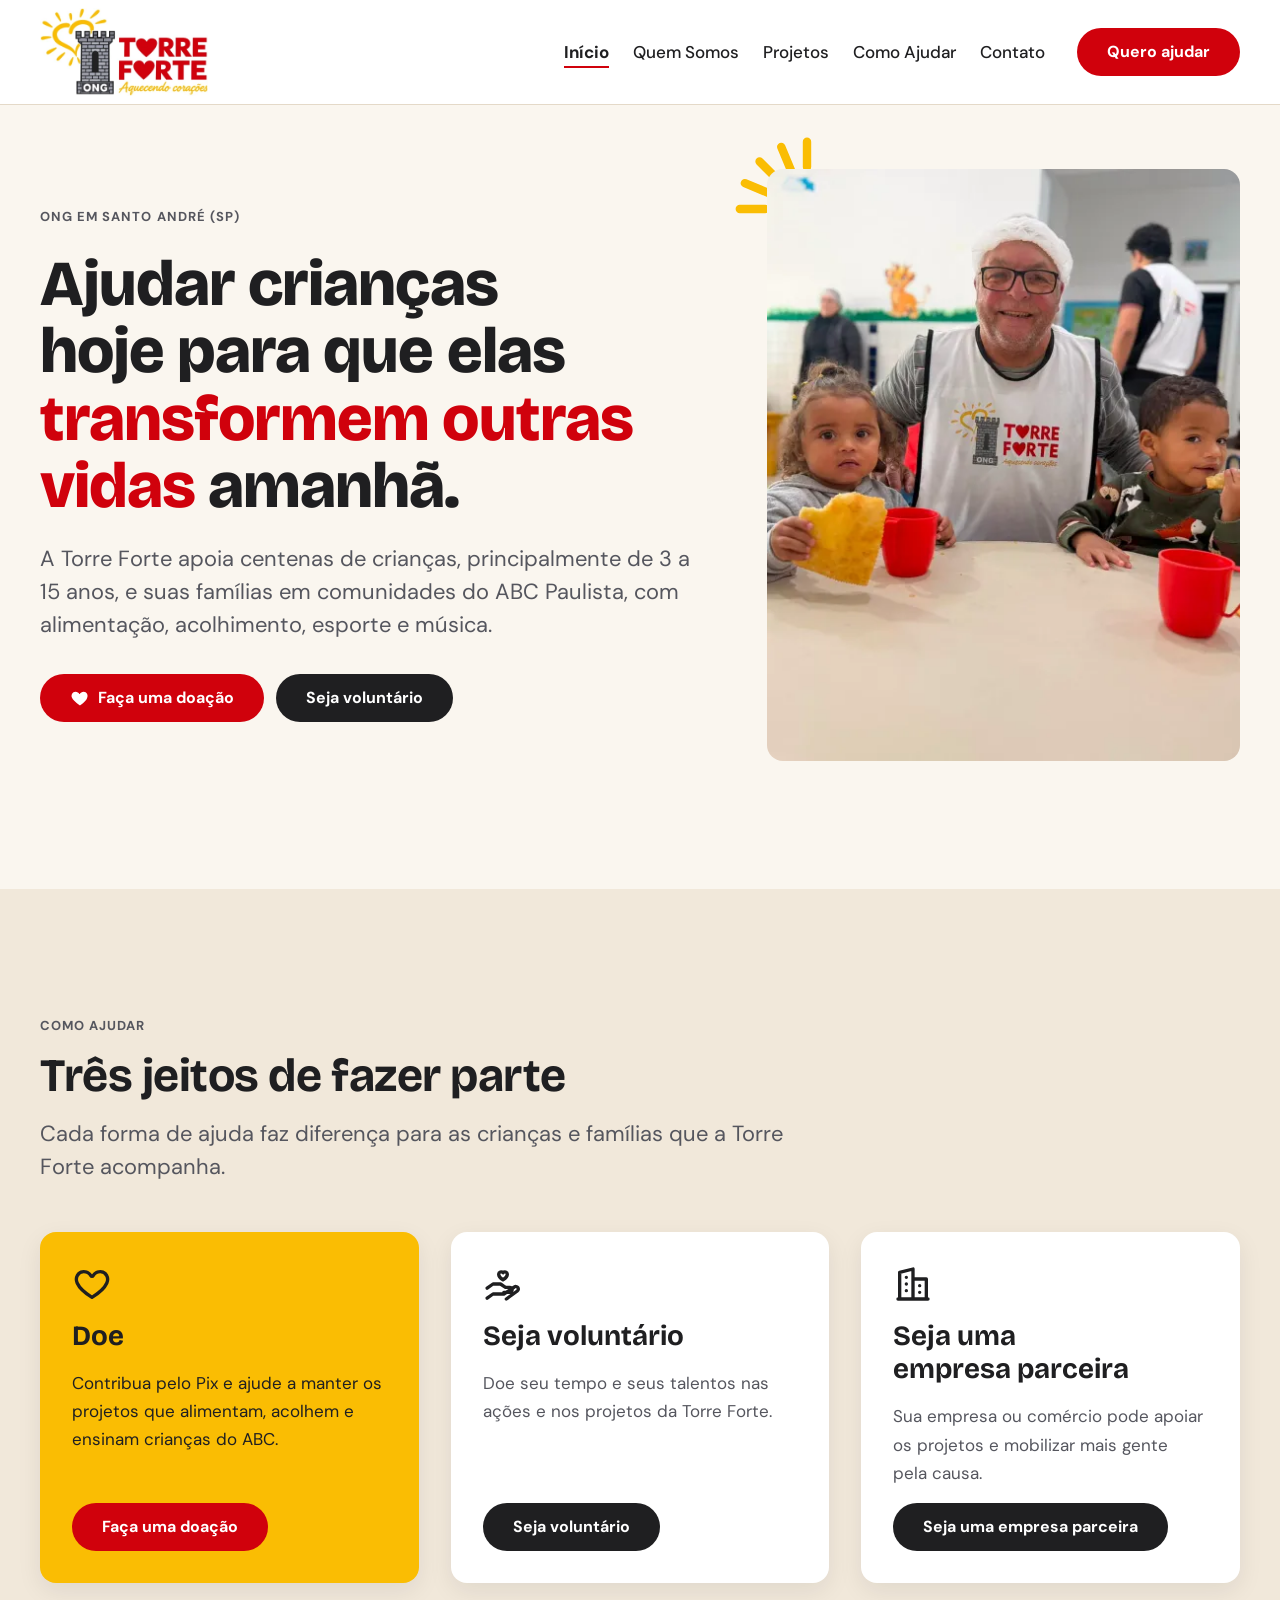
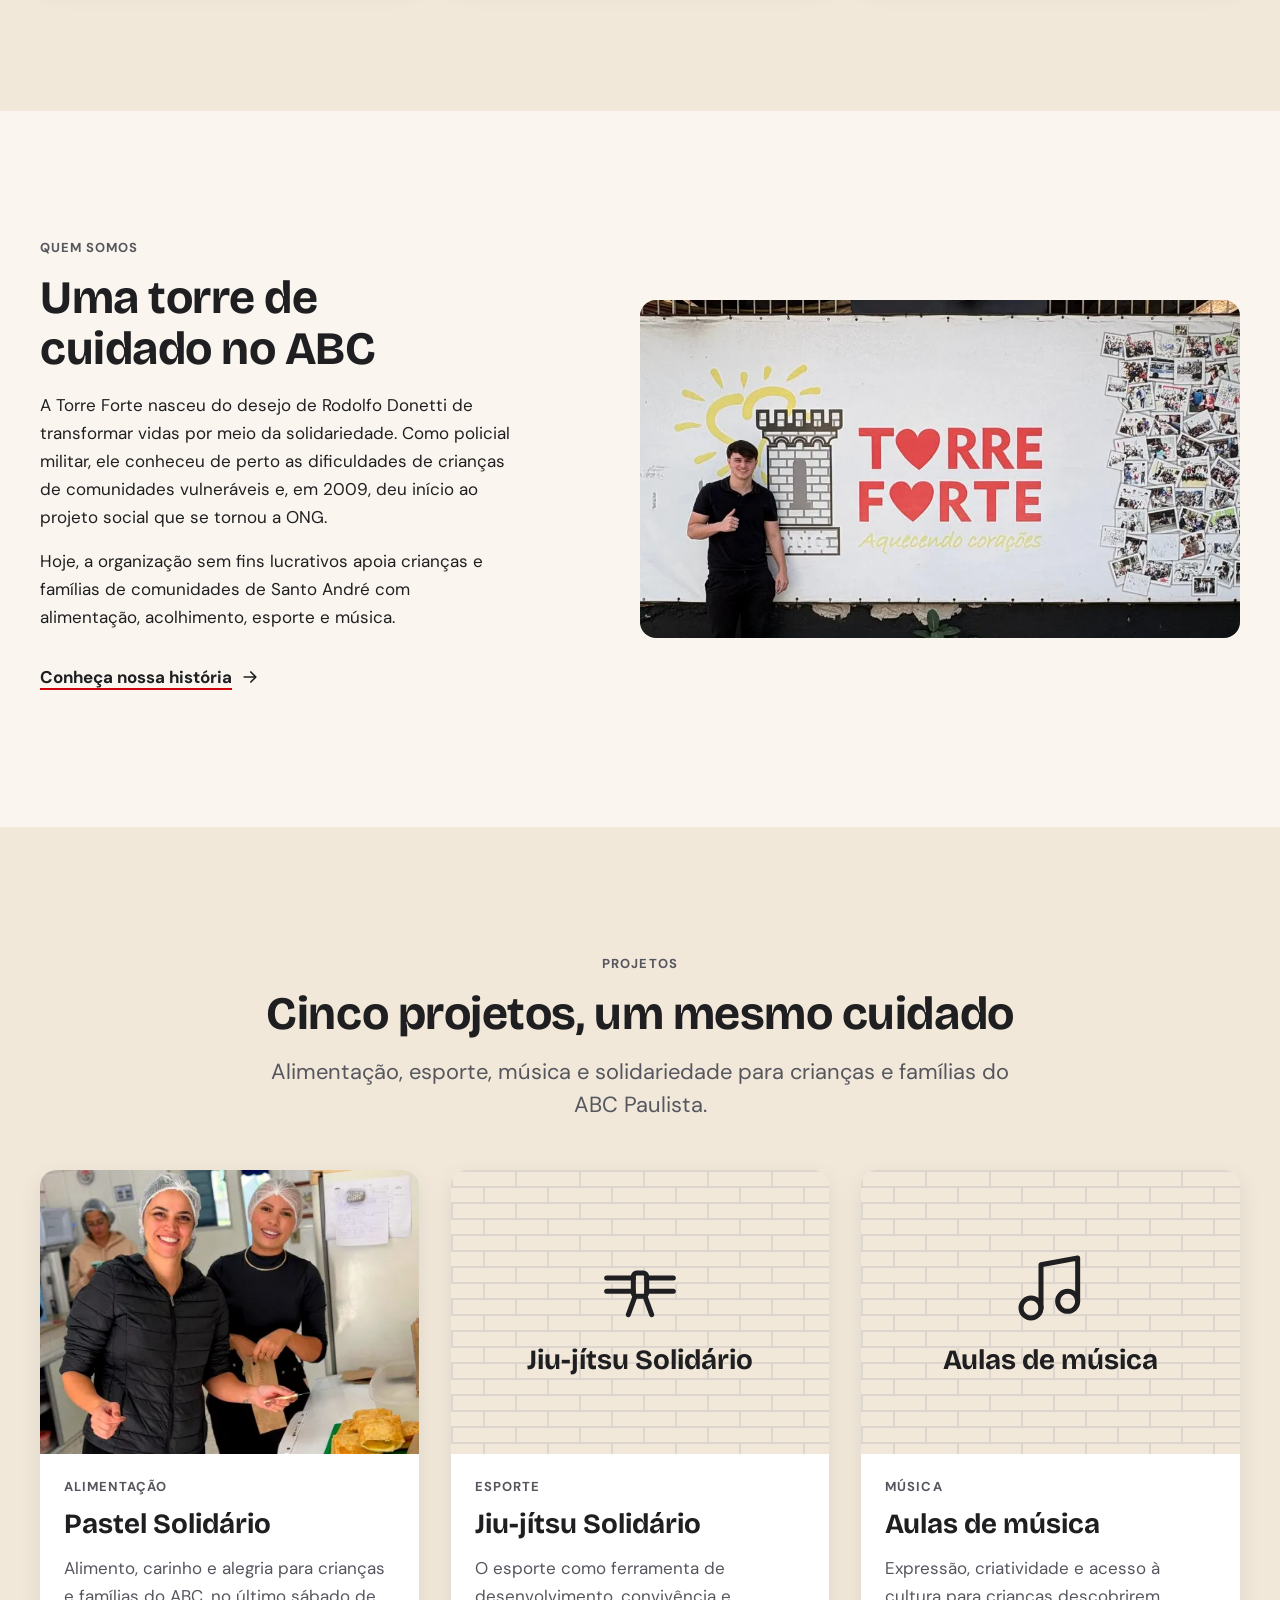
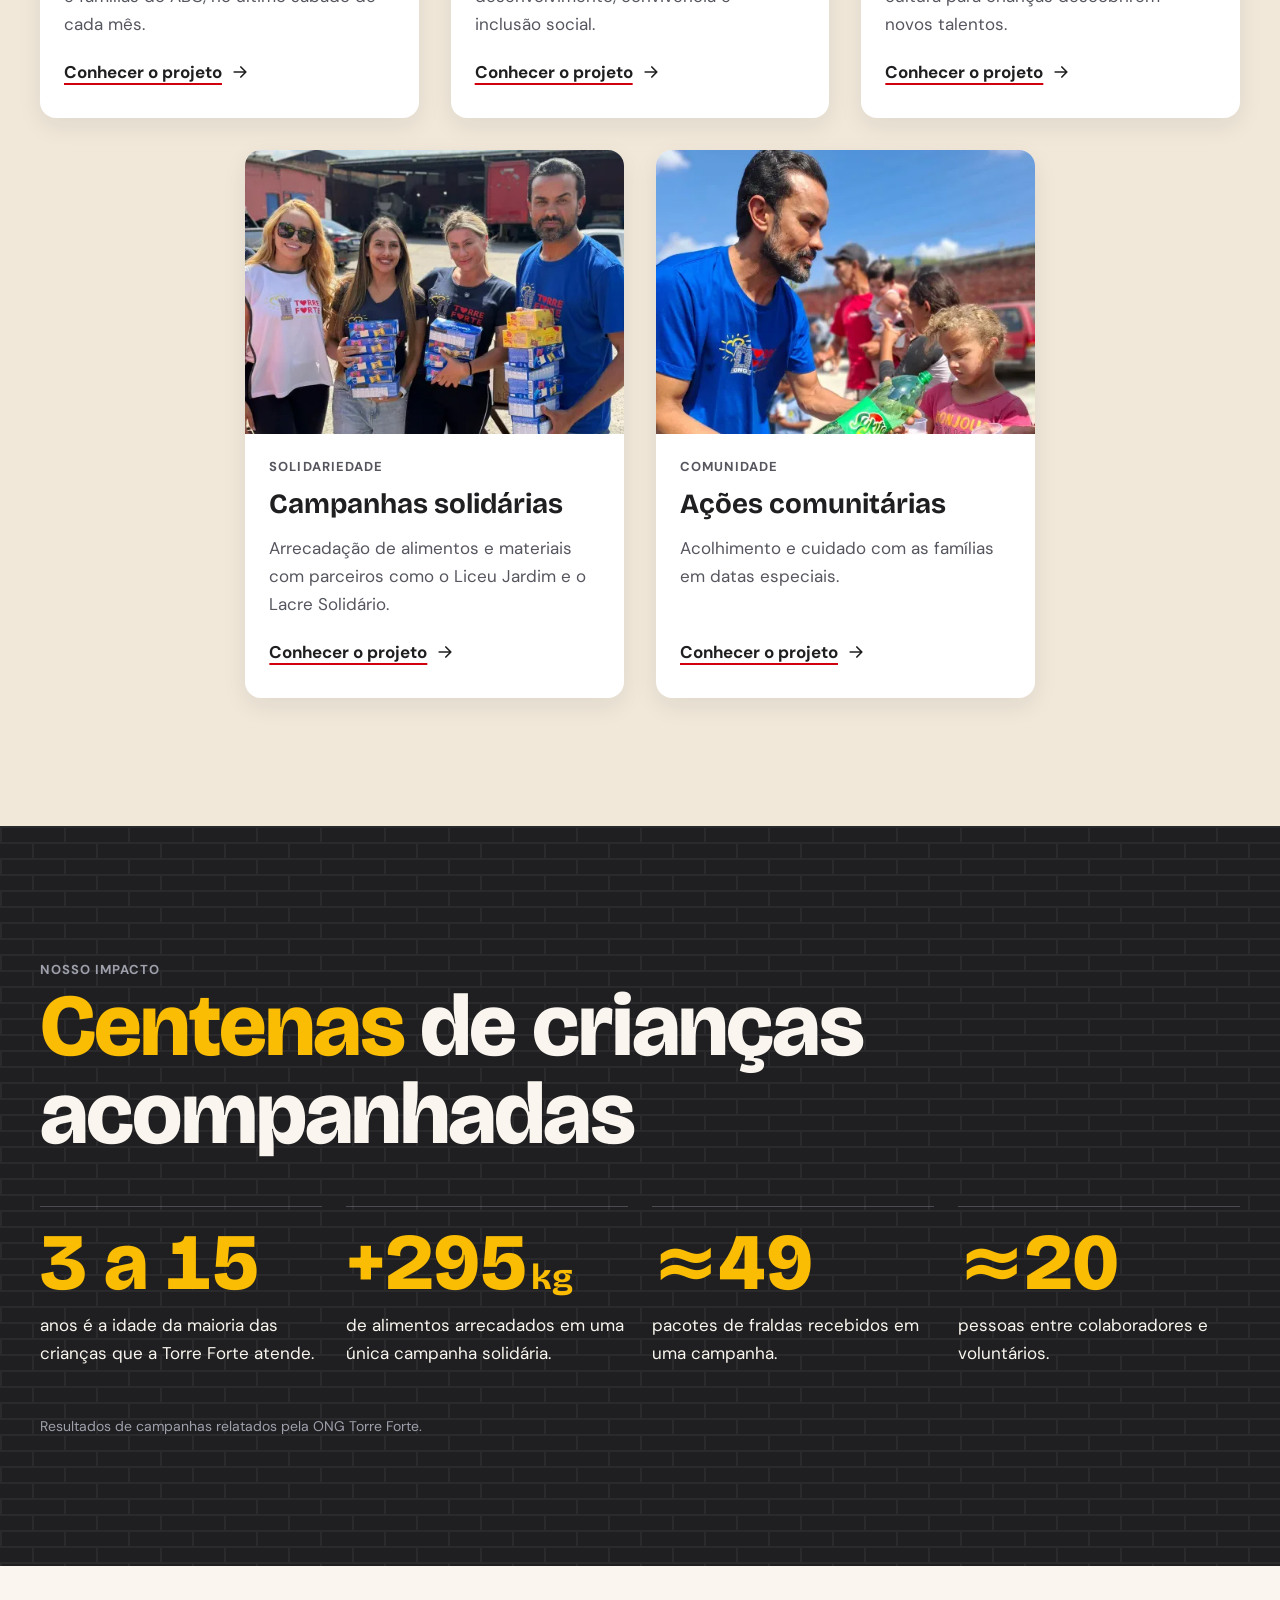
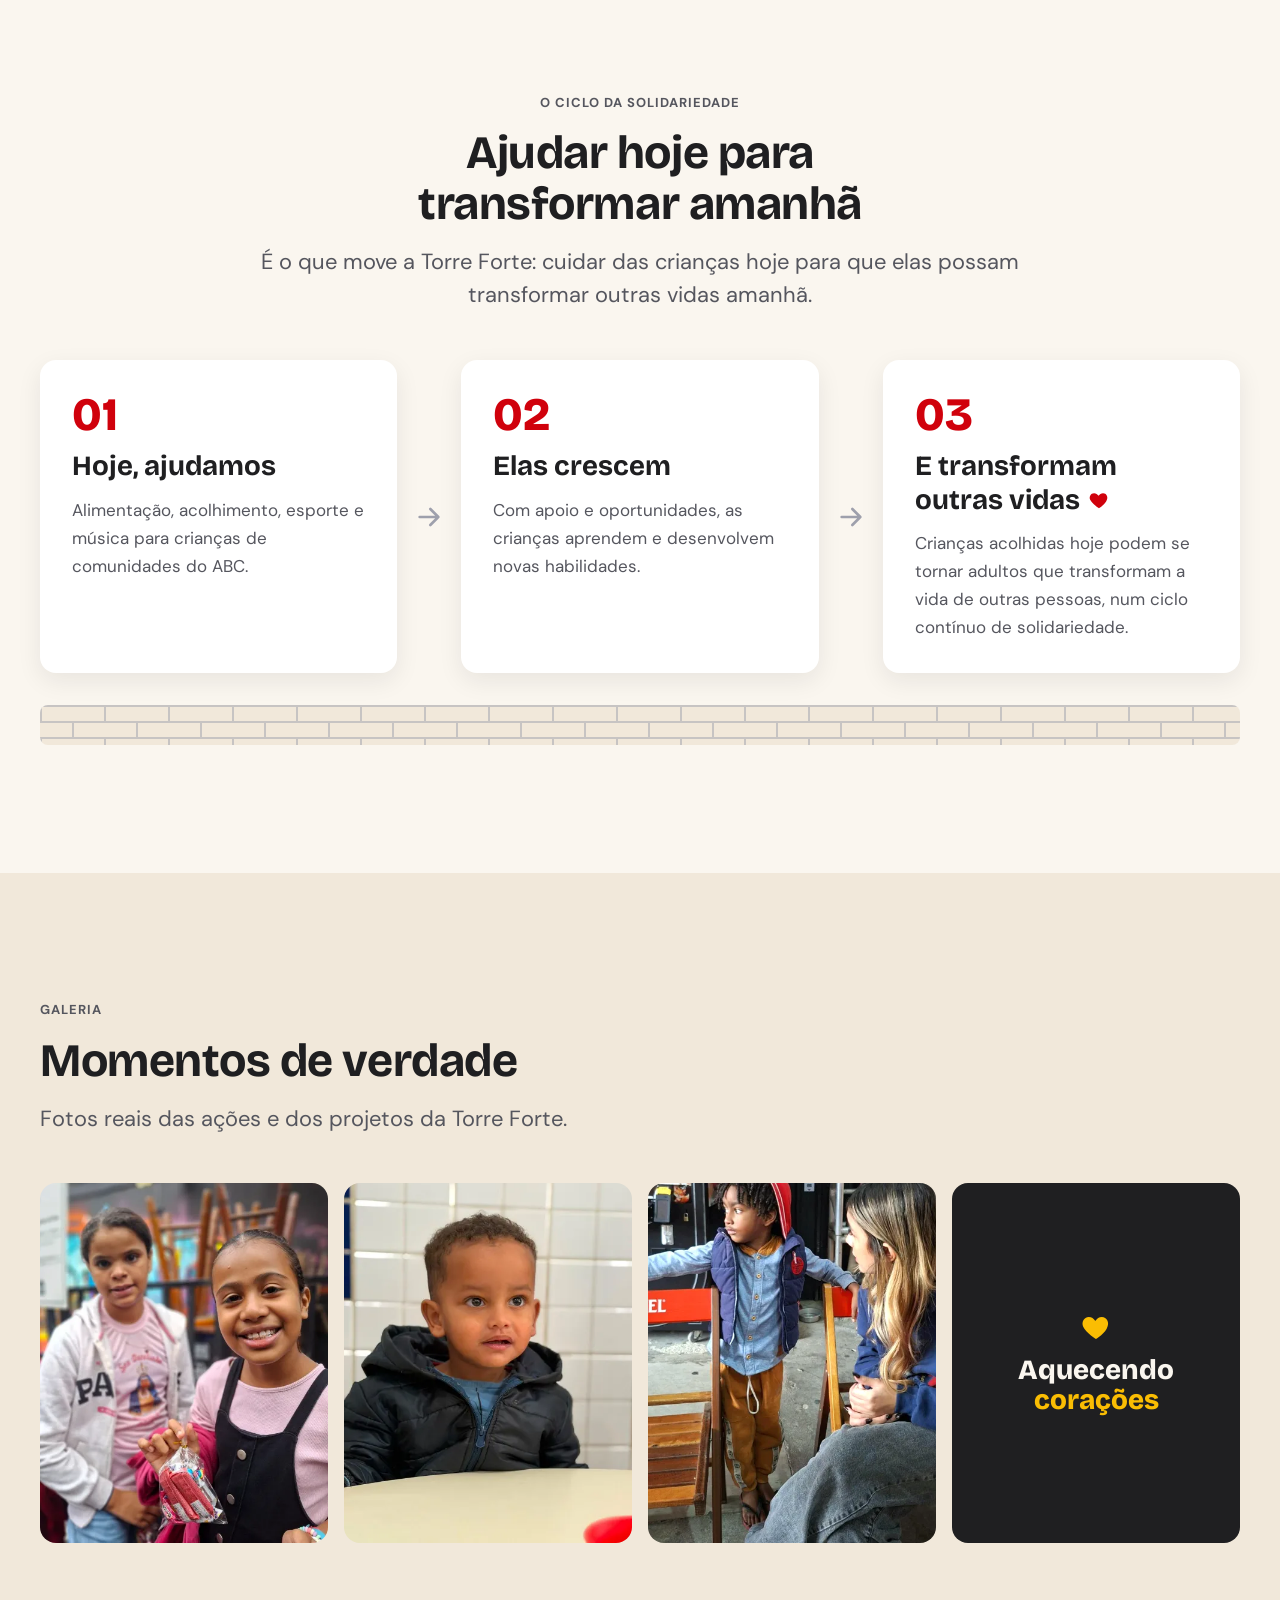
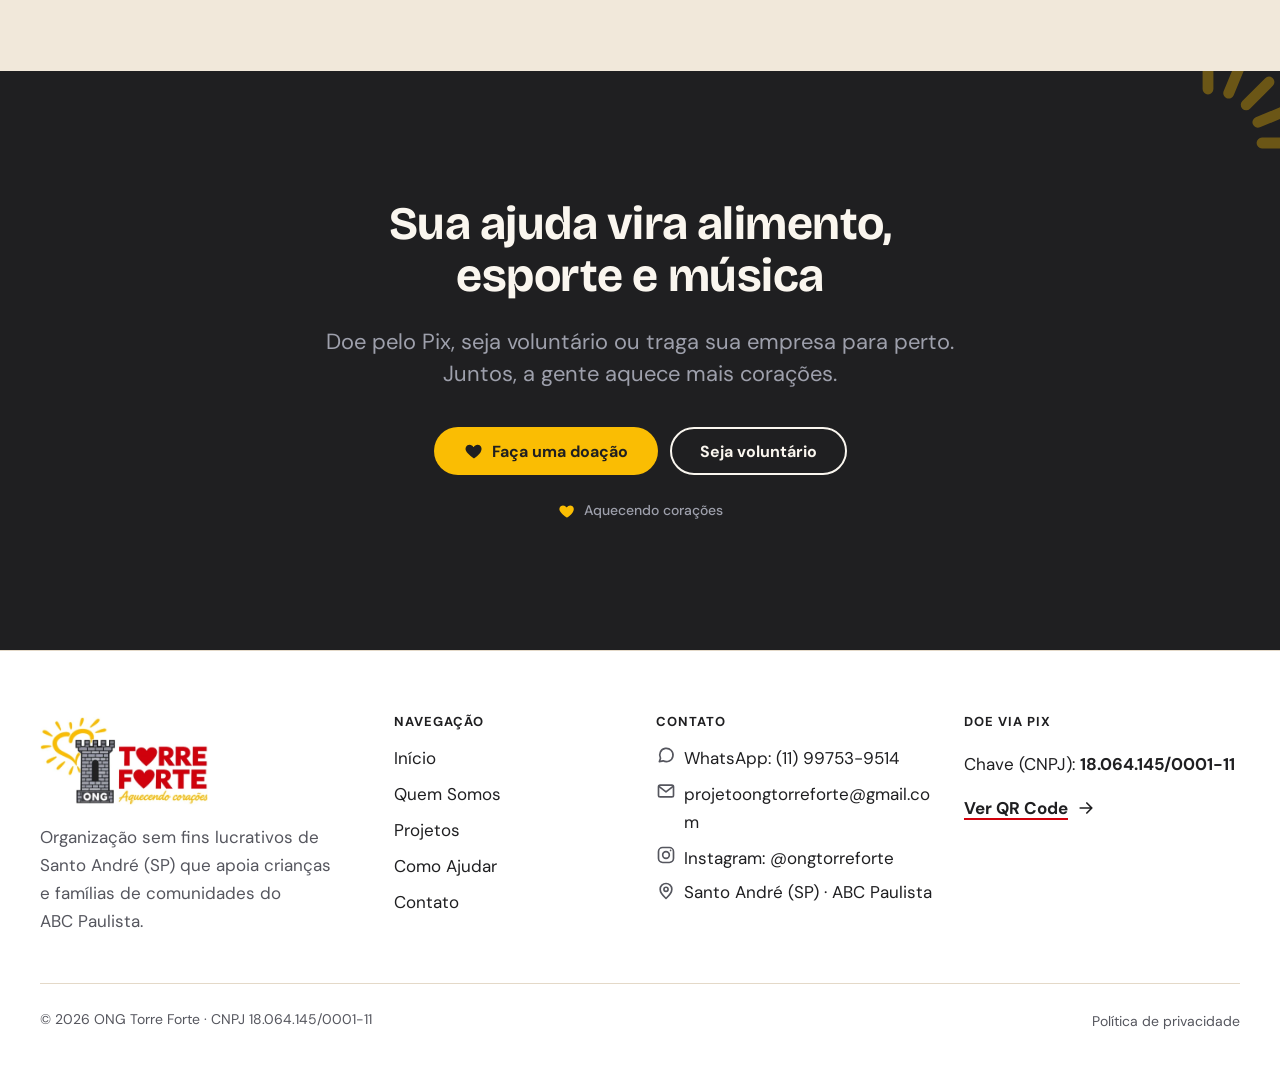
<file: index.html>
<!doctype html>
<html lang="pt-BR">
<head>
  <meta charset="utf-8">
  <meta name="viewport" content="width=device-width, initial-scale=1">
  <title>ONG Torre Forte · Aquecendo corações em Santo André</title>
  <meta name="description" content="A ONG Torre Forte apoia centenas de crianças e suas famílias em comunidades de Santo André e do ABC Paulista com alimentação, esporte, música e acolhimento. Doe, seja voluntário ou seja uma empresa parceira.">
  <meta name="theme-color" content="#FFFFFF">
  <link rel="icon" href="assets/img/favicon.svg" type="image/svg+xml">
  <link rel="icon" href="assets/img/favicon-32.png" sizes="32x32" type="image/png">
  <link rel="apple-touch-icon" href="assets/img/apple-touch-icon.png">
  <meta property="og:type" content="website">
  <meta property="og:locale" content="pt_BR">
  <meta property="og:site_name" content="ONG Torre Forte">
  <meta property="og:title" content="ONG Torre Forte · Aquecendo corações">
  <meta property="og:description" content="Ajudar crianças hoje para que elas transformem outras vidas amanhã. Conheça os projetos e faça parte.">
  <meta property="og:image" content="assets/img/og-torre-forte-1200x630.jpg">
  <meta property="og:image:width" content="1200">
  <meta property="og:image:height" content="630">
  <meta property="og:image:alt" content="Voluntário da Torre Forte sorri entre duas crianças que comem pastel, ao lado do logo da ONG.">
  <meta name="twitter:card" content="summary_large_image">
  <link rel="preload" href="assets/fonts/bricolage-grotesque-latin.woff2" as="font" type="font/woff2" crossorigin>
  <link rel="preload" as="image" type="image/webp" fetchpriority="high"
        imagesrcset="assets/img/fotos/pastel-solidario-voluntario-com-criancas-4x5-480.webp 480w, assets/img/fotos/pastel-solidario-voluntario-com-criancas-4x5-768.webp 768w, assets/img/fotos/pastel-solidario-voluntario-com-criancas-4x5-960.webp 960w"
        imagesizes="(min-width: 1024px) 460px, (min-width: 552px) 520px, calc(100vw - 32px)">
  <link rel="stylesheet" href="assets/css/tokens.css">
  <link rel="stylesheet" href="assets/css/base.css">
  <link rel="stylesheet" href="assets/css/componentes.css">
  <link rel="stylesheet" href="assets/css/paginas.css">
  <script>document.documentElement.classList.add('js');</script>
  <script src="assets/js/main.js" defer></script>
  <script type="application/ld+json">
  {
    "@context": "https://schema.org",
    "@type": "NGO",
    "name": "ONG Torre Forte",
    "slogan": "Aquecendo corações",
    "description": "Organização sem fins lucrativos de Santo André (SP) que apoia crianças e famílias de comunidades em situação de vulnerabilidade social com alimentação, acolhimento, educação e desenvolvimento infantil.",
    "founder": { "@type": "Person", "name": "Rodolfo Donetti" },
    "legalName": "ONG Torre Forte",
    "taxID": "18.064.145/0001-11",
    "telephone": "+55-11-99753-9514",
    "email": "projetoongtorreforte@gmail.com",
    "sameAs": ["https://www.instagram.com/ongtorreforte/"],
    "address": { "@type": "PostalAddress", "addressLocality": "Santo André", "addressRegion": "SP", "addressCountry": "BR" },
    "areaServed": "ABC Paulista"
  }
  </script>
</head>
<body>
  <a class="pular-conteudo" href="#conteudo">Pular para o conteúdo</a>

  <header class="cabecalho">
    <div class="container cabecalho__interno">
      <a class="cabecalho__logo" href="index.html" aria-label="ONG Torre Forte, página inicial">
        <img src="assets/img/marca/logo-torre-forte-400.webp" srcset="assets/img/marca/logo-torre-forte-400.webp 400w, assets/img/marca/logo-torre-forte-640.webp 640w" sizes="(min-width: 1024px) 168px, 128px" width="400" height="208" alt="">
      </a>
      <nav class="nav" id="menu-principal" aria-label="Principal">
        <ul class="nav__lista">
          <li><a href="index.html" aria-current="page">Início</a></li>
          <li><a href="quem-somos.html">Quem Somos</a></li>
          <li><a href="projetos.html">Projetos</a></li>
          <li><a href="como-ajudar.html">Como Ajudar</a></li>
          <li><a href="contato.html">Contato</a></li>
        </ul>
        <div class="nav__ctas">
          <a class="btn btn--primario" href="como-ajudar.html#pix"><svg class="icone icone--cheio" viewBox="0 0 24 24" aria-hidden="true"><path d="M12 21s-7.5-4.6-9.6-9.2C.9 8.4 2.9 4.5 6.6 4.5c2.2 0 3.7 1.2 4.6 2.6.1.2.4.2.6 0 .9-1.4 2.4-2.6 4.6-2.6 3.7 0 5.7 3.9 4.2 7.3C19.5 16.4 12 21 12 21z"/></svg>Faça uma doação</a>
          <a class="btn btn--secundario" href="como-ajudar.html#voluntario">Seja voluntário</a>
        </div>
      </nav>
      <a class="btn btn--primario cabecalho__cta" href="como-ajudar.html">Quero ajudar</a>
      <button class="menu-botao" type="button" aria-expanded="false" aria-controls="menu-principal">
        <svg class="icone icone-menu" viewBox="0 0 24 24" aria-hidden="true"><path d="M4 7h16M4 12h16M4 17h16"/></svg>
        <svg class="icone icone-fechar" viewBox="0 0 24 24" aria-hidden="true"><path d="M6 6l12 12M18 6 6 18"/></svg>
        <span class="menu-botao__texto">Menu</span>
      </button>
    </div>
  </header>

  <main id="conteudo">
    <section class="secao hero" aria-labelledby="titulo-hero" data-gatilho-barra>
      <div class="container hero__grade">
        <div class="hero__texto">
          <p class="rotulo">ONG em Santo André (SP)</p>
          <h1 id="titulo-hero">Ajudar crianças hoje para que elas <span class="destaque">transformem outras vidas</span> amanhã.</h1>
          <p class="lead">A Torre Forte apoia centenas de crianças, principalmente de 3 a 15 anos, e suas famílias em comunidades do ABC Paulista, com alimentação, acolhimento, esporte e música.</p>
          <div class="grupo-botoes">
            <a class="btn btn--primario" href="como-ajudar.html#pix"><svg class="icone icone--cheio" viewBox="0 0 24 24" aria-hidden="true"><path d="M12 21s-7.5-4.6-9.6-9.2C.9 8.4 2.9 4.5 6.6 4.5c2.2 0 3.7 1.2 4.6 2.6.1.2.4.2.6 0 .9-1.4 2.4-2.6 4.6-2.6 3.7 0 5.7 3.9 4.2 7.3C19.5 16.4 12 21 12 21z"/></svg>Faça uma doação</a>
            <a class="btn btn--secundario" href="como-ajudar.html#voluntario">Seja voluntário</a>
          </div>
        </div>
        <div class="hero__midia">
          <span class="raios-sol" aria-hidden="true"><svg class="icone" viewBox="0 0 100 100"><path d="M30 60H12M32.3 48.5l-16.7-6.9M38.8 38.8 26.1 26.1M48.5 32.3l-6.9-16.7M60 30V12"/></svg></span>
          <figure class="foto foto--4x5">
            <img src="assets/img/fotos/pastel-solidario-voluntario-com-criancas-4x5-960.webp"
                 srcset="assets/img/fotos/pastel-solidario-voluntario-com-criancas-4x5-480.webp 480w, assets/img/fotos/pastel-solidario-voluntario-com-criancas-4x5-768.webp 768w, assets/img/fotos/pastel-solidario-voluntario-com-criancas-4x5-960.webp 960w"
                 sizes="(min-width: 1024px) 460px, (min-width: 552px) 520px, calc(100vw - 32px)"
                 width="960" height="1200" fetchpriority="high" decoding="async"
                 alt="Voluntário da Torre Forte, de touca e avental da ONG, sorri sentado à mesa entre duas crianças pequenas que comem pastel.">
          </figure>
        </div>
      </div>
    </section>

    <section class="secao secao--areia" aria-labelledby="titulo-caminhos">
      <div class="container">
        <div class="cabecalho-secao">
          <p class="rotulo">Como ajudar</p>
          <h2 id="titulo-caminhos">Três jeitos de fazer parte</h2>
          <p class="lead">Cada forma de ajuda faz diferença para as crianças e famílias que a Torre Forte acompanha.</p>
        </div>
        <ul class="grade-cards grade-cards--3">
          <li class="card-acao card-acao--sol" data-revelar style="--ordem: 0">
            <svg class="icone card-acao__icone" viewBox="0 0 24 24" aria-hidden="true"><path d="M12 20s-7-4.3-8.9-8.6C1.7 8.2 3.6 4.6 7 4.6c2 0 3.5 1.1 4.3 2.4a.8.8 0 0 0 1.4 0c.8-1.3 2.3-2.4 4.3-2.4 3.4 0 5.3 3.6 3.9 6.8C19 15.7 12 20 12 20z"/></svg>
            <h3>Doe</h3>
            <p>Contribua pelo Pix e ajude a manter os projetos que alimentam, acolhem e ensinam crianças do ABC.</p>
            <a class="btn btn--primario" href="como-ajudar.html#pix">Faça uma doação</a>
          </li>
          <li class="card-acao" data-revelar style="--ordem: 1">
            <svg class="icone card-acao__icone" viewBox="0 0 24 24" aria-hidden="true"><path d="M12 9.5s-2.6-1.6-2.6-3.4A1.5 1.5 0 0 1 12 5.2a1.5 1.5 0 0 1 2.6.9c0 1.8-2.6 3.4-2.6 3.4zM2.5 14.5 6 12h4.5l3 2H16a1.5 1.5 0 0 1 0 3h-3.5M2.5 20.5 6 18h6.5l6.3-4.2a1.5 1.5 0 0 1 1.8 2.4L14 21"/></svg>
            <h3>Seja voluntário</h3>
            <p>Doe seu tempo e seus talentos nas ações e nos projetos da Torre Forte.</p>
            <a class="btn btn--secundario" href="como-ajudar.html#voluntario">Seja voluntário</a>
          </li>
          <li class="card-acao" data-revelar style="--ordem: 2">
            <svg class="icone card-acao__icone" viewBox="0 0 24 24" aria-hidden="true"><path d="M4 21V5l8-2v18M12 9h8v12M3 21h18M8 8h.01M8 12h.01M8 16h.01M16 13h.01M16 17h.01"/></svg>
            <h3>Seja uma empresa parceira</h3>
            <p>Sua empresa ou comércio pode apoiar os projetos e mobilizar mais gente pela causa.</p>
            <a class="btn btn--secundario" href="como-ajudar.html#empresas">Seja uma empresa parceira</a>
          </li>
        </ul>
      </div>
    </section>

    <section class="secao" aria-labelledby="titulo-quem-somos">
      <div class="container bloco">
        <div class="bloco__texto">
          <p class="rotulo">Quem somos</p>
          <h2 id="titulo-quem-somos">Uma torre de cuidado no ABC</h2>
          <p>A Torre Forte nasceu do desejo de Rodolfo Donetti de transformar vidas por meio da solidariedade. Como policial militar, ele conheceu de perto as dificuldades de crianças de comunidades vulneráveis e, em 2009, deu início ao projeto social que se tornou a ONG.</p>
          <p>Hoje, a organização sem fins lucrativos apoia crianças e famílias de comunidades de Santo André com alimentação, acolhimento, esporte e música.</p>
          <a class="link-seta" href="quem-somos.html">Conheça nossa história<svg class="icone" viewBox="0 0 24 24" aria-hidden="true"><path d="M5 12h14M13 6l6 6-6 6"/></svg></a>
        </div>
        <div class="bloco__midia" data-revelar>
          <figure class="foto foto--4x5-16x9">
            <picture>
              <source media="(min-width: 1024px)" type="image/webp"
                      srcset="assets/img/fotos/sede-fachada-painel-torre-forte-16x9-480.webp 480w, assets/img/fotos/sede-fachada-painel-torre-forte-16x9-960.webp 960w"
                      sizes="600px">
              <img src="assets/img/fotos/sede-fachada-painel-torre-forte-4x5-720.webp"
                   srcset="assets/img/fotos/sede-fachada-painel-torre-forte-4x5-480.webp 480w, assets/img/fotos/sede-fachada-painel-torre-forte-4x5-720.webp 720w"
                   sizes="(min-width: 512px) 480px, calc(100vw - 32px)"
                   width="720" height="900" loading="lazy" decoding="async"
                   alt="Jovem faz sinal de positivo ao lado de um painel com o logo da Torre Forte na fachada da sede da ONG, em Santo André.">
            </picture>
          </figure>
        </div>
      </div>
    </section>

    <section class="secao secao--areia" aria-labelledby="titulo-projetos">
      <div class="container">
        <div class="cabecalho-secao cabecalho-secao--centro">
          <p class="rotulo">Projetos</p>
          <h2 id="titulo-projetos">Cinco projetos, um mesmo cuidado</h2>
          <p class="lead">Alimentação, esporte, música e solidariedade para crianças e famílias do ABC Paulista.</p>
        </div>
        <ul class="grade-cards grade-cards--centro">
          <li class="card-projeto" data-revelar style="--ordem: 0">
            <div class="card-projeto__midia">
              <img src="assets/img/fotos/pastel-solidario-equipe-cozinha-4x3-768.webp"
                   srcset="assets/img/fotos/pastel-solidario-equipe-cozinha-4x3-480.webp 480w, assets/img/fotos/pastel-solidario-equipe-cozinha-4x3-768.webp 768w"
                   sizes="(min-width: 1024px) 370px, (min-width: 768px) 45vw, calc(100vw - 32px)"
                   width="768" height="576" loading="lazy" decoding="async"
                   alt="Duas integrantes da equipe da Torre Forte, de touca descartável, sorriem na cozinha ao lado de bandejas com pastéis fritos.">
            </div>
            <div class="card-projeto__corpo">
              <p class="rotulo">Alimentação</p>
              <h3>Pastel Solidário</h3>
              <p>Alimento, carinho e alegria para crianças e famílias do ABC, no último sábado de cada mês.</p>
              <a class="link-seta" href="projetos.html#pastel-solidario">Conhecer o projeto<span class="sr-only"> Pastel Solidário</span><svg class="icone" viewBox="0 0 24 24" aria-hidden="true"><path d="M5 12h14M13 6l6 6-6 6"/></svg></a>
            </div>
          </li>
          <li class="card-projeto" data-revelar style="--ordem: 1">
            <div class="card-projeto__midia">
              <div class="painel-projeto" aria-hidden="true">
                <svg class="icone" viewBox="0 0 24 24"><path d="M2 9h8M14 9h8M2 13h8M14 13h8"/><rect x="10" y="7.5" width="4" height="7" rx="1"/><path d="M10.5 14.5 8.5 20M13.5 14.5l2 5.5"/></svg>
                <span class="painel-projeto__nome">Jiu-jítsu Solidário</span>
              </div>
            </div>
            <div class="card-projeto__corpo">
              <p class="rotulo">Esporte</p>
              <h3>Jiu-jítsu Solidário</h3>
              <p>O esporte como ferramenta de desenvolvimento, convivência e inclusão social.</p>
              <a class="link-seta" href="projetos.html#jiu-jitsu-solidario">Conhecer o projeto<span class="sr-only"> Jiu-jítsu Solidário</span><svg class="icone" viewBox="0 0 24 24" aria-hidden="true"><path d="M5 12h14M13 6l6 6-6 6"/></svg></a>
            </div>
          </li>
          <li class="card-projeto" data-revelar style="--ordem: 2">
            <div class="card-projeto__midia">
              <div class="painel-projeto" aria-hidden="true">
                <svg class="icone" viewBox="0 0 24 24"><path d="M9 18V5l11-2v13"/><circle cx="6" cy="18" r="3"/><circle cx="17" cy="16" r="3"/></svg>
                <span class="painel-projeto__nome">Aulas de música</span>
              </div>
            </div>
            <div class="card-projeto__corpo">
              <p class="rotulo">Música</p>
              <h3>Aulas de música</h3>
              <p>Expressão, criatividade e acesso à cultura para crianças descobrirem novos talentos.</p>
              <a class="link-seta" href="projetos.html#aulas-de-musica">Conhecer o projeto<span class="sr-only"> Aulas de música</span><svg class="icone" viewBox="0 0 24 24" aria-hidden="true"><path d="M5 12h14M13 6l6 6-6 6"/></svg></a>
            </div>
          </li>
          <li class="card-projeto" data-revelar style="--ordem: 3">
            <div class="card-projeto__midia">
              <img src="assets/img/fotos/campanha-voluntarios-doacao-alimentos-4x3-768.webp"
                   srcset="assets/img/fotos/campanha-voluntarios-doacao-alimentos-4x3-480.webp 480w, assets/img/fotos/campanha-voluntarios-doacao-alimentos-4x3-768.webp 768w"
                   sizes="(min-width: 1024px) 370px, (min-width: 768px) 45vw, calc(100vw - 32px)"
                   width="768" height="576" loading="lazy" decoding="async"
                   alt="Quatro voluntários com camisetas da Torre Forte seguram pilhas de caixas de biscoitos em um pátio ao ar livre.">
            </div>
            <div class="card-projeto__corpo">
              <p class="rotulo">Solidariedade</p>
              <h3>Campanhas solidárias</h3>
              <p>Arrecadação de alimentos e materiais com parceiros como o Liceu Jardim e o Lacre Solidário.</p>
              <a class="link-seta" href="projetos.html#campanhas-solidarias">Conhecer o projeto<span class="sr-only"> Campanhas solidárias</span><svg class="icone" viewBox="0 0 24 24" aria-hidden="true"><path d="M5 12h14M13 6l6 6-6 6"/></svg></a>
            </div>
          </li>
          <li class="card-projeto" data-revelar style="--ordem: 4">
            <div class="card-projeto__midia">
              <img src="assets/img/fotos/acao-comunitaria-servindo-criancas-4x3-768.webp"
                   srcset="assets/img/fotos/acao-comunitaria-servindo-criancas-4x3-480.webp 480w, assets/img/fotos/acao-comunitaria-servindo-criancas-4x3-768.webp 768w"
                   sizes="(min-width: 1024px) 370px, (min-width: 768px) 45vw, calc(100vw - 32px)"
                   width="768" height="576" loading="lazy" decoding="async"
                   style="object-position: 50% 15%"
                   alt="Integrante da Torre Forte, de camiseta azul da ONG, serve bebida em copos plásticos para crianças em fila ao ar livre.">
            </div>
            <div class="card-projeto__corpo">
              <p class="rotulo">Comunidade</p>
              <h3>Ações comunitárias</h3>
              <p>Acolhimento e cuidado com as famílias em datas especiais.</p>
              <a class="link-seta" href="projetos.html#acoes-comunitarias">Conhecer o projeto<span class="sr-only"> Ações comunitárias</span><svg class="icone" viewBox="0 0 24 24" aria-hidden="true"><path d="M5 12h14M13 6l6 6-6 6"/></svg></a>
            </div>
          </li>
        </ul>
      </div>
    </section>

    <section class="secao secao--escura impacto" aria-labelledby="titulo-impacto">
      <div class="container">
        <p class="rotulo">Nosso impacto</p>
        <h2 class="display impacto__frase" id="titulo-impacto"><span class="destaque">Centenas</span> de crianças acompanhadas</h2>
        <ul class="impacto__grade">
          <li class="impacto__item" data-revelar style="--ordem: 0">
            <span class="impacto__valor">3 a 15</span>
            <span class="impacto__legenda">anos é a idade da maioria das crianças que a Torre Forte atende.</span>
          </li>
          <li class="impacto__item" data-revelar style="--ordem: 1">
            <span class="impacto__valor">+<span data-contar="300">300</span><small>kg</small></span>
            <span class="impacto__legenda">de alimentos arrecadados em uma única campanha solidária.</span>
          </li>
          <li class="impacto__item" data-revelar style="--ordem: 2">
            <span class="impacto__valor">≈<span data-contar="50">50</span></span>
            <span class="impacto__legenda">pacotes de fraldas recebidos em uma campanha.</span>
          </li>
          <li class="impacto__item" data-revelar style="--ordem: 3">
            <span class="impacto__valor">≈<span data-contar="20">20</span></span>
            <span class="impacto__legenda">pessoas entre colaboradores e voluntários.</span>
          </li>
        </ul>
        <p class="impacto__nota">Resultados de campanhas relatados pela ONG Torre Forte.</p>
      </div>
    </section>

    <section class="secao" aria-labelledby="titulo-ciclo">
      <div class="container">
        <div class="cabecalho-secao cabecalho-secao--centro">
          <p class="rotulo">O ciclo da solidariedade</p>
          <h2 id="titulo-ciclo">Ajudar hoje para transformar amanhã</h2>
          <p class="lead">É o que move a Torre Forte: cuidar das crianças hoje para que elas possam transformar outras vidas amanhã.</p>
        </div>
        <ol class="ciclo__passos">
          <li class="ciclo__passo" data-revelar style="--ordem: 0">
            <span class="ciclo__numero" aria-hidden="true">01</span>
            <h3>Hoje, ajudamos</h3>
            <p>Alimentação, acolhimento, esporte e música para crianças de comunidades do ABC.</p>
          </li>
          <li class="ciclo__passo" data-revelar style="--ordem: 1">
            <span class="ciclo__numero" aria-hidden="true">02</span>
            <h3>Elas crescem</h3>
            <p>Com apoio e oportunidades, as crianças aprendem e desenvolvem novas habilidades.</p>
          </li>
          <li class="ciclo__passo" data-revelar style="--ordem: 2">
            <span class="ciclo__numero" aria-hidden="true">03</span>
            <h3>E transformam outras vidas<svg class="icone icone--cheio" viewBox="0 0 24 24" aria-hidden="true"><path d="M12 21s-7.5-4.6-9.6-9.2C.9 8.4 2.9 4.5 6.6 4.5c2.2 0 3.7 1.2 4.6 2.6.1.2.4.2.6 0 .9-1.4 2.4-2.6 4.6-2.6 3.7 0 5.7 3.9 4.2 7.3C19.5 16.4 12 21 12 21z"/></svg></h3>
            <p>Crianças acolhidas hoje podem se tornar adultos que transformam a vida de outras pessoas, num ciclo contínuo de solidariedade.</p>
          </li>
        </ol>
        <div class="faixa-tijolos" aria-hidden="true"></div>
      </div>
    </section>

    <section class="secao secao--areia" aria-labelledby="titulo-galeria">
      <div class="container">
        <div class="cabecalho-secao">
          <p class="rotulo">Galeria</p>
          <h2 id="titulo-galeria">Momentos de verdade</h2>
          <p class="lead">Fotos reais das ações e dos projetos da Torre Forte.</p>
        </div>
        <ul class="galeria__grade">
          <li data-revelar style="--ordem: 0">
            <figure class="foto foto--1x1-4x5">
              <picture>
                <source media="(min-width: 768px)" type="image/webp"
                        srcset="assets/img/fotos/criancas-sorrindo-com-doces-4x5-480.webp 480w, assets/img/fotos/criancas-sorrindo-com-doces-4x5-880.webp 880w"
                        sizes="(min-width: 1024px) 280px, 45vw">
                <img src="assets/img/fotos/criancas-sorrindo-com-doces-1x1-480.webp"
                     srcset="assets/img/fotos/criancas-sorrindo-com-doces-1x1-480.webp 480w, assets/img/fotos/criancas-sorrindo-com-doces-1x1-880.webp 880w"
                     sizes="50vw" width="480" height="480" loading="lazy" decoding="async"
                     alt="Duas crianças sorriem para a câmera; a da frente segura um saquinho com doces.">
              </picture>
            </figure>
          </li>
          <li data-revelar style="--ordem: 1">
            <figure class="foto foto--1x1-4x5">
              <picture>
                <source media="(min-width: 768px)" type="image/webp"
                        srcset="assets/img/fotos/crianca-retrato-a-mesa-4x5-480.webp 480w, assets/img/fotos/crianca-retrato-a-mesa-4x5-960.webp 960w"
                        sizes="(min-width: 1024px) 280px, 45vw">
                <img src="assets/img/fotos/crianca-retrato-a-mesa-1x1-480.webp"
                     srcset="assets/img/fotos/crianca-retrato-a-mesa-1x1-480.webp 480w, assets/img/fotos/crianca-retrato-a-mesa-1x1-960.webp 960w"
                     sizes="50vw" width="480" height="480" loading="lazy" decoding="async"
                     alt="Criança pequena de casaco escuro, sentada à mesa, olha atenta para o lado.">
              </picture>
            </figure>
          </li>
          <li data-revelar style="--ordem: 2">
            <figure class="foto foto--1x1-4x5">
              <picture>
                <source media="(min-width: 768px)" type="image/webp"
                        srcset="assets/img/fotos/crianca-acompanhada-por-adulta-4x5-480.webp 480w, assets/img/fotos/crianca-acompanhada-por-adulta-4x5-768.webp 768w"
                        sizes="(min-width: 1024px) 280px, 45vw">
                <img src="assets/img/fotos/crianca-acompanhada-por-adulta-1x1-480.webp"
                     srcset="assets/img/fotos/crianca-acompanhada-por-adulta-1x1-480.webp 480w, assets/img/fotos/crianca-acompanhada-por-adulta-1x1-768.webp 768w"
                     sizes="50vw" width="480" height="480" loading="lazy" decoding="async"
                     alt="Uma mulher sentada observa com atenção uma criança pequena de capuz vermelho, em pé ao seu lado.">
              </picture>
            </figure>
          </li>
          <li data-revelar style="--ordem: 3">
            <div class="galeria__slogan">
              <svg class="icone icone--cheio" viewBox="0 0 24 24" aria-hidden="true"><path d="M12 21s-7.5-4.6-9.6-9.2C.9 8.4 2.9 4.5 6.6 4.5c2.2 0 3.7 1.2 4.6 2.6.1.2.4.2.6 0 .9-1.4 2.4-2.6 4.6-2.6 3.7 0 5.7 3.9 4.2 7.3C19.5 16.4 12 21 12 21z"/></svg>
              <p>Aquecendo <span>corações</span></p>
            </div>
          </li>
        </ul>
      </div>
    </section>

    <section class="secao secao--escura cta-final" aria-labelledby="titulo-cta" data-oculta-barra>
      <span class="raios-sol raios-sol--direita" aria-hidden="true"><svg class="icone" viewBox="0 0 100 100"><path d="M30 60H12M32.3 48.5l-16.7-6.9M38.8 38.8 26.1 26.1M48.5 32.3l-6.9-16.7M60 30V12"/></svg></span>
      <div class="container cta-final__conteudo">
        <h2 id="titulo-cta">Sua ajuda vira alimento, esporte e música</h2>
        <p class="lead">Doe pelo Pix, seja voluntário ou traga sua empresa para perto. Juntos, a gente aquece mais corações.</p>
        <div class="grupo-botoes">
          <a class="btn btn--primario" href="como-ajudar.html#pix"><svg class="icone icone--cheio" viewBox="0 0 24 24" aria-hidden="true"><path d="M12 21s-7.5-4.6-9.6-9.2C.9 8.4 2.9 4.5 6.6 4.5c2.2 0 3.7 1.2 4.6 2.6.1.2.4.2.6 0 .9-1.4 2.4-2.6 4.6-2.6 3.7 0 5.7 3.9 4.2 7.3C19.5 16.4 12 21 12 21z"/></svg>Faça uma doação</a>
          <a class="btn btn--contorno" href="como-ajudar.html#voluntario">Seja voluntário</a>
        </div>
        <p class="cta-final__assinatura"><svg class="icone icone--cheio" viewBox="0 0 24 24" aria-hidden="true"><path d="M12 21s-7.5-4.6-9.6-9.2C.9 8.4 2.9 4.5 6.6 4.5c2.2 0 3.7 1.2 4.6 2.6.1.2.4.2.6 0 .9-1.4 2.4-2.6 4.6-2.6 3.7 0 5.7 3.9 4.2 7.3C19.5 16.4 12 21 12 21z"/></svg>Aquecendo corações</p>
      </div>
    </section>
  </main>

  <footer class="rodape" data-oculta-barra>
    <div class="container">
      <div class="rodape__grade">
        <div class="rodape__marca">
          <a href="index.html" aria-label="ONG Torre Forte, página inicial">
            <img src="assets/img/marca/logo-torre-forte-400.webp" width="400" height="208" loading="lazy" decoding="async" alt="">
          </a>
          <p>Organização sem fins lucrativos de Santo André (SP) que apoia crianças e famílias de comunidades do ABC Paulista.</p>
        </div>
        <div>
          <h2 class="rodape__titulo">Navegação</h2>
          <ul class="rodape__lista">
            <li><a href="index.html">Início</a></li>
            <li><a href="quem-somos.html">Quem Somos</a></li>
            <li><a href="projetos.html">Projetos</a></li>
            <li><a href="como-ajudar.html">Como Ajudar</a></li>
            <li><a href="contato.html">Contato</a></li>
          </ul>
        </div>
        <div>
          <h2 class="rodape__titulo">Contato</h2>
          <ul class="rodape__lista">
            <li><svg class="icone" viewBox="0 0 24 24" aria-hidden="true"><path d="M4 20l1.4-4.2A8 8 0 1 1 8.6 19z"/></svg><a href="https://wa.me/5511997539514?text=Ol%C3%A1!%20Vim%20pelo%20site%20da%20Torre%20Forte%20e%20quero%20ajudar." target="_blank" rel="noopener">WhatsApp: (11) 99753-9514<span class="sr-only"> (abre em nova aba)</span></a></li>
            <li><svg class="icone" viewBox="0 0 24 24" aria-hidden="true"><rect x="3" y="5" width="18" height="14" rx="2"/><path d="M3.5 6.5 12 13l8.5-6.5"/></svg><a href="mailto:projetoongtorreforte@gmail.com">projetoongtorreforte@gmail.com</a></li>
            <li><svg class="icone" viewBox="0 0 24 24" aria-hidden="true"><rect x="3" y="3" width="18" height="18" rx="5"/><circle cx="12" cy="12" r="4"/><path d="M17.5 6.5h.01"/></svg><a href="https://www.instagram.com/ongtorreforte/" target="_blank" rel="noopener">Instagram: @ongtorreforte<span class="sr-only"> (abre em nova aba)</span></a></li>
            <li><svg class="icone" viewBox="0 0 24 24" aria-hidden="true"><path d="M12 21s-7-6.2-7-11a7 7 0 0 1 14 0c0 4.8-7 11-7 11z"/><circle cx="12" cy="10" r="2.5"/></svg><span>Santo André (SP) · ABC Paulista</span></li>
          </ul>
        </div>
        <div class="rodape__pix">
          <h2 class="rodape__titulo">Doe via Pix</h2>
          <p>Chave (CNPJ): <strong>18.064.145/0001-11</strong></p>
          <a class="link-seta" href="como-ajudar.html#pix">Ver QR Code<svg class="icone" viewBox="0 0 24 24" aria-hidden="true"><path d="M5 12h14M13 6l6 6-6 6"/></svg></a>
        </div>
      </div>
      <div class="rodape__base">
        <p>© 2026 ONG Torre Forte · CNPJ 18.064.145/0001-11</p>
        <a href="politica-de-privacidade.html">Política de privacidade</a>
      </div>
    </div>
  </footer>

  <div class="barra-doacao" role="region" aria-label="Doação rápida">
    <p class="barra-doacao__texto">Ajude a aquecer corações</p>
    <a class="btn" href="como-ajudar.html#pix"><svg class="icone icone--cheio" viewBox="0 0 24 24" aria-hidden="true"><path d="M12 21s-7.5-4.6-9.6-9.2C.9 8.4 2.9 4.5 6.6 4.5c2.2 0 3.7 1.2 4.6 2.6.1.2.4.2.6 0 .9-1.4 2.4-2.6 4.6-2.6 3.7 0 5.7 3.9 4.2 7.3C19.5 16.4 12 21 12 21z"/></svg>Faça uma doação</a>
  </div>
</body>
</html>
</file>
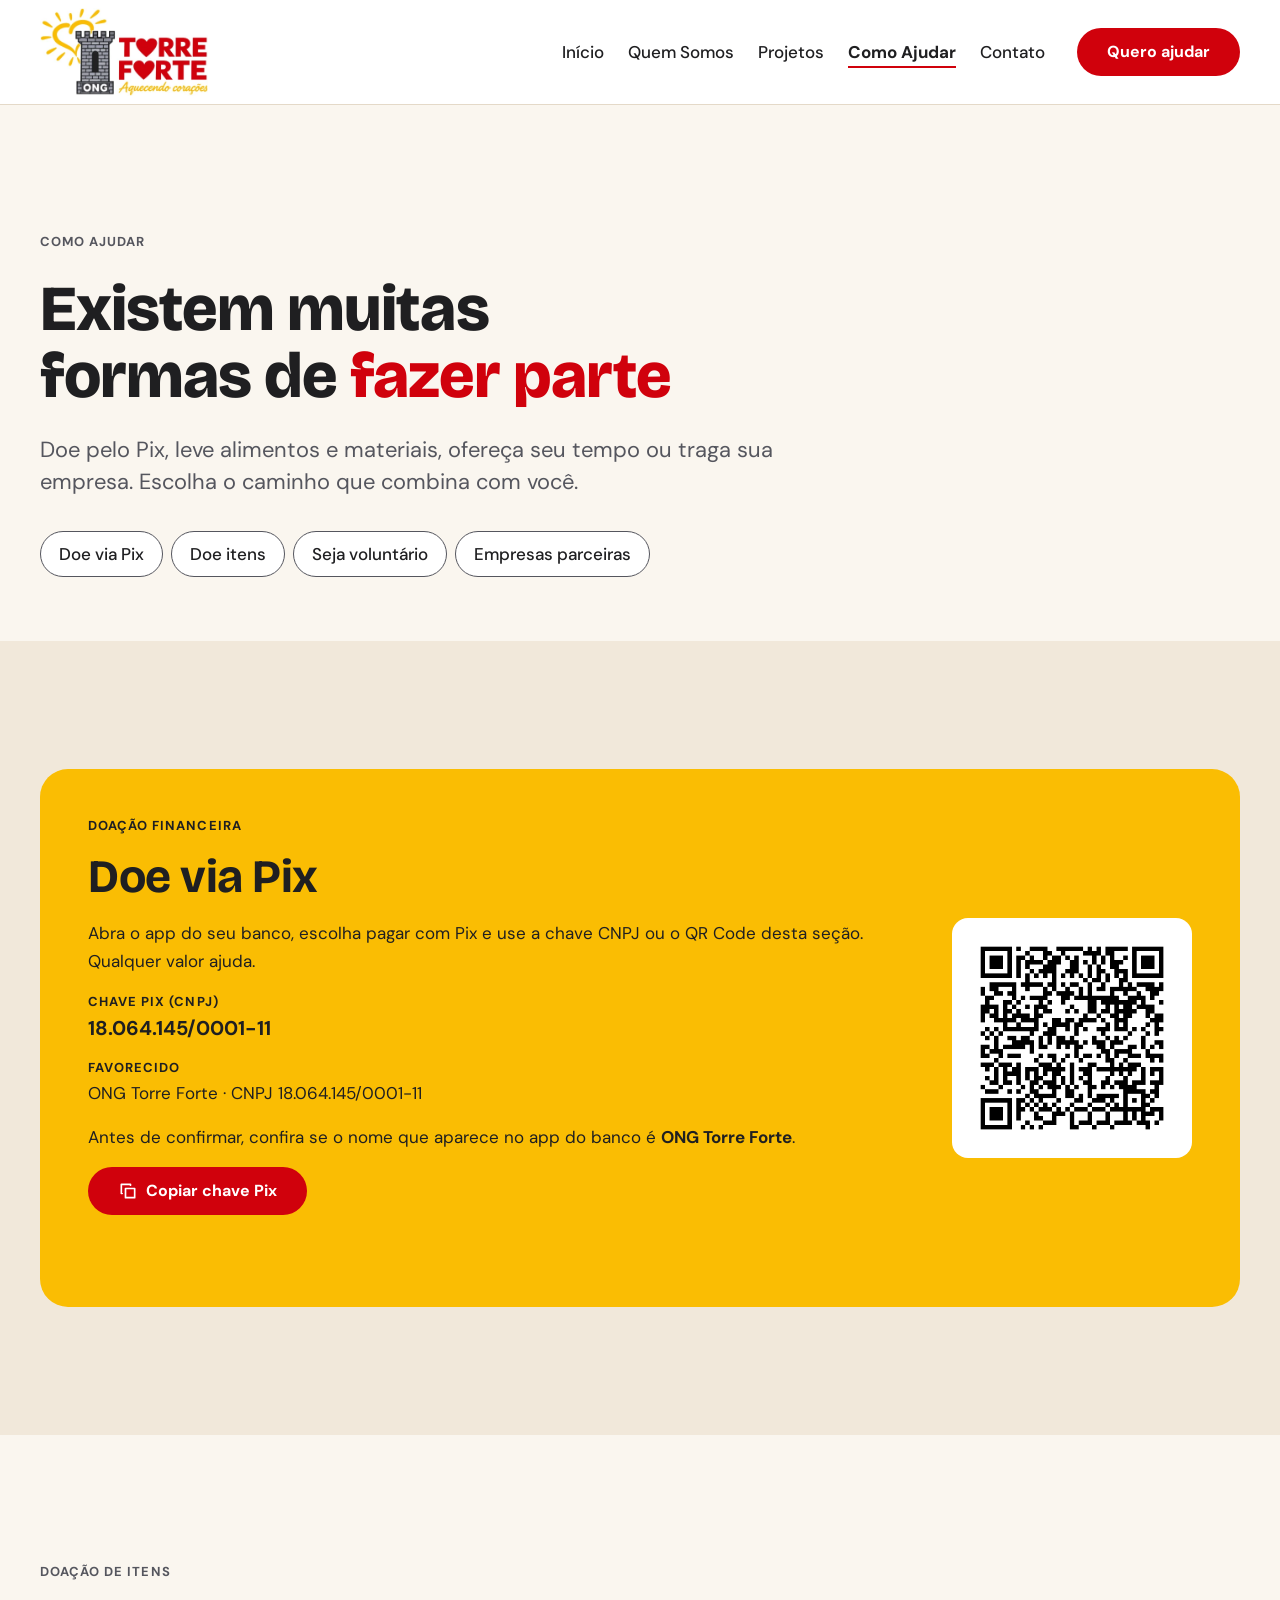
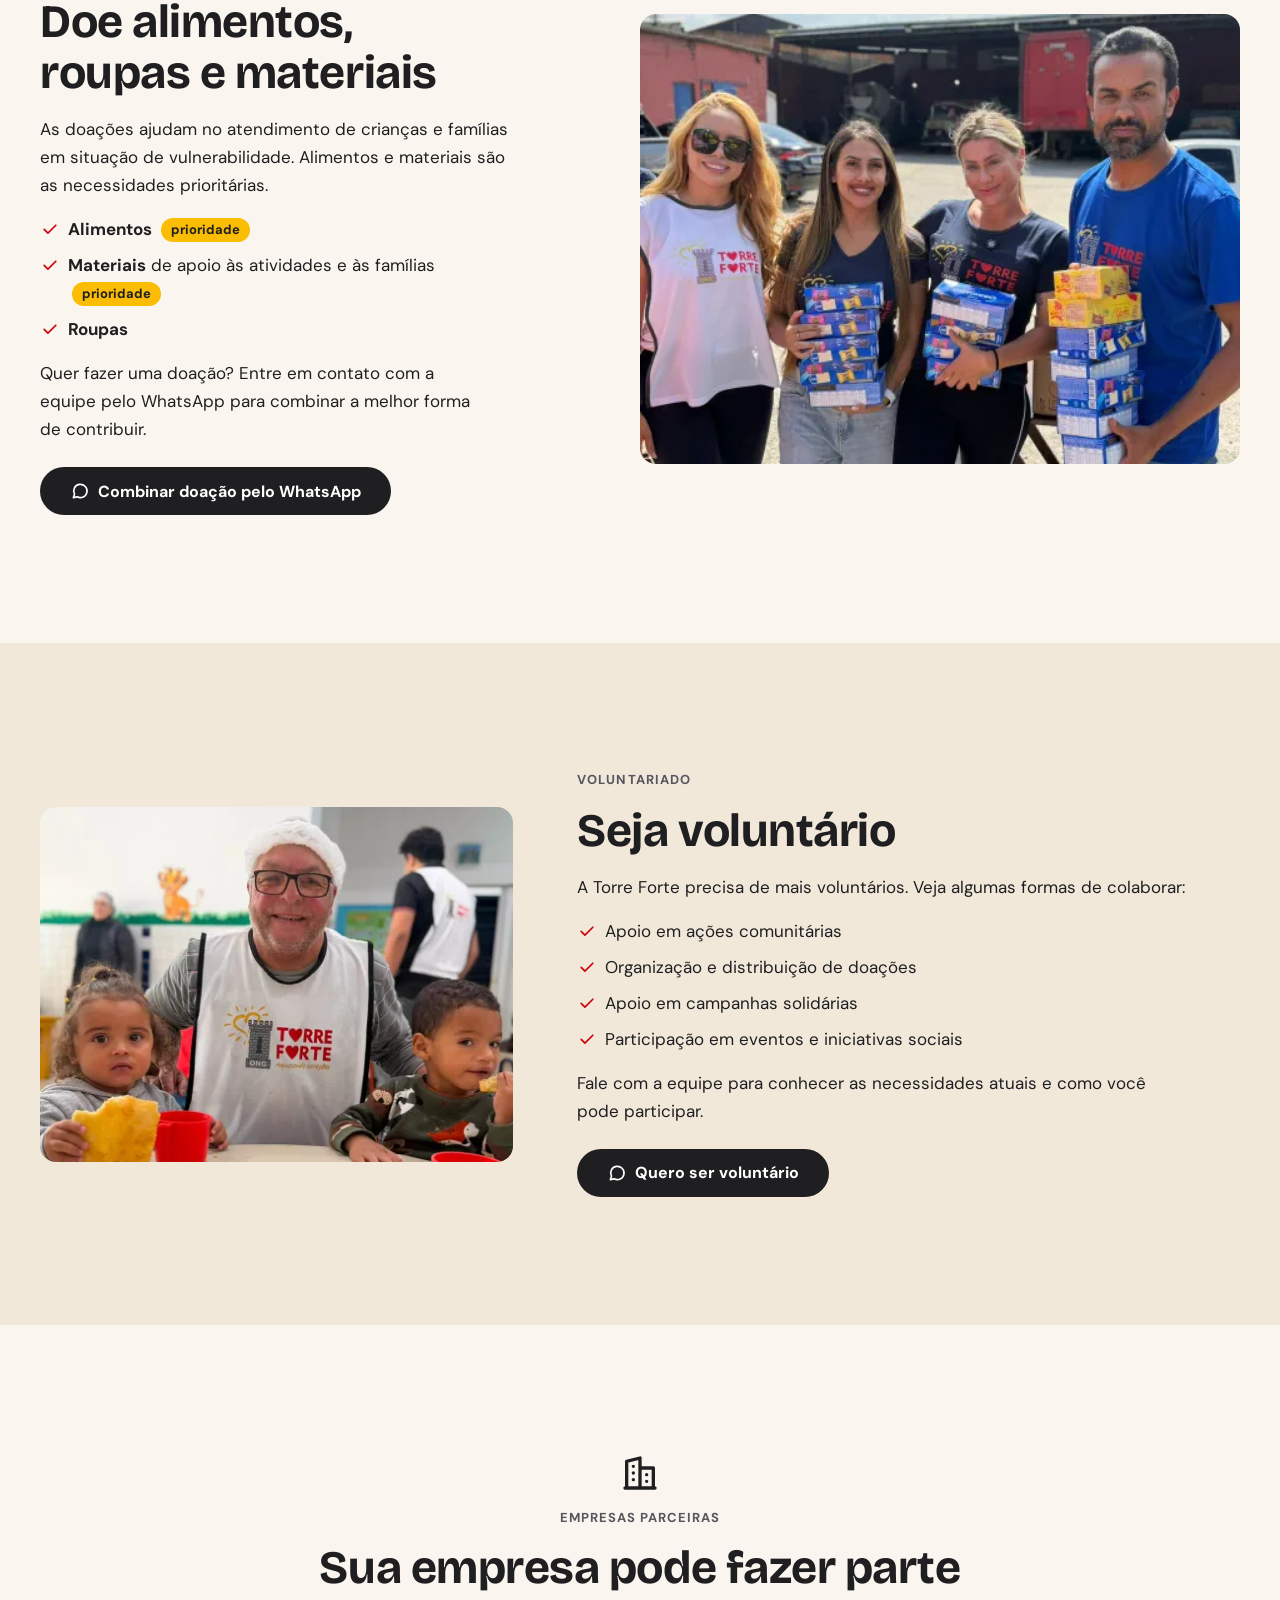
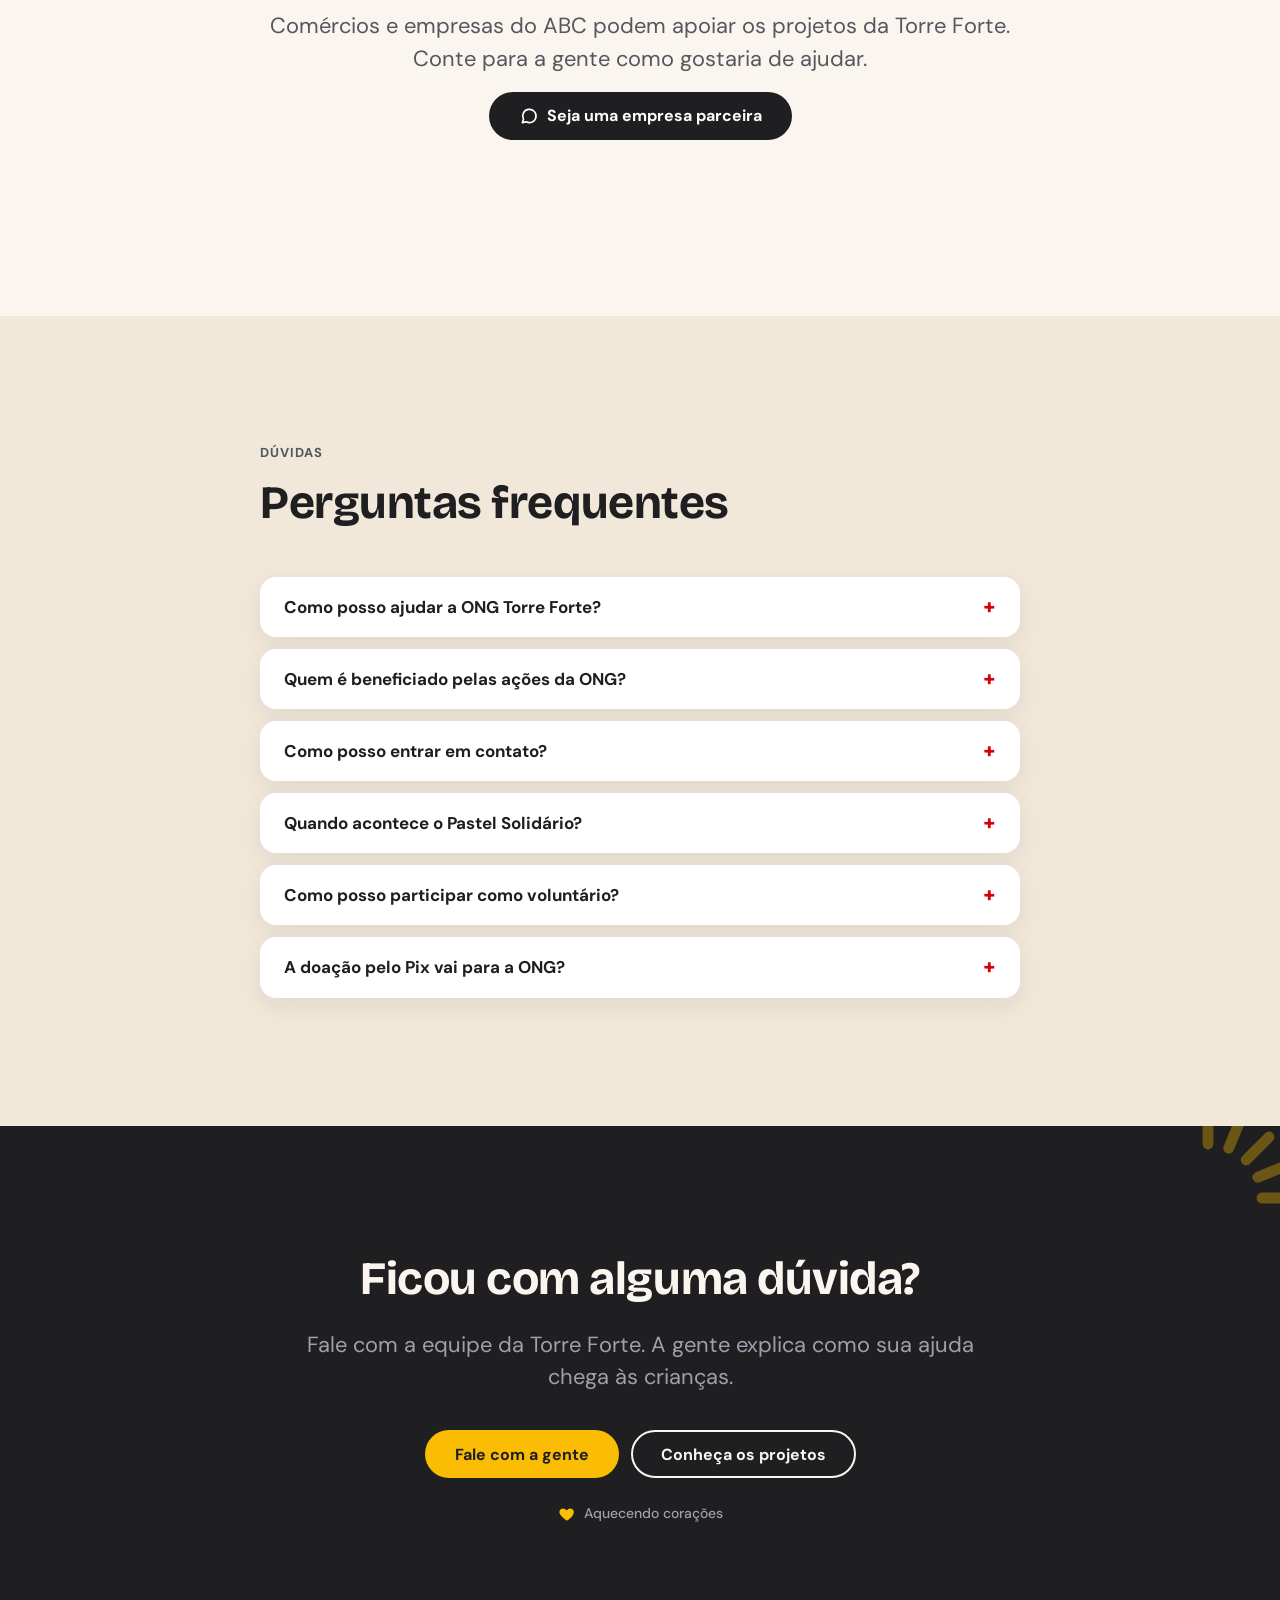
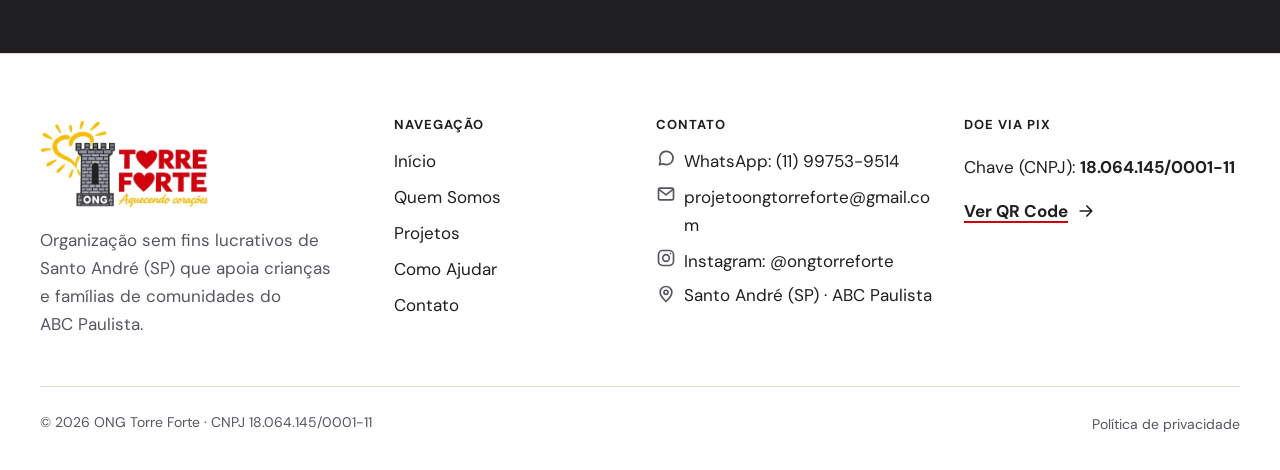
<file: como-ajudar.html>
<!doctype html>
<html lang="pt-BR">
<head>
  <meta charset="utf-8">
  <meta name="viewport" content="width=device-width, initial-scale=1">
  <title>Como Ajudar · ONG Torre Forte</title>
  <meta name="description" content="Doe pelo Pix, doe alimentos, roupas e materiais, seja voluntário ou seja uma empresa parceira da ONG Torre Forte, em Santo André (SP).">
  <meta name="theme-color" content="#FFFFFF">
  <link rel="icon" href="assets/img/favicon.svg" type="image/svg+xml">
  <link rel="icon" href="assets/img/favicon-32.png" sizes="32x32" type="image/png">
  <link rel="apple-touch-icon" href="assets/img/apple-touch-icon.png">
  <meta property="og:type" content="website">
  <meta property="og:locale" content="pt_BR">
  <meta property="og:site_name" content="ONG Torre Forte">
  <meta property="og:title" content="Como Ajudar · ONG Torre Forte">
  <meta property="og:description" content="Existem muitas formas de fazer parte: Pix, doação de itens, voluntariado e parcerias com empresas.">
  <meta property="og:image" content="assets/img/og-torre-forte-1200x630.jpg">
  <meta property="og:image:width" content="1200">
  <meta property="og:image:height" content="630">
  <meta property="og:image:alt" content="Voluntário da Torre Forte sorri entre duas crianças que comem pastel, ao lado do logo da ONG.">
  <meta name="twitter:card" content="summary_large_image">
  <link rel="preload" href="assets/fonts/bricolage-grotesque-latin.woff2" as="font" type="font/woff2" crossorigin>
  <link rel="stylesheet" href="assets/css/tokens.css">
  <link rel="stylesheet" href="assets/css/base.css">
  <link rel="stylesheet" href="assets/css/componentes.css">
  <link rel="stylesheet" href="assets/css/paginas.css">
  <script>document.documentElement.classList.add('js');</script>
  <script src="assets/js/main.js" defer></script>
</head>
<body>
  <a class="pular-conteudo" href="#conteudo">Pular para o conteúdo</a>

  <header class="cabecalho">
    <div class="container cabecalho__interno">
      <a class="cabecalho__logo" href="index.html" aria-label="ONG Torre Forte, página inicial">
        <img src="assets/img/marca/logo-torre-forte-400.webp" srcset="assets/img/marca/logo-torre-forte-400.webp 400w, assets/img/marca/logo-torre-forte-640.webp 640w" sizes="(min-width: 1024px) 168px, 128px" width="400" height="208" alt="">
      </a>
      <nav class="nav" id="menu-principal" aria-label="Principal">
        <ul class="nav__lista">
          <li><a href="index.html">Início</a></li>
          <li><a href="quem-somos.html">Quem Somos</a></li>
          <li><a href="projetos.html">Projetos</a></li>
          <li><a href="como-ajudar.html" aria-current="page">Como Ajudar</a></li>
          <li><a href="contato.html">Contato</a></li>
        </ul>
        <div class="nav__ctas">
          <a class="btn btn--primario" href="como-ajudar.html#pix"><svg class="icone icone--cheio" viewBox="0 0 24 24" aria-hidden="true"><path d="M12 21s-7.5-4.6-9.6-9.2C.9 8.4 2.9 4.5 6.6 4.5c2.2 0 3.7 1.2 4.6 2.6.1.2.4.2.6 0 .9-1.4 2.4-2.6 4.6-2.6 3.7 0 5.7 3.9 4.2 7.3C19.5 16.4 12 21 12 21z"/></svg>Faça uma doação</a>
          <a class="btn btn--secundario" href="como-ajudar.html#voluntario">Seja voluntário</a>
        </div>
      </nav>
      <a class="btn btn--primario cabecalho__cta" href="como-ajudar.html">Quero ajudar</a>
      <button class="menu-botao" type="button" aria-expanded="false" aria-controls="menu-principal">
        <svg class="icone icone-menu" viewBox="0 0 24 24" aria-hidden="true"><path d="M4 7h16M4 12h16M4 17h16"/></svg>
        <svg class="icone icone-fechar" viewBox="0 0 24 24" aria-hidden="true"><path d="M6 6l12 12M18 6 6 18"/></svg>
        <span class="menu-botao__texto">Menu</span>
      </button>
    </div>
  </header>

  <main id="conteudo">
    <section class="secao intro" aria-labelledby="titulo-pagina" data-gatilho-barra>
      <div class="container">
        <div class="intro__conteudo">
          <p class="rotulo">Como ajudar</p>
          <h1 id="titulo-pagina">Existem muitas formas de <span class="destaque">fazer parte</span></h1>
          <p class="lead">Doe pelo Pix, leve alimentos e materiais, ofereça seu tempo ou traga sua empresa. Escolha o caminho que combina com você.</p>
          <ul class="atalhos" aria-label="Ir para a forma de ajudar">
            <li><a href="#pix">Doe via Pix</a></li>
            <li><a href="#itens">Doe itens</a></li>
            <li><a href="#voluntario">Seja voluntário</a></li>
            <li><a href="#empresas">Empresas parceiras</a></li>
          </ul>
        </div>
      </div>
    </section>

    <section class="secao secao--areia" id="pix" aria-labelledby="titulo-pix" data-oculta-barra>
      <div class="container">
        <div class="card-pix">
          <div class="card-pix__info">
            <p class="rotulo">Doação financeira</p>
            <h2 id="titulo-pix">Doe via Pix</h2>
            <p>Abra o app do seu banco, escolha pagar com Pix e use a chave CNPJ ou o QR Code desta seção. Qualquer valor ajuda.</p>
            <dl class="card-pix__dados">
              <div>
                <dt>Chave Pix (CNPJ)</dt>
                <dd class="card-pix__chave">18.064.145/0001-11</dd>
              </div>
              <div>
                <dt>Favorecido</dt>
                <dd>ONG Torre Forte · CNPJ 18.064.145/0001-11</dd>
              </div>
            </dl>
            <p>Antes de confirmar, confira se o nome que aparece no app do banco é <strong>ONG Torre Forte</strong>.</p>
            <div class="grupo-botoes">
              <button class="btn btn--primario" type="button" data-copiar-pix data-chave="18064145000111" data-status="status-pix">
                <svg class="icone" viewBox="0 0 24 24" aria-hidden="true"><path d="M9 9h11v11H9zM5 15H4V4h11v1"/></svg>Copiar chave Pix
              </button>
            </div>
            <p class="card-pix__status" id="status-pix" role="status" aria-live="polite"></p>
          </div>
          <div class="card-pix__qr">
            <img src="assets/img/pix-qrcode.png" width="280" height="280" loading="lazy" decoding="async" alt="QR Code do Pix da ONG Torre Forte, chave CNPJ 18.064.145/0001-11.">
          </div>
        </div>
      </div>
    </section>

    <section class="secao" id="itens" aria-labelledby="titulo-itens">
      <div class="container bloco">
        <div class="bloco__texto">
          <p class="rotulo">Doação de itens</p>
          <h2 id="titulo-itens">Doe alimentos, roupas e materiais</h2>
          <p>As doações ajudam no atendimento de crianças e famílias em situação de vulnerabilidade. Alimentos e materiais são as necessidades prioritárias.</p>
          <ul class="lista-check">
            <li><svg class="icone" viewBox="0 0 24 24" aria-hidden="true"><path d="M5 12.5l4.5 4.5L19 7.5"/></svg><span><strong>Alimentos</strong> <span class="selo-prioridade">prioridade</span></span></li>
            <li><svg class="icone" viewBox="0 0 24 24" aria-hidden="true"><path d="M5 12.5l4.5 4.5L19 7.5"/></svg><span><strong>Materiais</strong> de apoio às atividades e às famílias <span class="selo-prioridade">prioridade</span></span></li>
            <li><svg class="icone" viewBox="0 0 24 24" aria-hidden="true"><path d="M5 12.5l4.5 4.5L19 7.5"/></svg><span><strong>Roupas</strong></span></li>
          </ul>
          <p>Quer fazer uma doação? Entre em contato com a equipe pelo WhatsApp para combinar a melhor forma de contribuir.</p>
          <div class="grupo-botoes">
            <a class="btn btn--secundario" href="https://wa.me/5511997539514?text=Ol%C3%A1!%20Vim%20pelo%20site%20da%20Torre%20Forte%20e%20quero%20doar%20alimentos%2C%20roupas%20ou%20materiais." target="_blank" rel="noopener"><svg class="icone" viewBox="0 0 24 24" aria-hidden="true"><path d="M4 20l1.4-4.2A8 8 0 1 1 8.6 19z"/></svg>Combinar doação pelo WhatsApp<span class="sr-only"> (abre em nova aba)</span></a>
          </div>
        </div>
        <div class="bloco__midia" data-revelar>
          <figure class="foto foto--4x3">
            <img src="assets/img/fotos/campanha-voluntarios-doacao-alimentos-4x3-768.webp"
                 srcset="assets/img/fotos/campanha-voluntarios-doacao-alimentos-4x3-480.webp 480w, assets/img/fotos/campanha-voluntarios-doacao-alimentos-4x3-768.webp 768w, assets/img/fotos/campanha-voluntarios-doacao-alimentos-4x3-960.webp 960w"
                 sizes="(min-width: 1024px) 600px, (min-width: 512px) 480px, calc(100vw - 32px)"
                 width="768" height="576" loading="lazy" decoding="async"
                 alt="Quatro voluntários com camisetas da Torre Forte seguram pilhas de caixas de biscoitos em um pátio ao ar livre.">
          </figure>
        </div>
      </div>
    </section>

    <section class="secao secao--areia" id="voluntario" aria-labelledby="titulo-voluntario">
      <div class="container bloco bloco--invertido">
        <div class="bloco__texto">
          <p class="rotulo">Voluntariado</p>
          <h2 id="titulo-voluntario">Seja voluntário</h2>
          <p>A Torre Forte precisa de mais voluntários. Veja algumas formas de colaborar:</p>
          <ul class="lista-check">
            <li><svg class="icone" viewBox="0 0 24 24" aria-hidden="true"><path d="M5 12.5l4.5 4.5L19 7.5"/></svg><span>Apoio em ações comunitárias</span></li>
            <li><svg class="icone" viewBox="0 0 24 24" aria-hidden="true"><path d="M5 12.5l4.5 4.5L19 7.5"/></svg><span>Organização e distribuição de doações</span></li>
            <li><svg class="icone" viewBox="0 0 24 24" aria-hidden="true"><path d="M5 12.5l4.5 4.5L19 7.5"/></svg><span>Apoio em campanhas solidárias</span></li>
            <li><svg class="icone" viewBox="0 0 24 24" aria-hidden="true"><path d="M5 12.5l4.5 4.5L19 7.5"/></svg><span>Participação em eventos e iniciativas sociais</span></li>
          </ul>
          <p>Fale com a equipe para conhecer as necessidades atuais e como você pode participar.</p>
          <div class="grupo-botoes">
            <a class="btn btn--secundario" href="https://wa.me/5511997539514?text=Ol%C3%A1!%20Vim%20pelo%20site%20da%20Torre%20Forte%20e%20quero%20ser%20volunt%C3%A1rio." target="_blank" rel="noopener"><svg class="icone" viewBox="0 0 24 24" aria-hidden="true"><path d="M4 20l1.4-4.2A8 8 0 1 1 8.6 19z"/></svg>Quero ser voluntário<span class="sr-only"> (abre o WhatsApp em nova aba)</span></a>
          </div>
        </div>
        <div class="bloco__midia" data-revelar>
          <figure class="foto foto--4x3">
            <img src="assets/img/fotos/pastel-solidario-voluntario-com-criancas-4x3-768.webp"
                 srcset="assets/img/fotos/pastel-solidario-voluntario-com-criancas-4x3-480.webp 480w, assets/img/fotos/pastel-solidario-voluntario-com-criancas-4x3-768.webp 768w, assets/img/fotos/pastel-solidario-voluntario-com-criancas-4x3-960.webp 960w"
                 sizes="(min-width: 1024px) 600px, (min-width: 512px) 480px, calc(100vw - 32px)"
                 width="768" height="576" loading="lazy" decoding="async"
                 alt="Voluntário da Torre Forte, de touca e avental da ONG, sorri sentado à mesa entre duas crianças pequenas que comem pastel.">
          </figure>
        </div>
      </div>
    </section>

    <section class="secao" id="empresas" aria-labelledby="titulo-empresas">
      <div class="container container--texto">
        <div class="cabecalho-secao cabecalho-secao--centro">
          <svg class="icone card-acao__icone" viewBox="0 0 24 24" aria-hidden="true"><path d="M4 21V5l8-2v18M12 9h8v12M3 21h18M8 8h.01M8 12h.01M8 16h.01M16 13h.01M16 17h.01"/></svg>
          <p class="rotulo">Empresas parceiras</p>
          <h2 id="titulo-empresas">Sua empresa pode fazer parte</h2>
          <p class="lead">Comércios e empresas do ABC podem apoiar os projetos da Torre Forte. Conte para a gente como gostaria de ajudar.</p>
          <div class="grupo-botoes">
            <a class="btn btn--secundario" href="https://wa.me/5511997539514?text=Ol%C3%A1!%20Vim%20pelo%20site%20da%20Torre%20Forte%20e%20minha%20empresa%20quer%20apoiar%20a%20ONG." target="_blank" rel="noopener"><svg class="icone" viewBox="0 0 24 24" aria-hidden="true"><path d="M4 20l1.4-4.2A8 8 0 1 1 8.6 19z"/></svg>Seja uma empresa parceira<span class="sr-only"> (abre o WhatsApp em nova aba)</span></a>
          </div>
        </div>
      </div>
    </section>

    <section class="secao secao--areia" aria-labelledby="titulo-faq">
      <div class="container container--texto">
        <div class="cabecalho-secao">
          <p class="rotulo">Dúvidas</p>
          <h2 id="titulo-faq">Perguntas frequentes</h2>
        </div>
        <div class="faq">
          <details>
            <summary>Como posso ajudar a ONG Torre Forte?</summary>
            <p>Você pode doar pelo Pix, contribuir com alimentos, roupas e materiais ou entrar em contato para conhecer as possibilidades de participação voluntária.</p>
          </details>
          <details>
            <summary>Quem é beneficiado pelas ações da ONG?</summary>
            <p>A ONG atende crianças e famílias de comunidades de Santo André, na região do ABC Paulista.</p>
          </details>
          <details>
            <summary>Como posso entrar em contato?</summary>
            <p>Pelo WhatsApp <a href="https://wa.me/5511997539514?text=Ol%C3%A1!%20Vim%20pelo%20site%20da%20Torre%20Forte%20e%20quero%20ajudar." target="_blank" rel="noopener">(11) 99753-9514<span class="sr-only"> (abre em nova aba)</span></a> ou pelo e-mail <a href="mailto:projetoongtorreforte@gmail.com">projetoongtorreforte@gmail.com</a>.</p>
          </details>
          <details>
            <summary>Quando acontece o Pastel Solidário?</summary>
            <p>No último sábado de cada mês, em comunidades da região do ABC Paulista.</p>
          </details>
          <details>
            <summary>Como posso participar como voluntário?</summary>
            <p>Entre em contato com a equipe da ONG para conhecer as necessidades atuais e as possibilidades de participação.</p>
          </details>
          <details>
            <summary>A doação pelo Pix vai para a ONG?</summary>
            <p>Sim. A chave Pix é o CNPJ 18.064.145/0001-11, em nome da ONG Torre Forte. Confira o nome no app do banco antes de confirmar.</p>
          </details>
        </div>
      </div>
    </section>

    <section class="secao secao--escura cta-final" aria-labelledby="titulo-cta" data-oculta-barra>
      <span class="raios-sol raios-sol--direita" aria-hidden="true"><svg class="icone" viewBox="0 0 100 100"><path d="M30 60H12M32.3 48.5l-16.7-6.9M38.8 38.8 26.1 26.1M48.5 32.3l-6.9-16.7M60 30V12"/></svg></span>
      <div class="container cta-final__conteudo">
        <h2 id="titulo-cta">Ficou com alguma dúvida?</h2>
        <p class="lead">Fale com a equipe da Torre Forte. A gente explica como sua ajuda chega às crianças.</p>
        <div class="grupo-botoes">
          <a class="btn btn--primario" href="contato.html">Fale com a gente</a>
          <a class="btn btn--contorno" href="projetos.html">Conheça os projetos</a>
        </div>
        <p class="cta-final__assinatura"><svg class="icone icone--cheio" viewBox="0 0 24 24" aria-hidden="true"><path d="M12 21s-7.5-4.6-9.6-9.2C.9 8.4 2.9 4.5 6.6 4.5c2.2 0 3.7 1.2 4.6 2.6.1.2.4.2.6 0 .9-1.4 2.4-2.6 4.6-2.6 3.7 0 5.7 3.9 4.2 7.3C19.5 16.4 12 21 12 21z"/></svg>Aquecendo corações</p>
      </div>
    </section>
  </main>

  <footer class="rodape" data-oculta-barra>
    <div class="container">
      <div class="rodape__grade">
        <div class="rodape__marca">
          <a href="index.html" aria-label="ONG Torre Forte, página inicial">
            <img src="assets/img/marca/logo-torre-forte-400.webp" width="400" height="208" loading="lazy" decoding="async" alt="">
          </a>
          <p>Organização sem fins lucrativos de Santo André (SP) que apoia crianças e famílias de comunidades do ABC Paulista.</p>
        </div>
        <div>
          <h2 class="rodape__titulo">Navegação</h2>
          <ul class="rodape__lista">
            <li><a href="index.html">Início</a></li>
            <li><a href="quem-somos.html">Quem Somos</a></li>
            <li><a href="projetos.html">Projetos</a></li>
            <li><a href="como-ajudar.html">Como Ajudar</a></li>
            <li><a href="contato.html">Contato</a></li>
          </ul>
        </div>
        <div>
          <h2 class="rodape__titulo">Contato</h2>
          <ul class="rodape__lista">
            <li><svg class="icone" viewBox="0 0 24 24" aria-hidden="true"><path d="M4 20l1.4-4.2A8 8 0 1 1 8.6 19z"/></svg><a href="https://wa.me/5511997539514?text=Ol%C3%A1!%20Vim%20pelo%20site%20da%20Torre%20Forte%20e%20quero%20ajudar." target="_blank" rel="noopener">WhatsApp: (11) 99753-9514<span class="sr-only"> (abre em nova aba)</span></a></li>
            <li><svg class="icone" viewBox="0 0 24 24" aria-hidden="true"><rect x="3" y="5" width="18" height="14" rx="2"/><path d="M3.5 6.5 12 13l8.5-6.5"/></svg><a href="mailto:projetoongtorreforte@gmail.com">projetoongtorreforte@gmail.com</a></li>
            <li><svg class="icone" viewBox="0 0 24 24" aria-hidden="true"><rect x="3" y="3" width="18" height="18" rx="5"/><circle cx="12" cy="12" r="4"/><path d="M17.5 6.5h.01"/></svg><a href="https://www.instagram.com/ongtorreforte/" target="_blank" rel="noopener">Instagram: @ongtorreforte<span class="sr-only"> (abre em nova aba)</span></a></li>
            <li><svg class="icone" viewBox="0 0 24 24" aria-hidden="true"><path d="M12 21s-7-6.2-7-11a7 7 0 0 1 14 0c0 4.8-7 11-7 11z"/><circle cx="12" cy="10" r="2.5"/></svg><span>Santo André (SP) · ABC Paulista</span></li>
          </ul>
        </div>
        <div class="rodape__pix">
          <h2 class="rodape__titulo">Doe via Pix</h2>
          <p>Chave (CNPJ): <strong>18.064.145/0001-11</strong></p>
          <a class="link-seta" href="como-ajudar.html#pix">Ver QR Code<svg class="icone" viewBox="0 0 24 24" aria-hidden="true"><path d="M5 12h14M13 6l6 6-6 6"/></svg></a>
        </div>
      </div>
      <div class="rodape__base">
        <p>© 2026 ONG Torre Forte · CNPJ 18.064.145/0001-11</p>
        <a href="politica-de-privacidade.html">Política de privacidade</a>
      </div>
    </div>
  </footer>

  <div class="barra-doacao" role="region" aria-label="Doação rápida">
    <p class="barra-doacao__texto">Ajude a aquecer corações</p>
    <a class="btn" href="como-ajudar.html#pix"><svg class="icone icone--cheio" viewBox="0 0 24 24" aria-hidden="true"><path d="M12 21s-7.5-4.6-9.6-9.2C.9 8.4 2.9 4.5 6.6 4.5c2.2 0 3.7 1.2 4.6 2.6.1.2.4.2.6 0 .9-1.4 2.4-2.6 4.6-2.6 3.7 0 5.7 3.9 4.2 7.3C19.5 16.4 12 21 12 21z"/></svg>Faça uma doação</a>
  </div>
</body>
</html>
</file>
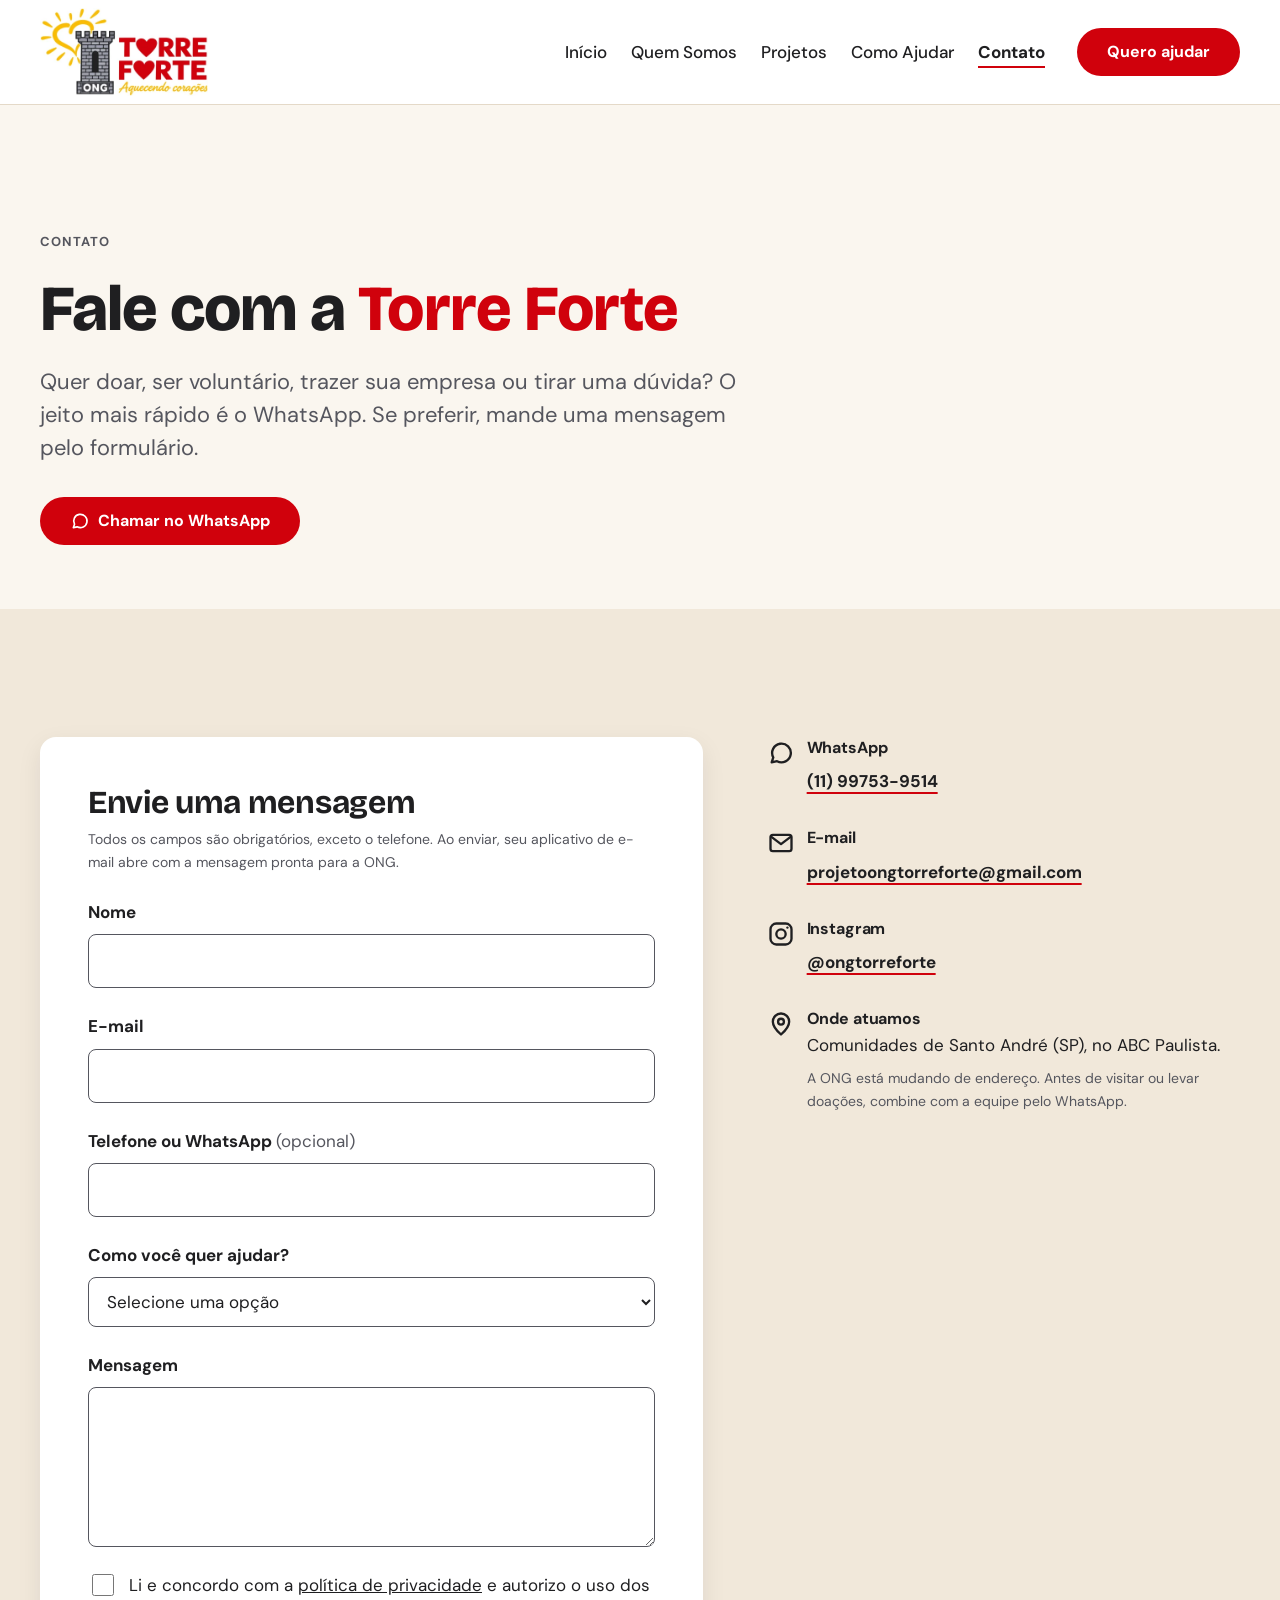
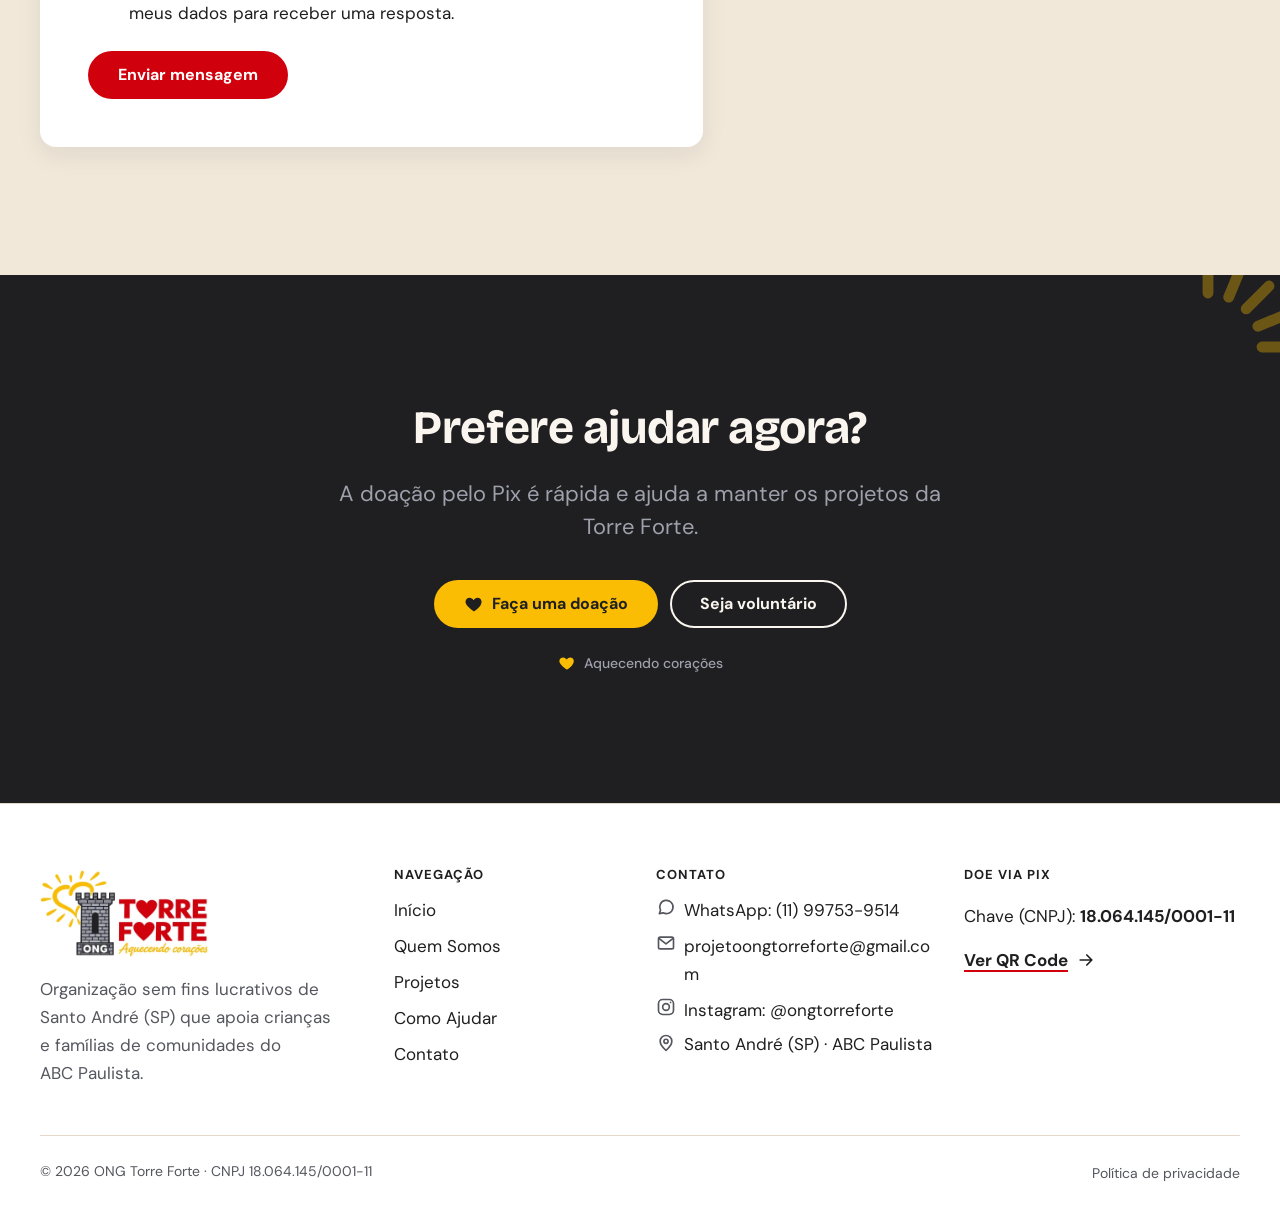
<file: contato.html>
<!doctype html>
<html lang="pt-BR">
<head>
  <meta charset="utf-8">
  <meta name="viewport" content="width=device-width, initial-scale=1">
  <title>Contato · ONG Torre Forte</title>
  <meta name="description" content="Fale com a ONG Torre Forte, de Santo André (SP): doações, voluntariado, parcerias com empresas e outras dúvidas.">
  <meta name="theme-color" content="#FFFFFF">
  <link rel="icon" href="assets/img/favicon.svg" type="image/svg+xml">
  <link rel="icon" href="assets/img/favicon-32.png" sizes="32x32" type="image/png">
  <link rel="apple-touch-icon" href="assets/img/apple-touch-icon.png">
  <meta property="og:type" content="website">
  <meta property="og:locale" content="pt_BR">
  <meta property="og:site_name" content="ONG Torre Forte">
  <meta property="og:title" content="Contato · ONG Torre Forte">
  <meta property="og:description" content="Fale com a Torre Forte sobre doações, voluntariado e parcerias.">
  <meta property="og:image" content="assets/img/og-torre-forte-1200x630.jpg">
  <meta property="og:image:width" content="1200">
  <meta property="og:image:height" content="630">
  <meta property="og:image:alt" content="Voluntário da Torre Forte sorri entre duas crianças que comem pastel, ao lado do logo da ONG.">
  <meta name="twitter:card" content="summary_large_image">
  <link rel="preload" href="assets/fonts/bricolage-grotesque-latin.woff2" as="font" type="font/woff2" crossorigin>
  <link rel="stylesheet" href="assets/css/tokens.css">
  <link rel="stylesheet" href="assets/css/base.css">
  <link rel="stylesheet" href="assets/css/componentes.css">
  <link rel="stylesheet" href="assets/css/paginas.css">
  <script>document.documentElement.classList.add('js');</script>
  <script src="assets/js/main.js" defer></script>
</head>
<body>
  <a class="pular-conteudo" href="#conteudo">Pular para o conteúdo</a>

  <header class="cabecalho">
    <div class="container cabecalho__interno">
      <a class="cabecalho__logo" href="index.html" aria-label="ONG Torre Forte, página inicial">
        <img src="assets/img/marca/logo-torre-forte-400.webp" srcset="assets/img/marca/logo-torre-forte-400.webp 400w, assets/img/marca/logo-torre-forte-640.webp 640w" sizes="(min-width: 1024px) 168px, 128px" width="400" height="208" alt="">
      </a>
      <nav class="nav" id="menu-principal" aria-label="Principal">
        <ul class="nav__lista">
          <li><a href="index.html">Início</a></li>
          <li><a href="quem-somos.html">Quem Somos</a></li>
          <li><a href="projetos.html">Projetos</a></li>
          <li><a href="como-ajudar.html">Como Ajudar</a></li>
          <li><a href="contato.html" aria-current="page">Contato</a></li>
        </ul>
        <div class="nav__ctas">
          <a class="btn btn--primario" href="como-ajudar.html#pix"><svg class="icone icone--cheio" viewBox="0 0 24 24" aria-hidden="true"><path d="M12 21s-7.5-4.6-9.6-9.2C.9 8.4 2.9 4.5 6.6 4.5c2.2 0 3.7 1.2 4.6 2.6.1.2.4.2.6 0 .9-1.4 2.4-2.6 4.6-2.6 3.7 0 5.7 3.9 4.2 7.3C19.5 16.4 12 21 12 21z"/></svg>Faça uma doação</a>
          <a class="btn btn--secundario" href="como-ajudar.html#voluntario">Seja voluntário</a>
        </div>
      </nav>
      <a class="btn btn--primario cabecalho__cta" href="como-ajudar.html">Quero ajudar</a>
      <button class="menu-botao" type="button" aria-expanded="false" aria-controls="menu-principal">
        <svg class="icone icone-menu" viewBox="0 0 24 24" aria-hidden="true"><path d="M4 7h16M4 12h16M4 17h16"/></svg>
        <svg class="icone icone-fechar" viewBox="0 0 24 24" aria-hidden="true"><path d="M6 6l12 12M18 6 6 18"/></svg>
        <span class="menu-botao__texto">Menu</span>
      </button>
    </div>
  </header>

  <main id="conteudo">
    <section class="secao intro" aria-labelledby="titulo-pagina" data-gatilho-barra>
      <div class="container">
        <div class="intro__conteudo">
          <p class="rotulo">Contato</p>
          <h1 id="titulo-pagina">Fale com a <span class="destaque">Torre Forte</span></h1>
          <p class="lead">Quer doar, ser voluntário, trazer sua empresa ou tirar uma dúvida? O jeito mais rápido é o WhatsApp. Se preferir, mande uma mensagem pelo formulário.</p>
          <div class="grupo-botoes">
            <a class="btn btn--primario" href="https://wa.me/5511997539514?text=Ol%C3%A1!%20Vim%20pelo%20site%20da%20Torre%20Forte%20e%20quero%20ajudar." target="_blank" rel="noopener"><svg class="icone" viewBox="0 0 24 24" aria-hidden="true"><path d="M4 20l1.4-4.2A8 8 0 1 1 8.6 19z"/></svg>Chamar no WhatsApp<span class="sr-only"> (abre em nova aba)</span></a>
          </div>
        </div>
      </div>
    </section>

    <section class="secao secao--areia" id="formulario" aria-labelledby="titulo-formulario">
      <div class="container contato__grade">
        <div class="contato__formulario">
          <h2 id="titulo-formulario">Envie uma mensagem</h2>
          <p class="campo__ajuda contato__aviso">Todos os campos são obrigatórios, exceto o telefone. Ao enviar, seu aplicativo de e-mail abre com a mensagem pronta para a ONG.</p>
          <form class="formulario" action="#formulario" method="post" data-formulario-contato data-endpoint="" data-email="projetoongtorreforte@gmail.com">
            <div class="campo">
              <label for="nome">Nome</label>
              <input id="nome" name="nome" type="text" autocomplete="name" required data-erro="erro-nome" aria-describedby="erro-nome">
              <p class="campo__erro" id="erro-nome"></p>
            </div>
            <div class="campo">
              <label for="email">E-mail</label>
              <input id="email" name="email" type="email" autocomplete="email" required data-erro="erro-email" aria-describedby="erro-email">
              <p class="campo__erro" id="erro-email"></p>
            </div>
            <div class="campo">
              <label for="telefone">Telefone ou WhatsApp <span class="campo__opcional">(opcional)</span></label>
              <input id="telefone" name="telefone" type="tel" autocomplete="tel" data-erro="erro-telefone" aria-describedby="erro-telefone">
              <p class="campo__erro" id="erro-telefone"></p>
            </div>
            <div class="campo">
              <label for="interesse">Como você quer ajudar?</label>
              <select id="interesse" name="interesse" required data-erro="erro-interesse" aria-describedby="erro-interesse">
                <option value="">Selecione uma opção</option>
                <option value="doar">Doar</option>
                <option value="voluntariado">Voluntariado</option>
                <option value="empresa">Empresa parceira</option>
                <option value="outro">Outro assunto</option>
              </select>
              <p class="campo__erro" id="erro-interesse"></p>
            </div>
            <div class="campo">
              <label for="mensagem">Mensagem</label>
              <textarea id="mensagem" name="mensagem" required minlength="10" data-erro="erro-mensagem" aria-describedby="erro-mensagem"></textarea>
              <p class="campo__erro" id="erro-mensagem"></p>
            </div>
            <div class="campo campo--checkbox">
              <input id="consentimento" name="consentimento" type="checkbox" required data-erro="erro-consentimento" aria-describedby="erro-consentimento">
              <label for="consentimento">Li e concordo com a <a href="politica-de-privacidade.html">política de privacidade</a> e autorizo o uso dos meus dados para receber uma resposta.</label>
              <p class="campo__erro" id="erro-consentimento"></p>
            </div>
            <div>
              <button class="btn btn--primario" type="submit">Enviar mensagem</button>
            </div>
            <p class="status-formulario" id="status-formulario" role="status" aria-live="polite"></p>
          </form>
        </div>

        <aside class="contato__canais" aria-label="Outros canais">
          <div class="canal">
            <svg class="icone" viewBox="0 0 24 24" aria-hidden="true"><path d="M4 20l1.4-4.2A8 8 0 1 1 8.6 19z"/></svg>
            <div>
              <h2>WhatsApp</h2>
              <p><a class="link-seta" href="https://wa.me/5511997539514?text=Ol%C3%A1!%20Vim%20pelo%20site%20da%20Torre%20Forte%20e%20quero%20ajudar." target="_blank" rel="noopener">(11) 99753-9514<span class="sr-only"> (abre em nova aba)</span></a></p>
            </div>
          </div>
          <div class="canal">
            <svg class="icone" viewBox="0 0 24 24" aria-hidden="true"><rect x="3" y="5" width="18" height="14" rx="2"/><path d="M3.5 6.5 12 13l8.5-6.5"/></svg>
            <div>
              <h2>E-mail</h2>
              <p><a class="link-seta" href="mailto:projetoongtorreforte@gmail.com">projetoongtorreforte@gmail.com</a></p>
            </div>
          </div>
          <div class="canal">
            <svg class="icone" viewBox="0 0 24 24" aria-hidden="true"><rect x="3" y="3" width="18" height="18" rx="5"/><circle cx="12" cy="12" r="4"/><path d="M17.5 6.5h.01"/></svg>
            <div>
              <h2>Instagram</h2>
              <p><a class="link-seta" href="https://www.instagram.com/ongtorreforte/" target="_blank" rel="noopener">@ongtorreforte<span class="sr-only"> (abre em nova aba)</span></a></p>
            </div>
          </div>
          <div class="canal">
            <svg class="icone" viewBox="0 0 24 24" aria-hidden="true"><path d="M12 21s-7-6.2-7-11a7 7 0 0 1 14 0c0 4.8-7 11-7 11z"/><circle cx="12" cy="10" r="2.5"/></svg>
            <div>
              <h2>Onde atuamos</h2>
              <p>Comunidades de Santo André (SP), no ABC Paulista.</p>
              <p class="campo__ajuda">A ONG está mudando de endereço. Antes de visitar ou levar doações, combine com a equipe pelo WhatsApp.</p>
            </div>
          </div>
        </aside>
      </div>
    </section>

    <section class="secao secao--escura cta-final" aria-labelledby="titulo-cta" data-oculta-barra>
      <span class="raios-sol raios-sol--direita" aria-hidden="true"><svg class="icone" viewBox="0 0 100 100"><path d="M30 60H12M32.3 48.5l-16.7-6.9M38.8 38.8 26.1 26.1M48.5 32.3l-6.9-16.7M60 30V12"/></svg></span>
      <div class="container cta-final__conteudo">
        <h2 id="titulo-cta">Prefere ajudar agora?</h2>
        <p class="lead">A doação pelo Pix é rápida e ajuda a manter os projetos da Torre Forte.</p>
        <div class="grupo-botoes">
          <a class="btn btn--primario" href="como-ajudar.html#pix"><svg class="icone icone--cheio" viewBox="0 0 24 24" aria-hidden="true"><path d="M12 21s-7.5-4.6-9.6-9.2C.9 8.4 2.9 4.5 6.6 4.5c2.2 0 3.7 1.2 4.6 2.6.1.2.4.2.6 0 .9-1.4 2.4-2.6 4.6-2.6 3.7 0 5.7 3.9 4.2 7.3C19.5 16.4 12 21 12 21z"/></svg>Faça uma doação</a>
          <a class="btn btn--contorno" href="como-ajudar.html#voluntario">Seja voluntário</a>
        </div>
        <p class="cta-final__assinatura"><svg class="icone icone--cheio" viewBox="0 0 24 24" aria-hidden="true"><path d="M12 21s-7.5-4.6-9.6-9.2C.9 8.4 2.9 4.5 6.6 4.5c2.2 0 3.7 1.2 4.6 2.6.1.2.4.2.6 0 .9-1.4 2.4-2.6 4.6-2.6 3.7 0 5.7 3.9 4.2 7.3C19.5 16.4 12 21 12 21z"/></svg>Aquecendo corações</p>
      </div>
    </section>
  </main>

  <footer class="rodape" data-oculta-barra>
    <div class="container">
      <div class="rodape__grade">
        <div class="rodape__marca">
          <a href="index.html" aria-label="ONG Torre Forte, página inicial">
            <img src="assets/img/marca/logo-torre-forte-400.webp" width="400" height="208" loading="lazy" decoding="async" alt="">
          </a>
          <p>Organização sem fins lucrativos de Santo André (SP) que apoia crianças e famílias de comunidades do ABC Paulista.</p>
        </div>
        <div>
          <h2 class="rodape__titulo">Navegação</h2>
          <ul class="rodape__lista">
            <li><a href="index.html">Início</a></li>
            <li><a href="quem-somos.html">Quem Somos</a></li>
            <li><a href="projetos.html">Projetos</a></li>
            <li><a href="como-ajudar.html">Como Ajudar</a></li>
            <li><a href="contato.html">Contato</a></li>
          </ul>
        </div>
        <div>
          <h2 class="rodape__titulo">Contato</h2>
          <ul class="rodape__lista">
            <li><svg class="icone" viewBox="0 0 24 24" aria-hidden="true"><path d="M4 20l1.4-4.2A8 8 0 1 1 8.6 19z"/></svg><a href="https://wa.me/5511997539514?text=Ol%C3%A1!%20Vim%20pelo%20site%20da%20Torre%20Forte%20e%20quero%20ajudar." target="_blank" rel="noopener">WhatsApp: (11) 99753-9514<span class="sr-only"> (abre em nova aba)</span></a></li>
            <li><svg class="icone" viewBox="0 0 24 24" aria-hidden="true"><rect x="3" y="5" width="18" height="14" rx="2"/><path d="M3.5 6.5 12 13l8.5-6.5"/></svg><a href="mailto:projetoongtorreforte@gmail.com">projetoongtorreforte@gmail.com</a></li>
            <li><svg class="icone" viewBox="0 0 24 24" aria-hidden="true"><rect x="3" y="3" width="18" height="18" rx="5"/><circle cx="12" cy="12" r="4"/><path d="M17.5 6.5h.01"/></svg><a href="https://www.instagram.com/ongtorreforte/" target="_blank" rel="noopener">Instagram: @ongtorreforte<span class="sr-only"> (abre em nova aba)</span></a></li>
            <li><svg class="icone" viewBox="0 0 24 24" aria-hidden="true"><path d="M12 21s-7-6.2-7-11a7 7 0 0 1 14 0c0 4.8-7 11-7 11z"/><circle cx="12" cy="10" r="2.5"/></svg><span>Santo André (SP) · ABC Paulista</span></li>
          </ul>
        </div>
        <div class="rodape__pix">
          <h2 class="rodape__titulo">Doe via Pix</h2>
          <p>Chave (CNPJ): <strong>18.064.145/0001-11</strong></p>
          <a class="link-seta" href="como-ajudar.html#pix">Ver QR Code<svg class="icone" viewBox="0 0 24 24" aria-hidden="true"><path d="M5 12h14M13 6l6 6-6 6"/></svg></a>
        </div>
      </div>
      <div class="rodape__base">
        <p>© 2026 ONG Torre Forte · CNPJ 18.064.145/0001-11</p>
        <a href="politica-de-privacidade.html">Política de privacidade</a>
      </div>
    </div>
  </footer>

  <div class="barra-doacao" role="region" aria-label="Doação rápida">
    <p class="barra-doacao__texto">Ajude a aquecer corações</p>
    <a class="btn" href="como-ajudar.html#pix"><svg class="icone icone--cheio" viewBox="0 0 24 24" aria-hidden="true"><path d="M12 21s-7.5-4.6-9.6-9.2C.9 8.4 2.9 4.5 6.6 4.5c2.2 0 3.7 1.2 4.6 2.6.1.2.4.2.6 0 .9-1.4 2.4-2.6 4.6-2.6 3.7 0 5.7 3.9 4.2 7.3C19.5 16.4 12 21 12 21z"/></svg>Faça uma doação</a>
  </div>
</body>
</html>
</file>
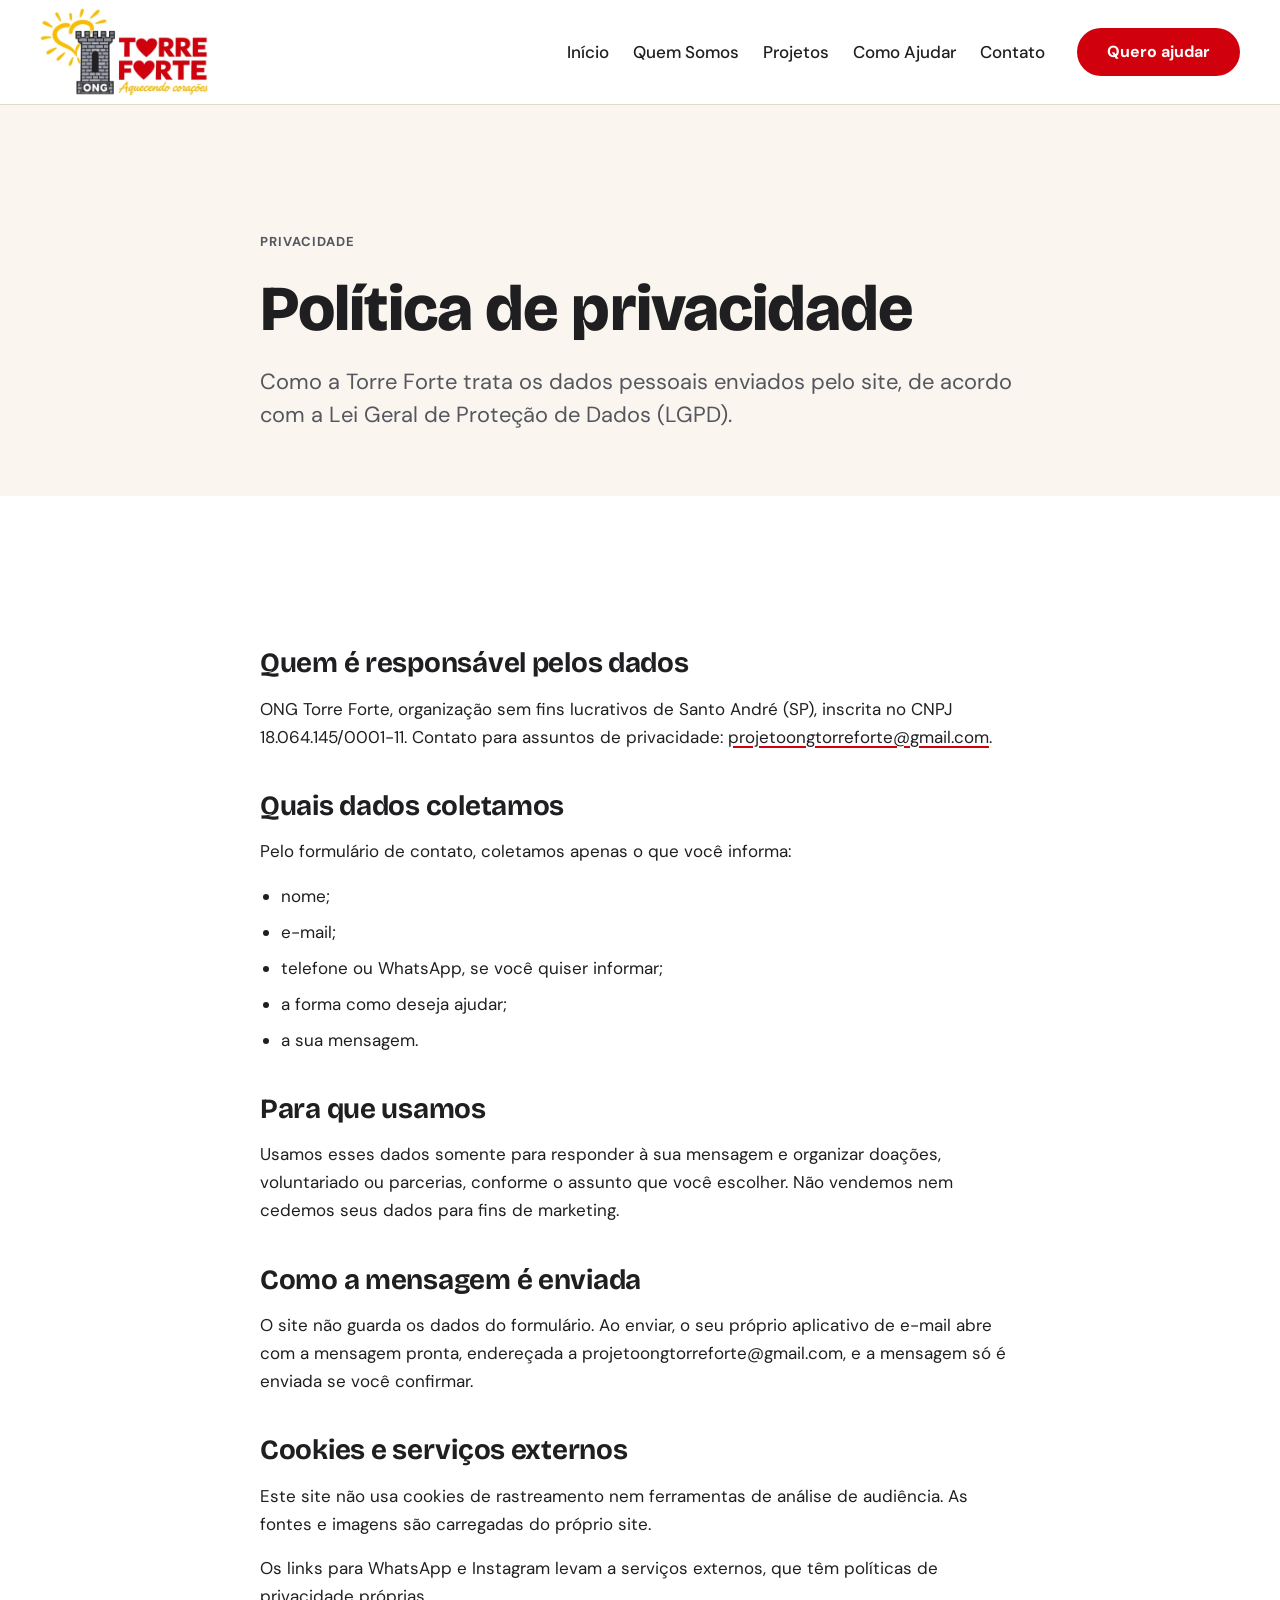
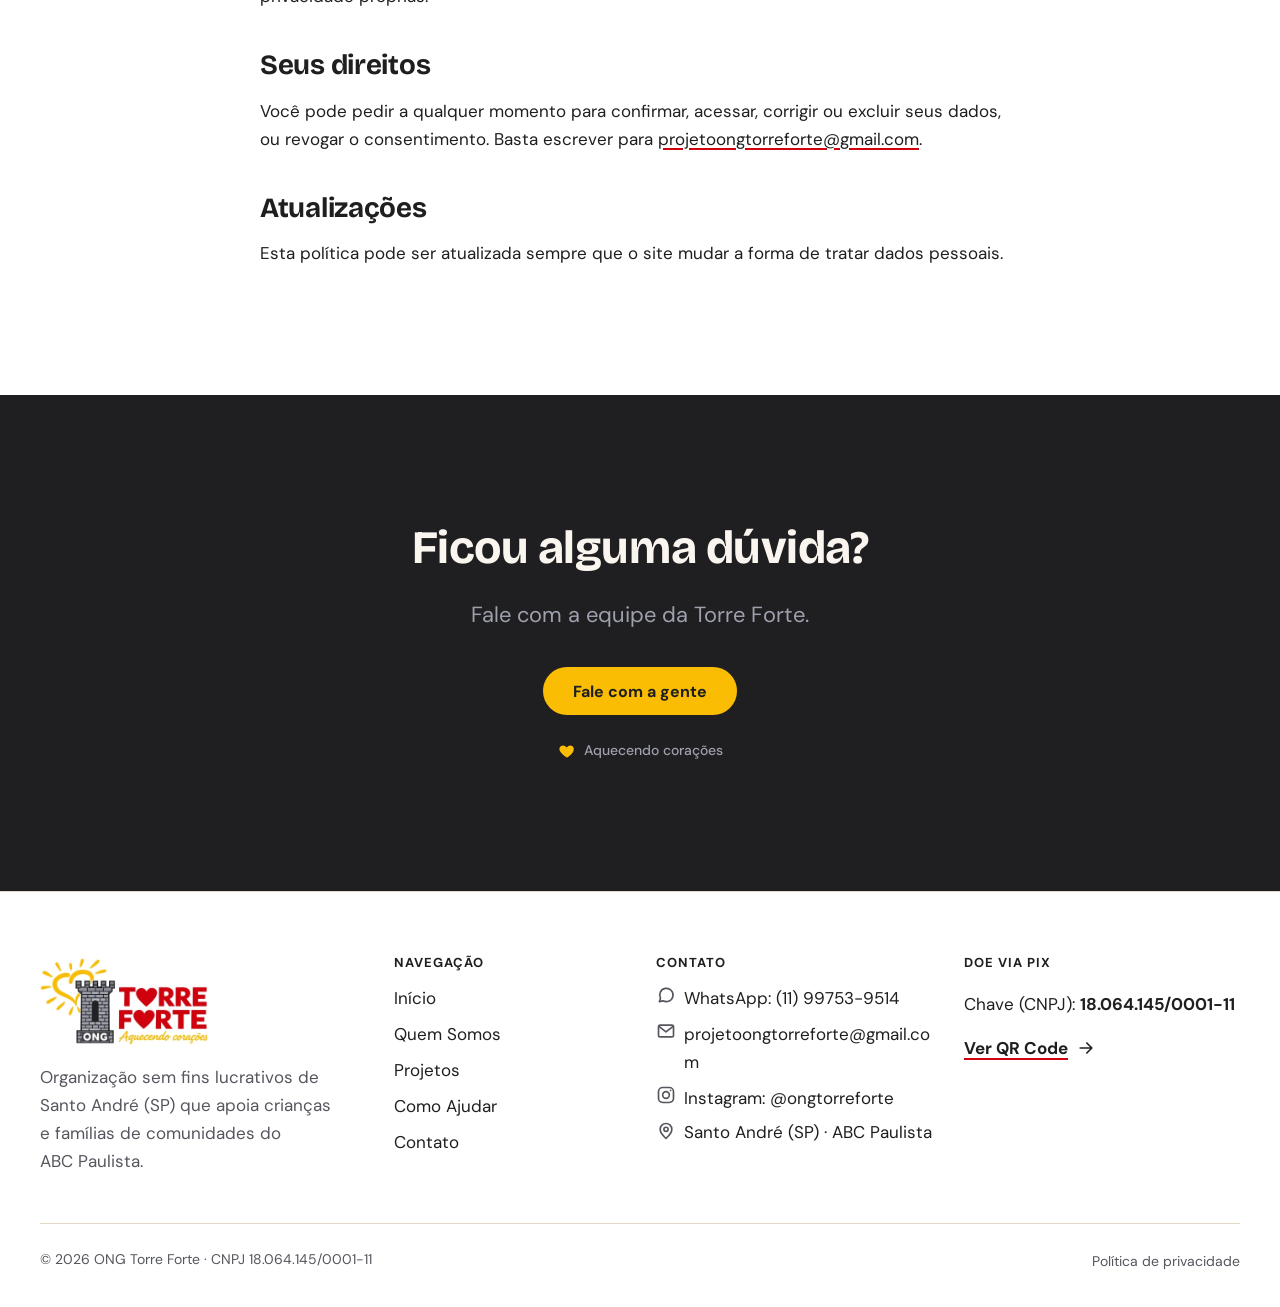
<file: politica-de-privacidade.html>
<!doctype html>
<html lang="pt-BR">
<head>
  <meta charset="utf-8">
  <meta name="viewport" content="width=device-width, initial-scale=1">
  <title>Política de Privacidade · ONG Torre Forte</title>
  <meta name="description" content="Como a ONG Torre Forte trata os dados pessoais enviados pelo formulário de contato do site.">
  <meta name="theme-color" content="#FFFFFF">
  <link rel="icon" href="assets/img/favicon.svg" type="image/svg+xml">
  <link rel="icon" href="assets/img/favicon-32.png" sizes="32x32" type="image/png">
  <link rel="apple-touch-icon" href="assets/img/apple-touch-icon.png">
  <link rel="preload" href="assets/fonts/bricolage-grotesque-latin.woff2" as="font" type="font/woff2" crossorigin>
  <link rel="stylesheet" href="assets/css/tokens.css">
  <link rel="stylesheet" href="assets/css/base.css">
  <link rel="stylesheet" href="assets/css/componentes.css">
  <link rel="stylesheet" href="assets/css/paginas.css">
  <script>document.documentElement.classList.add('js');</script>
  <script src="assets/js/main.js" defer></script>
</head>
<body>
  <a class="pular-conteudo" href="#conteudo">Pular para o conteúdo</a>

  <header class="cabecalho">
    <div class="container cabecalho__interno">
      <a class="cabecalho__logo" href="index.html" aria-label="ONG Torre Forte, página inicial">
        <img src="assets/img/marca/logo-torre-forte-400.webp" srcset="assets/img/marca/logo-torre-forte-400.webp 400w, assets/img/marca/logo-torre-forte-640.webp 640w" sizes="(min-width: 1024px) 168px, 128px" width="400" height="208" alt="">
      </a>
      <nav class="nav" id="menu-principal" aria-label="Principal">
        <ul class="nav__lista">
          <li><a href="index.html">Início</a></li>
          <li><a href="quem-somos.html">Quem Somos</a></li>
          <li><a href="projetos.html">Projetos</a></li>
          <li><a href="como-ajudar.html">Como Ajudar</a></li>
          <li><a href="contato.html">Contato</a></li>
        </ul>
        <div class="nav__ctas">
          <a class="btn btn--primario" href="como-ajudar.html#pix"><svg class="icone icone--cheio" viewBox="0 0 24 24" aria-hidden="true"><path d="M12 21s-7.5-4.6-9.6-9.2C.9 8.4 2.9 4.5 6.6 4.5c2.2 0 3.7 1.2 4.6 2.6.1.2.4.2.6 0 .9-1.4 2.4-2.6 4.6-2.6 3.7 0 5.7 3.9 4.2 7.3C19.5 16.4 12 21 12 21z"/></svg>Faça uma doação</a>
          <a class="btn btn--secundario" href="como-ajudar.html#voluntario">Seja voluntário</a>
        </div>
      </nav>
      <a class="btn btn--primario cabecalho__cta" href="como-ajudar.html">Quero ajudar</a>
      <button class="menu-botao" type="button" aria-expanded="false" aria-controls="menu-principal">
        <svg class="icone icone-menu" viewBox="0 0 24 24" aria-hidden="true"><path d="M4 7h16M4 12h16M4 17h16"/></svg>
        <svg class="icone icone-fechar" viewBox="0 0 24 24" aria-hidden="true"><path d="M6 6l12 12M18 6 6 18"/></svg>
        <span class="menu-botao__texto">Menu</span>
      </button>
    </div>
  </header>

  <main id="conteudo">
    <section class="secao intro" aria-labelledby="titulo-pagina" data-gatilho-barra>
      <div class="container container--texto">
        <div class="intro__conteudo">
          <p class="rotulo">Privacidade</p>
          <h1 id="titulo-pagina">Política de privacidade</h1>
          <p class="lead">Como a Torre Forte trata os dados pessoais enviados pelo site, de acordo com a Lei Geral de Proteção de Dados (LGPD).</p>
        </div>
      </div>
    </section>

    <section class="secao secao--branca" aria-label="Termos da política">
      <div class="container container--texto texto-legal">
        <h2>Quem é responsável pelos dados</h2>
        <p>ONG Torre Forte, organização sem fins lucrativos de Santo André (SP), inscrita no CNPJ 18.064.145/0001-11. Contato para assuntos de privacidade: <a href="mailto:projetoongtorreforte@gmail.com">projetoongtorreforte@gmail.com</a>.</p>

        <h2>Quais dados coletamos</h2>
        <p>Pelo formulário de contato, coletamos apenas o que você informa:</p>
        <ul>
          <li>nome;</li>
          <li>e-mail;</li>
          <li>telefone ou WhatsApp, se você quiser informar;</li>
          <li>a forma como deseja ajudar;</li>
          <li>a sua mensagem.</li>
        </ul>

        <h2>Para que usamos</h2>
        <p>Usamos esses dados somente para responder à sua mensagem e organizar doações, voluntariado ou parcerias, conforme o assunto que você escolher. Não vendemos nem cedemos seus dados para fins de marketing.</p>

        <h2>Como a mensagem é enviada</h2>
        <p>O site não guarda os dados do formulário. Ao enviar, o seu próprio aplicativo de e-mail abre com a mensagem pronta, endereçada a projetoongtorreforte@gmail.com, e a mensagem só é enviada se você confirmar.</p>

        <h2>Cookies e serviços externos</h2>
        <p>Este site não usa cookies de rastreamento nem ferramentas de análise de audiência. As fontes e imagens são carregadas do próprio site.</p>
        <p>Os links para WhatsApp e Instagram levam a serviços externos, que têm políticas de privacidade próprias.</p>

        <h2>Seus direitos</h2>
        <p>Você pode pedir a qualquer momento para confirmar, acessar, corrigir ou excluir seus dados, ou revogar o consentimento. Basta escrever para <a href="mailto:projetoongtorreforte@gmail.com">projetoongtorreforte@gmail.com</a>.</p>

        <h2>Atualizações</h2>
        <p>Esta política pode ser atualizada sempre que o site mudar a forma de tratar dados pessoais.</p>
      </div>
    </section>

    <section class="secao secao--escura cta-final" aria-labelledby="titulo-cta" data-oculta-barra>
      <div class="container cta-final__conteudo">
        <h2 id="titulo-cta">Ficou alguma dúvida?</h2>
        <p class="lead">Fale com a equipe da Torre Forte.</p>
        <div class="grupo-botoes">
          <a class="btn btn--primario" href="contato.html">Fale com a gente</a>
        </div>
        <p class="cta-final__assinatura"><svg class="icone icone--cheio" viewBox="0 0 24 24" aria-hidden="true"><path d="M12 21s-7.5-4.6-9.6-9.2C.9 8.4 2.9 4.5 6.6 4.5c2.2 0 3.7 1.2 4.6 2.6.1.2.4.2.6 0 .9-1.4 2.4-2.6 4.6-2.6 3.7 0 5.7 3.9 4.2 7.3C19.5 16.4 12 21 12 21z"/></svg>Aquecendo corações</p>
      </div>
    </section>
  </main>

  <footer class="rodape" data-oculta-barra>
    <div class="container">
      <div class="rodape__grade">
        <div class="rodape__marca">
          <a href="index.html" aria-label="ONG Torre Forte, página inicial">
            <img src="assets/img/marca/logo-torre-forte-400.webp" width="400" height="208" loading="lazy" decoding="async" alt="">
          </a>
          <p>Organização sem fins lucrativos de Santo André (SP) que apoia crianças e famílias de comunidades do ABC Paulista.</p>
        </div>
        <div>
          <h2 class="rodape__titulo">Navegação</h2>
          <ul class="rodape__lista">
            <li><a href="index.html">Início</a></li>
            <li><a href="quem-somos.html">Quem Somos</a></li>
            <li><a href="projetos.html">Projetos</a></li>
            <li><a href="como-ajudar.html">Como Ajudar</a></li>
            <li><a href="contato.html">Contato</a></li>
          </ul>
        </div>
        <div>
          <h2 class="rodape__titulo">Contato</h2>
          <ul class="rodape__lista">
            <li><svg class="icone" viewBox="0 0 24 24" aria-hidden="true"><path d="M4 20l1.4-4.2A8 8 0 1 1 8.6 19z"/></svg><a href="https://wa.me/5511997539514?text=Ol%C3%A1!%20Vim%20pelo%20site%20da%20Torre%20Forte%20e%20quero%20ajudar." target="_blank" rel="noopener">WhatsApp: (11) 99753-9514<span class="sr-only"> (abre em nova aba)</span></a></li>
            <li><svg class="icone" viewBox="0 0 24 24" aria-hidden="true"><rect x="3" y="5" width="18" height="14" rx="2"/><path d="M3.5 6.5 12 13l8.5-6.5"/></svg><a href="mailto:projetoongtorreforte@gmail.com">projetoongtorreforte@gmail.com</a></li>
            <li><svg class="icone" viewBox="0 0 24 24" aria-hidden="true"><rect x="3" y="3" width="18" height="18" rx="5"/><circle cx="12" cy="12" r="4"/><path d="M17.5 6.5h.01"/></svg><a href="https://www.instagram.com/ongtorreforte/" target="_blank" rel="noopener">Instagram: @ongtorreforte<span class="sr-only"> (abre em nova aba)</span></a></li>
            <li><svg class="icone" viewBox="0 0 24 24" aria-hidden="true"><path d="M12 21s-7-6.2-7-11a7 7 0 0 1 14 0c0 4.8-7 11-7 11z"/><circle cx="12" cy="10" r="2.5"/></svg><span>Santo André (SP) · ABC Paulista</span></li>
          </ul>
        </div>
        <div class="rodape__pix">
          <h2 class="rodape__titulo">Doe via Pix</h2>
          <p>Chave (CNPJ): <strong>18.064.145/0001-11</strong></p>
          <a class="link-seta" href="como-ajudar.html#pix">Ver QR Code<svg class="icone" viewBox="0 0 24 24" aria-hidden="true"><path d="M5 12h14M13 6l6 6-6 6"/></svg></a>
        </div>
      </div>
      <div class="rodape__base">
        <p>© 2026 ONG Torre Forte · CNPJ 18.064.145/0001-11</p>
        <a href="politica-de-privacidade.html" aria-current="page">Política de privacidade</a>
      </div>
    </div>
  </footer>

  <div class="barra-doacao" role="region" aria-label="Doação rápida">
    <p class="barra-doacao__texto">Ajude a aquecer corações</p>
    <a class="btn" href="como-ajudar.html#pix"><svg class="icone icone--cheio" viewBox="0 0 24 24" aria-hidden="true"><path d="M12 21s-7.5-4.6-9.6-9.2C.9 8.4 2.9 4.5 6.6 4.5c2.2 0 3.7 1.2 4.6 2.6.1.2.4.2.6 0 .9-1.4 2.4-2.6 4.6-2.6 3.7 0 5.7 3.9 4.2 7.3C19.5 16.4 12 21 12 21z"/></svg>Faça uma doação</a>
  </div>
</body>
</html>
</file>
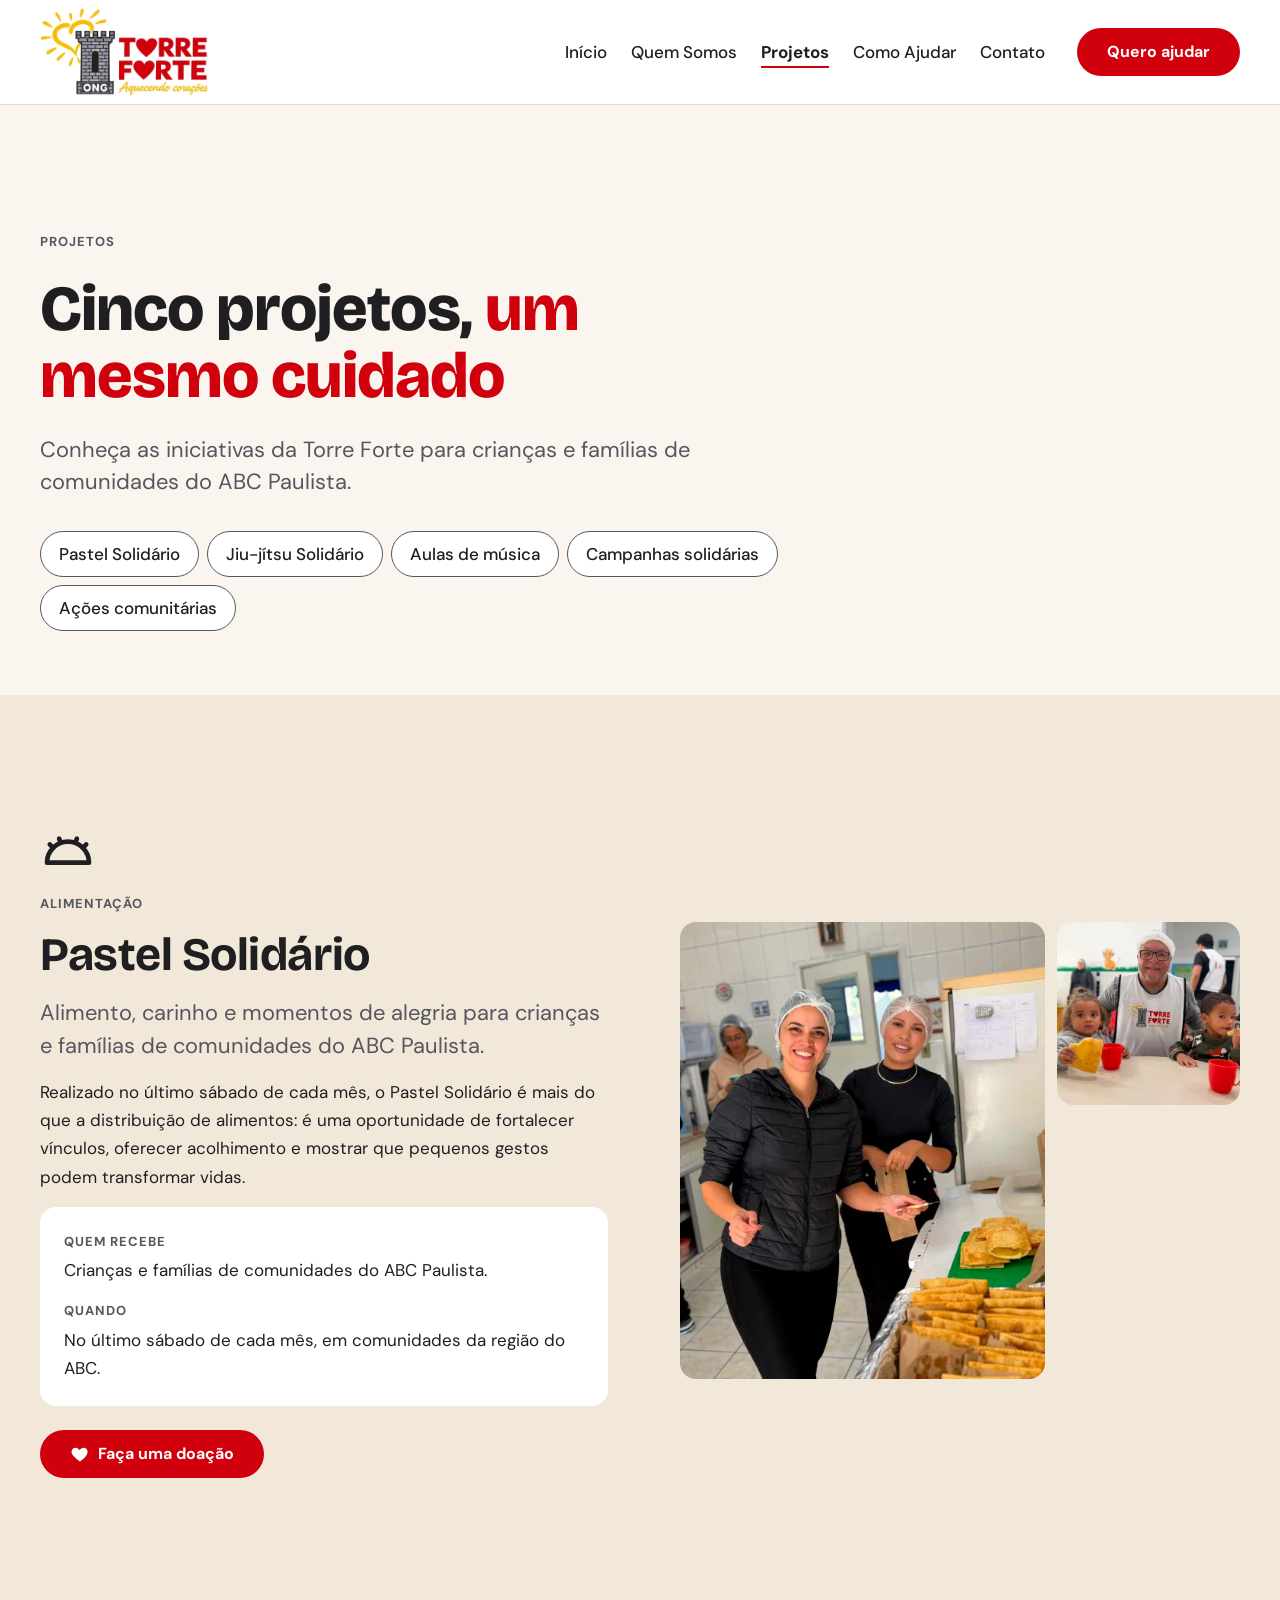
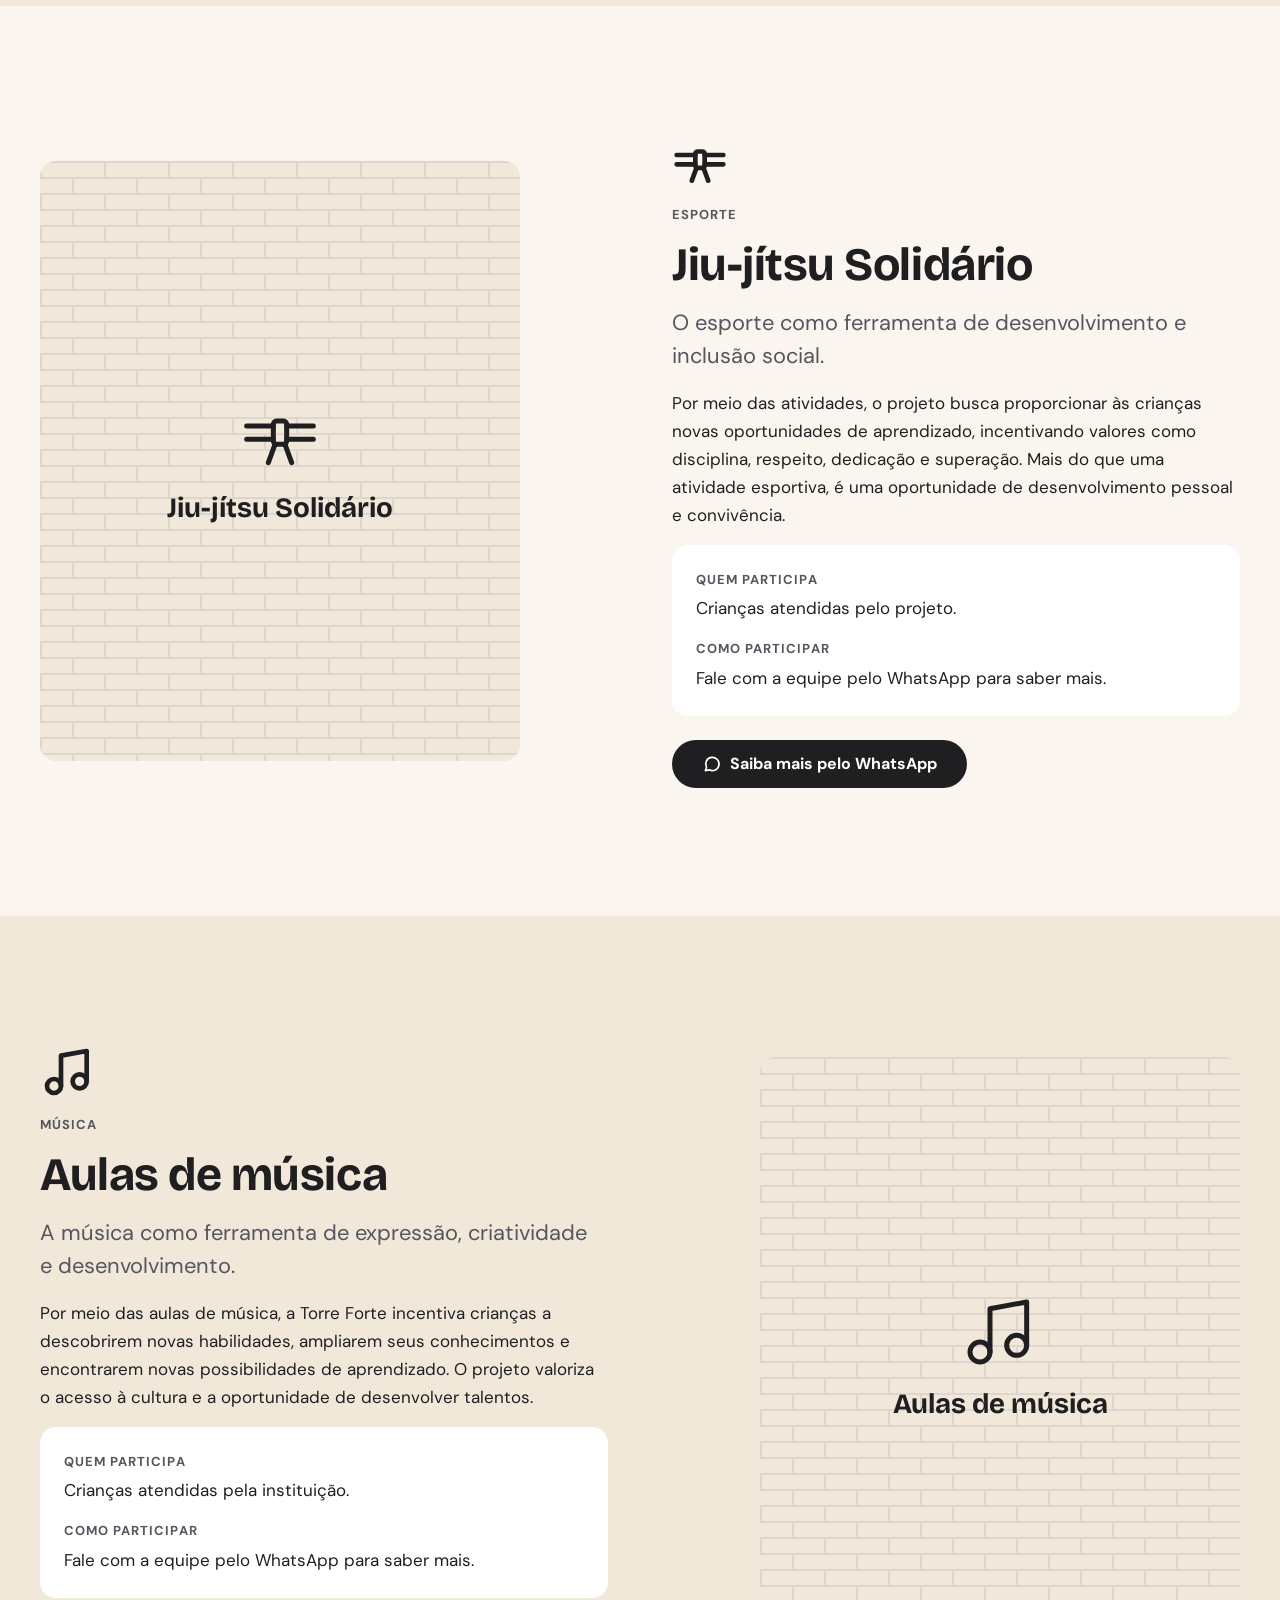
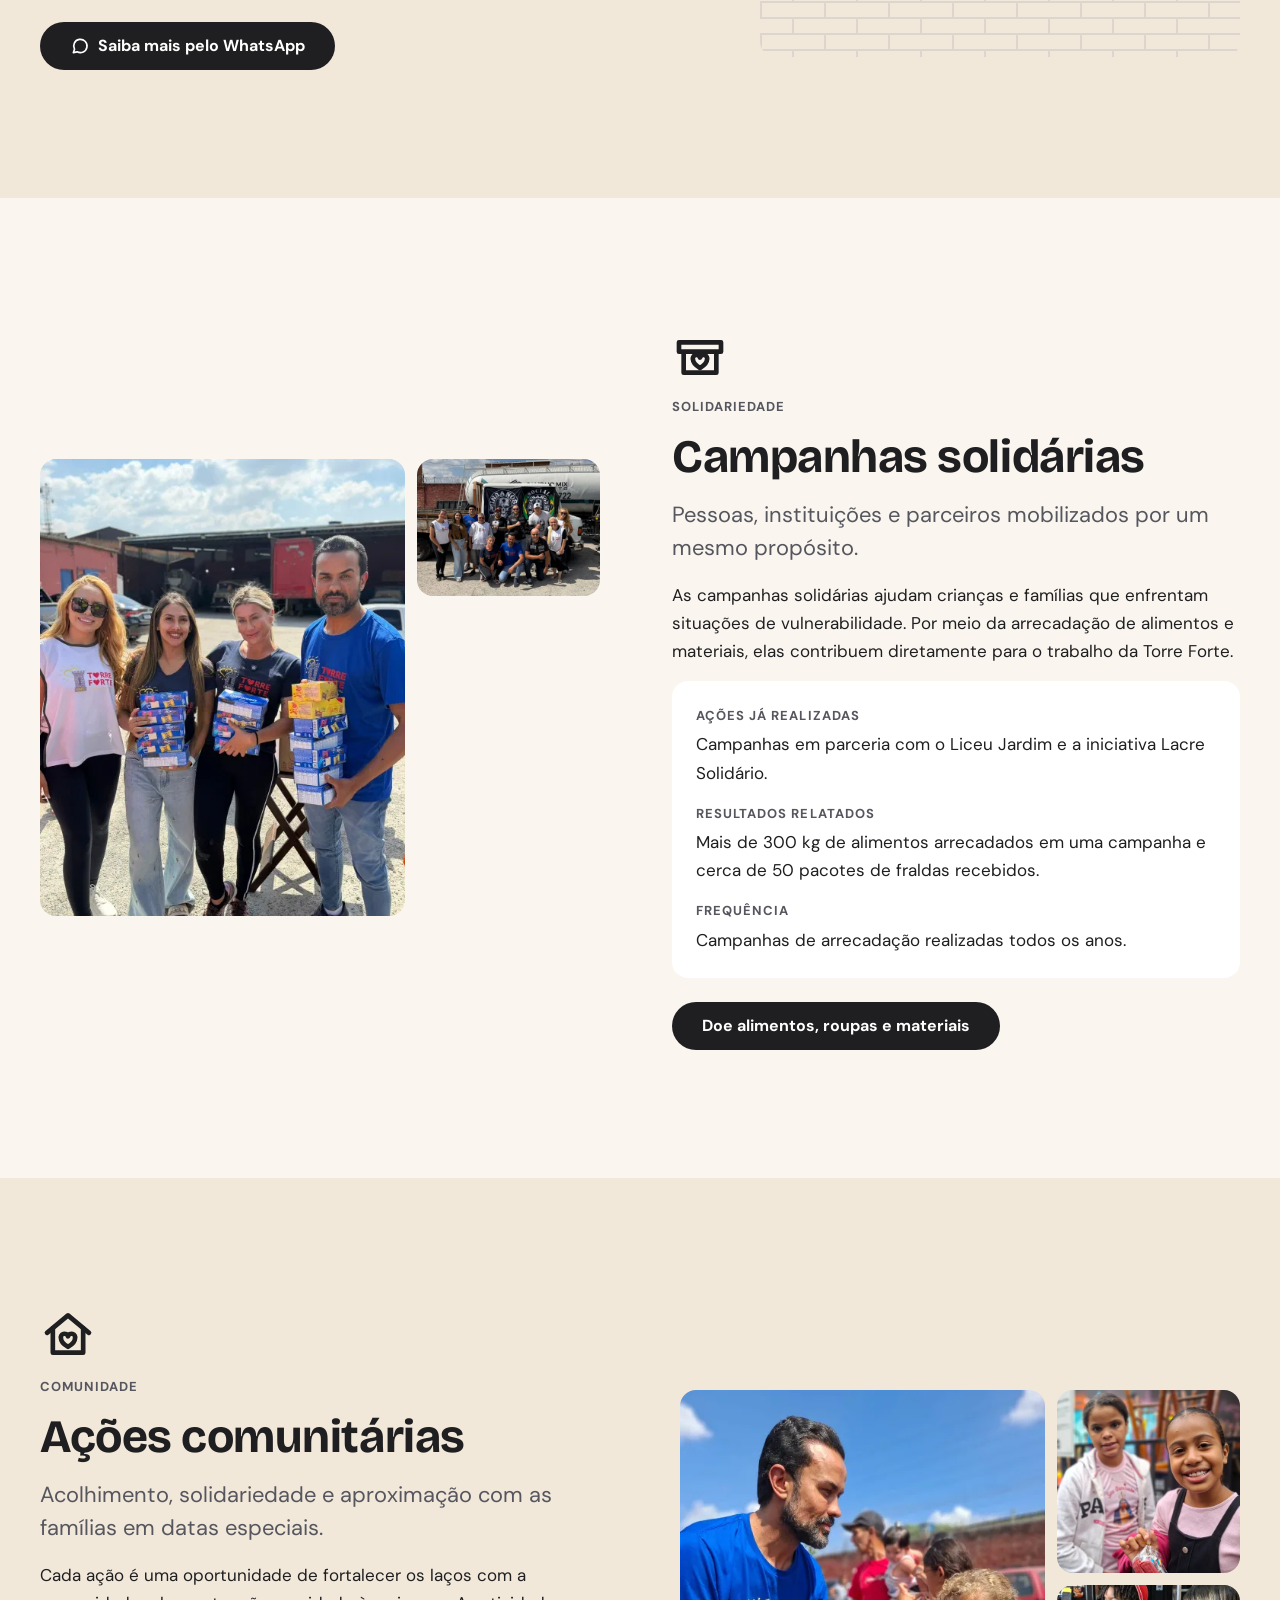
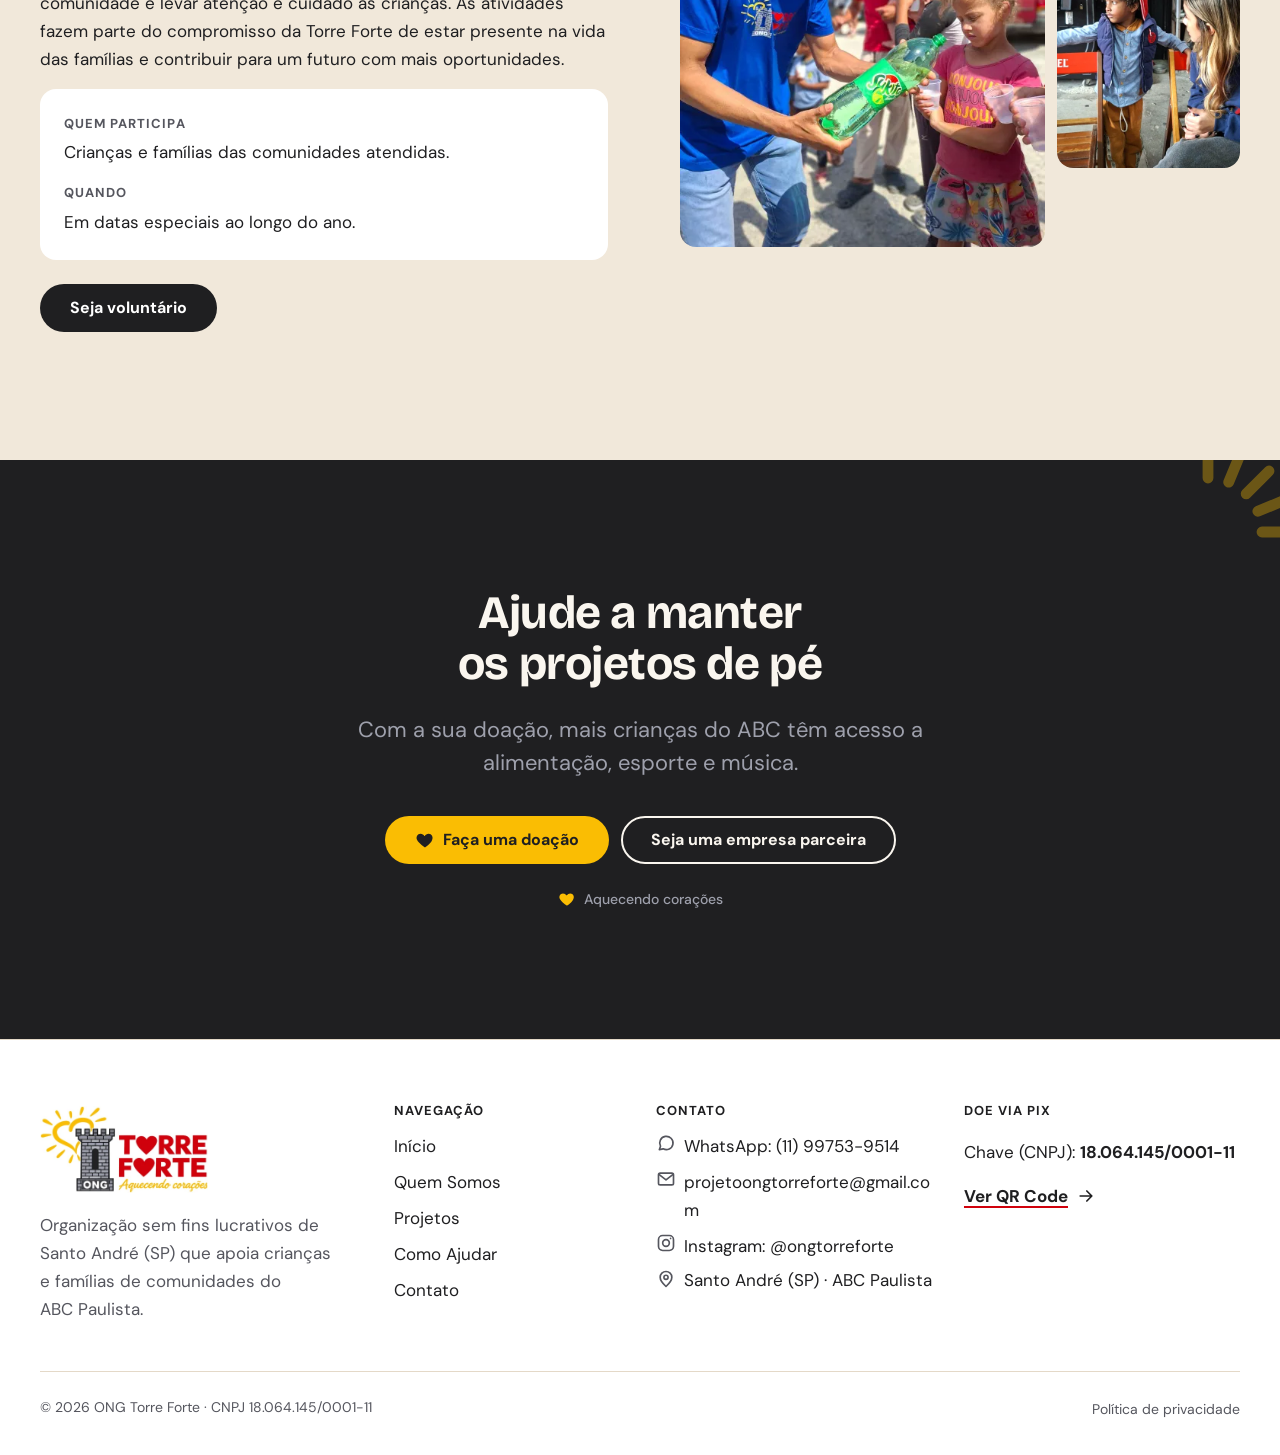
<file: projetos.html>
<!doctype html>
<html lang="pt-BR">
<head>
  <meta charset="utf-8">
  <meta name="viewport" content="width=device-width, initial-scale=1">
  <title>Projetos · ONG Torre Forte</title>
  <meta name="description" content="Pastel Solidário, Jiu-jítsu Solidário, aulas de música, campanhas solidárias e ações comunitárias: conheça os projetos da ONG Torre Forte no ABC Paulista.">
  <meta name="theme-color" content="#FFFFFF">
  <link rel="icon" href="assets/img/favicon.svg" type="image/svg+xml">
  <link rel="icon" href="assets/img/favicon-32.png" sizes="32x32" type="image/png">
  <link rel="apple-touch-icon" href="assets/img/apple-touch-icon.png">
  <meta property="og:type" content="website">
  <meta property="og:locale" content="pt_BR">
  <meta property="og:site_name" content="ONG Torre Forte">
  <meta property="og:title" content="Projetos · ONG Torre Forte">
  <meta property="og:description" content="Alimentação, esporte, música e solidariedade para crianças e famílias do ABC Paulista.">
  <meta property="og:image" content="assets/img/og-torre-forte-1200x630.jpg">
  <meta property="og:image:width" content="1200">
  <meta property="og:image:height" content="630">
  <meta property="og:image:alt" content="Voluntário da Torre Forte sorri entre duas crianças que comem pastel, ao lado do logo da ONG.">
  <meta name="twitter:card" content="summary_large_image">
  <link rel="preload" href="assets/fonts/bricolage-grotesque-latin.woff2" as="font" type="font/woff2" crossorigin>
  <link rel="stylesheet" href="assets/css/tokens.css">
  <link rel="stylesheet" href="assets/css/base.css">
  <link rel="stylesheet" href="assets/css/componentes.css">
  <link rel="stylesheet" href="assets/css/paginas.css">
  <script>document.documentElement.classList.add('js');</script>
  <script src="assets/js/main.js" defer></script>
</head>
<body>
  <a class="pular-conteudo" href="#conteudo">Pular para o conteúdo</a>

  <header class="cabecalho">
    <div class="container cabecalho__interno">
      <a class="cabecalho__logo" href="index.html" aria-label="ONG Torre Forte, página inicial">
        <img src="assets/img/marca/logo-torre-forte-400.webp" srcset="assets/img/marca/logo-torre-forte-400.webp 400w, assets/img/marca/logo-torre-forte-640.webp 640w" sizes="(min-width: 1024px) 168px, 128px" width="400" height="208" alt="">
      </a>
      <nav class="nav" id="menu-principal" aria-label="Principal">
        <ul class="nav__lista">
          <li><a href="index.html">Início</a></li>
          <li><a href="quem-somos.html">Quem Somos</a></li>
          <li><a href="projetos.html" aria-current="page">Projetos</a></li>
          <li><a href="como-ajudar.html">Como Ajudar</a></li>
          <li><a href="contato.html">Contato</a></li>
        </ul>
        <div class="nav__ctas">
          <a class="btn btn--primario" href="como-ajudar.html#pix"><svg class="icone icone--cheio" viewBox="0 0 24 24" aria-hidden="true"><path d="M12 21s-7.5-4.6-9.6-9.2C.9 8.4 2.9 4.5 6.6 4.5c2.2 0 3.7 1.2 4.6 2.6.1.2.4.2.6 0 .9-1.4 2.4-2.6 4.6-2.6 3.7 0 5.7 3.9 4.2 7.3C19.5 16.4 12 21 12 21z"/></svg>Faça uma doação</a>
          <a class="btn btn--secundario" href="como-ajudar.html#voluntario">Seja voluntário</a>
        </div>
      </nav>
      <a class="btn btn--primario cabecalho__cta" href="como-ajudar.html">Quero ajudar</a>
      <button class="menu-botao" type="button" aria-expanded="false" aria-controls="menu-principal">
        <svg class="icone icone-menu" viewBox="0 0 24 24" aria-hidden="true"><path d="M4 7h16M4 12h16M4 17h16"/></svg>
        <svg class="icone icone-fechar" viewBox="0 0 24 24" aria-hidden="true"><path d="M6 6l12 12M18 6 6 18"/></svg>
        <span class="menu-botao__texto">Menu</span>
      </button>
    </div>
  </header>

  <main id="conteudo">
    <section class="secao intro" aria-labelledby="titulo-pagina" data-gatilho-barra>
      <div class="container">
        <div class="intro__conteudo">
          <p class="rotulo">Projetos</p>
          <h1 id="titulo-pagina">Cinco projetos, <span class="destaque">um mesmo cuidado</span></h1>
          <p class="lead">Conheça as iniciativas da Torre Forte para crianças e famílias de comunidades do ABC Paulista.</p>
          <ul class="atalhos" aria-label="Ir para o projeto">
            <li><a href="#pastel-solidario">Pastel Solidário</a></li>
            <li><a href="#jiu-jitsu-solidario">Jiu-jítsu Solidário</a></li>
            <li><a href="#aulas-de-musica">Aulas de música</a></li>
            <li><a href="#campanhas-solidarias">Campanhas solidárias</a></li>
            <li><a href="#acoes-comunitarias">Ações comunitárias</a></li>
          </ul>
        </div>
      </div>
    </section>

    <section class="secao secao--areia projeto" id="pastel-solidario" aria-labelledby="titulo-pastel">
      <div class="container projeto__grade">
        <div class="projeto__texto">
          <svg class="icone projeto__icone" viewBox="0 0 24 24" aria-hidden="true"><path d="M3 17a9 9 0 0 1 18 0z"/><path d="M5.6 10.6 4.2 9.2M8.9 8.5 8.2 6.7M15.1 8.5l.7-1.8M18.4 10.6l1.4-1.4"/></svg>
          <p class="rotulo">Alimentação</p>
          <h2 id="titulo-pastel">Pastel Solidário</h2>
          <p class="lead">Alimento, carinho e momentos de alegria para crianças e famílias de comunidades do ABC Paulista.</p>
          <p>Realizado no último sábado de cada mês, o Pastel Solidário é mais do que a distribuição de alimentos: é uma oportunidade de fortalecer vínculos, oferecer acolhimento e mostrar que pequenos gestos podem transformar vidas.</p>
          <dl class="projeto__dados">
            <div>
              <dt>Quem recebe</dt>
              <dd>Crianças e famílias de comunidades do ABC Paulista.</dd>
            </div>
            <div>
              <dt>Quando</dt>
              <dd>No último sábado de cada mês, em comunidades da região do ABC.</dd>
            </div>
          </dl>
          <div class="grupo-botoes">
            <a class="btn btn--primario" href="como-ajudar.html#pix"><svg class="icone icone--cheio" viewBox="0 0 24 24" aria-hidden="true"><path d="M12 21s-7.5-4.6-9.6-9.2C.9 8.4 2.9 4.5 6.6 4.5c2.2 0 3.7 1.2 4.6 2.6.1.2.4.2.6 0 .9-1.4 2.4-2.6 4.6-2.6 3.7 0 5.7 3.9 4.2 7.3C19.5 16.4 12 21 12 21z"/></svg>Faça uma doação</a>
          </div>
        </div>
        <div class="projeto__midia" data-revelar>
          <figure class="foto foto--4x5 projeto__principal">
            <img src="assets/img/fotos/pastel-solidario-equipe-cozinha-4x5-768.webp"
                 srcset="assets/img/fotos/pastel-solidario-equipe-cozinha-4x5-480.webp 480w, assets/img/fotos/pastel-solidario-equipe-cozinha-4x5-768.webp 768w, assets/img/fotos/pastel-solidario-equipe-cozinha-4x5-960.webp 960w"
                 sizes="(min-width: 1024px) 370px, (min-width: 592px) 560px, calc(100vw - 32px)"
                 width="768" height="960" loading="lazy" decoding="async"
                 alt="Duas integrantes da equipe da Torre Forte, de touca descartável, sorriem na cozinha ao lado de bandejas com pastéis fritos.">
          </figure>
          <figure class="foto foto--1x1">
            <img src="assets/img/fotos/pastel-solidario-voluntario-com-criancas-1x1-480.webp"
                 srcset="assets/img/fotos/pastel-solidario-voluntario-com-criancas-1x1-480.webp 480w, assets/img/fotos/pastel-solidario-voluntario-com-criancas-1x1-960.webp 960w"
                 sizes="(min-width: 1024px) 180px, (min-width: 592px) 275px, 50vw"
                 width="480" height="480" loading="lazy" decoding="async"
                 alt="Voluntário da Torre Forte, de touca e avental da ONG, sorri sentado à mesa entre duas crianças pequenas que comem pastel.">
          </figure>
        </div>
      </div>
    </section>

    <section class="secao projeto projeto--invertido" id="jiu-jitsu-solidario" aria-labelledby="titulo-jiu-jitsu">
      <div class="container projeto__grade">
        <div class="projeto__texto">
          <svg class="icone projeto__icone" viewBox="0 0 24 24" aria-hidden="true"><path d="M2 9h8M14 9h8M2 13h8M14 13h8"/><rect x="10" y="7.5" width="4" height="7" rx="1"/><path d="M10.5 14.5 8.5 20M13.5 14.5l2 5.5"/></svg>
          <p class="rotulo">Esporte</p>
          <h2 id="titulo-jiu-jitsu">Jiu-jítsu Solidário</h2>
          <p class="lead">O esporte como ferramenta de desenvolvimento e inclusão social.</p>
          <p>Por meio das atividades, o projeto busca proporcionar às crianças novas oportunidades de aprendizado, incentivando valores como disciplina, respeito, dedicação e superação. Mais do que uma atividade esportiva, é uma oportunidade de desenvolvimento pessoal e convivência.</p>
          <dl class="projeto__dados">
            <div>
              <dt>Quem participa</dt>
              <dd>Crianças atendidas pelo projeto.</dd>
            </div>
            <div>
              <dt>Como participar</dt>
              <dd>Fale com a equipe pelo WhatsApp para saber mais.</dd>
            </div>
          </dl>
          <div class="grupo-botoes">
            <a class="btn btn--secundario" href="https://wa.me/5511997539514?text=Ol%C3%A1!%20Vim%20pelo%20site%20da%20Torre%20Forte%20e%20quero%20saber%20mais%20sobre%20o%20Jiu-j%C3%ADtsu%20Solid%C3%A1rio." target="_blank" rel="noopener"><svg class="icone" viewBox="0 0 24 24" aria-hidden="true"><path d="M4 20l1.4-4.2A8 8 0 1 1 8.6 19z"/></svg>Saiba mais pelo WhatsApp<span class="sr-only"> (abre em nova aba)</span></a>
          </div>
        </div>
        <div class="projeto__midia projeto__midia--simples" data-revelar>
          <div class="painel-projeto painel-projeto--4x5 projeto__principal" aria-hidden="true">
            <svg class="icone" viewBox="0 0 24 24"><path d="M2 9h8M14 9h8M2 13h8M14 13h8"/><rect x="10" y="7.5" width="4" height="7" rx="1"/><path d="M10.5 14.5 8.5 20M13.5 14.5l2 5.5"/></svg>
            <span class="painel-projeto__nome">Jiu-jítsu Solidário</span>
          </div>
        </div>
      </div>
    </section>

    <section class="secao secao--areia projeto" id="aulas-de-musica" aria-labelledby="titulo-musica">
      <div class="container projeto__grade">
        <div class="projeto__texto">
          <svg class="icone projeto__icone" viewBox="0 0 24 24" aria-hidden="true"><path d="M9 18V5l11-2v13"/><circle cx="6" cy="18" r="3"/><circle cx="17" cy="16" r="3"/></svg>
          <p class="rotulo">Música</p>
          <h2 id="titulo-musica">Aulas de música</h2>
          <p class="lead">A música como ferramenta de expressão, criatividade e desenvolvimento.</p>
          <p>Por meio das aulas de música, a Torre Forte incentiva crianças a descobrirem novas habilidades, ampliarem seus conhecimentos e encontrarem novas possibilidades de aprendizado. O projeto valoriza o acesso à cultura e a oportunidade de desenvolver talentos.</p>
          <dl class="projeto__dados">
            <div>
              <dt>Quem participa</dt>
              <dd>Crianças atendidas pela instituição.</dd>
            </div>
            <div>
              <dt>Como participar</dt>
              <dd>Fale com a equipe pelo WhatsApp para saber mais.</dd>
            </div>
          </dl>
          <div class="grupo-botoes">
            <a class="btn btn--secundario" href="https://wa.me/5511997539514?text=Ol%C3%A1!%20Vim%20pelo%20site%20da%20Torre%20Forte%20e%20quero%20saber%20mais%20sobre%20as%20aulas%20de%20m%C3%BAsica." target="_blank" rel="noopener"><svg class="icone" viewBox="0 0 24 24" aria-hidden="true"><path d="M4 20l1.4-4.2A8 8 0 1 1 8.6 19z"/></svg>Saiba mais pelo WhatsApp<span class="sr-only"> (abre em nova aba)</span></a>
          </div>
        </div>
        <div class="projeto__midia projeto__midia--simples" data-revelar>
          <div class="painel-projeto painel-projeto--4x5 projeto__principal" aria-hidden="true">
            <svg class="icone" viewBox="0 0 24 24"><path d="M9 18V5l11-2v13"/><circle cx="6" cy="18" r="3"/><circle cx="17" cy="16" r="3"/></svg>
            <span class="painel-projeto__nome">Aulas de música</span>
          </div>
        </div>
      </div>
    </section>

    <section class="secao projeto projeto--invertido" id="campanhas-solidarias" aria-labelledby="titulo-campanhas">
      <div class="container projeto__grade">
        <div class="projeto__texto">
          <svg class="icone projeto__icone" viewBox="0 0 24 24" aria-hidden="true"><path d="M3 7h18v4H3zM5 11v9h14v-9"/><path d="M12 18s-3-1.8-3-3.6a1.5 1.5 0 0 1 3-.9 1.5 1.5 0 0 1 3 .9c0 1.8-3 3.6-3 3.6z"/></svg>
          <p class="rotulo">Solidariedade</p>
          <h2 id="titulo-campanhas">Campanhas solidárias</h2>
          <p class="lead">Pessoas, instituições e parceiros mobilizados por um mesmo propósito.</p>
          <p>As campanhas solidárias ajudam crianças e famílias que enfrentam situações de vulnerabilidade. Por meio da arrecadação de alimentos e materiais, elas contribuem diretamente para o trabalho da Torre Forte.</p>
          <dl class="projeto__dados">
            <div>
              <dt>Ações já realizadas</dt>
              <dd>Campanhas em parceria com o Liceu Jardim e a iniciativa Lacre Solidário.</dd>
            </div>
            <div>
              <dt>Resultados relatados</dt>
              <dd>Mais de 300 kg de alimentos arrecadados em uma campanha e cerca de 50 pacotes de fraldas recebidos.</dd>
            </div>
            <div>
              <dt>Frequência</dt>
              <dd>Campanhas de arrecadação realizadas todos os anos.</dd>
            </div>
          </dl>
          <div class="grupo-botoes">
            <a class="btn btn--secundario" href="como-ajudar.html#itens">Doe alimentos, roupas e materiais</a>
          </div>
        </div>
        <div class="projeto__midia" data-revelar>
          <figure class="foto foto--4x5 projeto__principal">
            <img src="assets/img/fotos/campanha-voluntarios-doacao-alimentos-4x5-768.webp"
                 srcset="assets/img/fotos/campanha-voluntarios-doacao-alimentos-4x5-480.webp 480w, assets/img/fotos/campanha-voluntarios-doacao-alimentos-4x5-768.webp 768w, assets/img/fotos/campanha-voluntarios-doacao-alimentos-4x5-960.webp 960w"
                 sizes="(min-width: 1024px) 370px, (min-width: 592px) 560px, calc(100vw - 32px)"
                 width="768" height="960" loading="lazy" decoding="async"
                 alt="Quatro voluntários com camisetas da Torre Forte seguram pilhas de caixas de biscoitos em um pátio ao ar livre.">
          </figure>
          <figure class="foto foto--4x3">
            <img src="assets/img/fotos/acao-comunitaria-grupo-4x3-480.webp"
                 srcset="assets/img/fotos/acao-comunitaria-grupo-4x3-480.webp 480w, assets/img/fotos/acao-comunitaria-grupo-4x3-960.webp 960w"
                 sizes="(min-width: 1024px) 180px, (min-width: 592px) 275px, 50vw"
                 width="480" height="360" loading="lazy" decoding="async"
                 alt="Voluntários da Torre Forte e integrantes de um grupo de motociclistas posam juntos ao ar livre em frente a um caminhão.">
          </figure>
        </div>
      </div>
    </section>

    <section class="secao secao--areia projeto" id="acoes-comunitarias" aria-labelledby="titulo-acoes">
      <div class="container projeto__grade">
        <div class="projeto__texto">
          <svg class="icone projeto__icone" viewBox="0 0 24 24" aria-hidden="true"><path d="M3 11.5 12 4l9 7.5"/><path d="M5.5 9.5V20h13V9.5"/><path d="M12 17.5s-3-1.8-3-3.6a1.5 1.5 0 0 1 3-.9 1.5 1.5 0 0 1 3 .9c0 1.8-3 3.6-3 3.6z"/></svg>
          <p class="rotulo">Comunidade</p>
          <h2 id="titulo-acoes">Ações comunitárias</h2>
          <p class="lead">Acolhimento, solidariedade e aproximação com as famílias em datas especiais.</p>
          <p>Cada ação é uma oportunidade de fortalecer os laços com a comunidade e levar atenção e cuidado às crianças. As atividades fazem parte do compromisso da Torre Forte de estar presente na vida das famílias e contribuir para um futuro com mais oportunidades.</p>
          <dl class="projeto__dados">
            <div>
              <dt>Quem participa</dt>
              <dd>Crianças e famílias das comunidades atendidas.</dd>
            </div>
            <div>
              <dt>Quando</dt>
              <dd>Em datas especiais ao longo do ano.</dd>
            </div>
          </dl>
          <div class="grupo-botoes">
            <a class="btn btn--secundario" href="como-ajudar.html#voluntario">Seja voluntário</a>
          </div>
        </div>
        <div class="projeto__midia" data-revelar>
          <figure class="foto foto--4x5 projeto__principal">
            <img src="assets/img/fotos/acao-comunitaria-servindo-criancas-4x5-768.webp"
                 srcset="assets/img/fotos/acao-comunitaria-servindo-criancas-4x5-480.webp 480w, assets/img/fotos/acao-comunitaria-servindo-criancas-4x5-768.webp 768w, assets/img/fotos/acao-comunitaria-servindo-criancas-4x5-960.webp 960w"
                 sizes="(min-width: 1024px) 370px, (min-width: 592px) 560px, calc(100vw - 32px)"
                 width="768" height="960" loading="lazy" decoding="async"
                 alt="Integrante da Torre Forte, de camiseta azul da ONG, serve bebida em copos plásticos para crianças em fila ao ar livre.">
          </figure>
          <figure class="foto foto--1x1">
            <img src="assets/img/fotos/criancas-sorrindo-com-doces-1x1-480.webp"
                 srcset="assets/img/fotos/criancas-sorrindo-com-doces-1x1-480.webp 480w, assets/img/fotos/criancas-sorrindo-com-doces-1x1-880.webp 880w"
                 sizes="(min-width: 1024px) 180px, (min-width: 592px) 275px, 50vw"
                 width="480" height="480" loading="lazy" decoding="async"
                 alt="Duas crianças sorriem para a câmera; a da frente segura um saquinho com doces.">
          </figure>
          <figure class="foto foto--1x1">
            <img src="assets/img/fotos/crianca-acompanhada-por-adulta-1x1-480.webp"
                 srcset="assets/img/fotos/crianca-acompanhada-por-adulta-1x1-480.webp 480w, assets/img/fotos/crianca-acompanhada-por-adulta-1x1-768.webp 768w"
                 sizes="(min-width: 1024px) 180px, (min-width: 592px) 275px, 50vw"
                 width="480" height="480" loading="lazy" decoding="async"
                 alt="Uma mulher sentada observa com atenção uma criança pequena de capuz vermelho, em pé ao seu lado.">
          </figure>
        </div>
      </div>
    </section>

    <section class="secao secao--escura cta-final" aria-labelledby="titulo-cta" data-oculta-barra>
      <span class="raios-sol raios-sol--direita" aria-hidden="true"><svg class="icone" viewBox="0 0 100 100"><path d="M30 60H12M32.3 48.5l-16.7-6.9M38.8 38.8 26.1 26.1M48.5 32.3l-6.9-16.7M60 30V12"/></svg></span>
      <div class="container cta-final__conteudo">
        <h2 id="titulo-cta">Ajude a manter os projetos de pé</h2>
        <p class="lead">Com a sua doação, mais crianças do ABC têm acesso a alimentação, esporte e música.</p>
        <div class="grupo-botoes">
          <a class="btn btn--primario" href="como-ajudar.html#pix"><svg class="icone icone--cheio" viewBox="0 0 24 24" aria-hidden="true"><path d="M12 21s-7.5-4.6-9.6-9.2C.9 8.4 2.9 4.5 6.6 4.5c2.2 0 3.7 1.2 4.6 2.6.1.2.4.2.6 0 .9-1.4 2.4-2.6 4.6-2.6 3.7 0 5.7 3.9 4.2 7.3C19.5 16.4 12 21 12 21z"/></svg>Faça uma doação</a>
          <a class="btn btn--contorno" href="como-ajudar.html#empresas">Seja uma empresa parceira</a>
        </div>
        <p class="cta-final__assinatura"><svg class="icone icone--cheio" viewBox="0 0 24 24" aria-hidden="true"><path d="M12 21s-7.5-4.6-9.6-9.2C.9 8.4 2.9 4.5 6.6 4.5c2.2 0 3.7 1.2 4.6 2.6.1.2.4.2.6 0 .9-1.4 2.4-2.6 4.6-2.6 3.7 0 5.7 3.9 4.2 7.3C19.5 16.4 12 21 12 21z"/></svg>Aquecendo corações</p>
      </div>
    </section>
  </main>

  <footer class="rodape" data-oculta-barra>
    <div class="container">
      <div class="rodape__grade">
        <div class="rodape__marca">
          <a href="index.html" aria-label="ONG Torre Forte, página inicial">
            <img src="assets/img/marca/logo-torre-forte-400.webp" width="400" height="208" loading="lazy" decoding="async" alt="">
          </a>
          <p>Organização sem fins lucrativos de Santo André (SP) que apoia crianças e famílias de comunidades do ABC Paulista.</p>
        </div>
        <div>
          <h2 class="rodape__titulo">Navegação</h2>
          <ul class="rodape__lista">
            <li><a href="index.html">Início</a></li>
            <li><a href="quem-somos.html">Quem Somos</a></li>
            <li><a href="projetos.html">Projetos</a></li>
            <li><a href="como-ajudar.html">Como Ajudar</a></li>
            <li><a href="contato.html">Contato</a></li>
          </ul>
        </div>
        <div>
          <h2 class="rodape__titulo">Contato</h2>
          <ul class="rodape__lista">
            <li><svg class="icone" viewBox="0 0 24 24" aria-hidden="true"><path d="M4 20l1.4-4.2A8 8 0 1 1 8.6 19z"/></svg><a href="https://wa.me/5511997539514?text=Ol%C3%A1!%20Vim%20pelo%20site%20da%20Torre%20Forte%20e%20quero%20ajudar." target="_blank" rel="noopener">WhatsApp: (11) 99753-9514<span class="sr-only"> (abre em nova aba)</span></a></li>
            <li><svg class="icone" viewBox="0 0 24 24" aria-hidden="true"><rect x="3" y="5" width="18" height="14" rx="2"/><path d="M3.5 6.5 12 13l8.5-6.5"/></svg><a href="mailto:projetoongtorreforte@gmail.com">projetoongtorreforte@gmail.com</a></li>
            <li><svg class="icone" viewBox="0 0 24 24" aria-hidden="true"><rect x="3" y="3" width="18" height="18" rx="5"/><circle cx="12" cy="12" r="4"/><path d="M17.5 6.5h.01"/></svg><a href="https://www.instagram.com/ongtorreforte/" target="_blank" rel="noopener">Instagram: @ongtorreforte<span class="sr-only"> (abre em nova aba)</span></a></li>
            <li><svg class="icone" viewBox="0 0 24 24" aria-hidden="true"><path d="M12 21s-7-6.2-7-11a7 7 0 0 1 14 0c0 4.8-7 11-7 11z"/><circle cx="12" cy="10" r="2.5"/></svg><span>Santo André (SP) · ABC Paulista</span></li>
          </ul>
        </div>
        <div class="rodape__pix">
          <h2 class="rodape__titulo">Doe via Pix</h2>
          <p>Chave (CNPJ): <strong>18.064.145/0001-11</strong></p>
          <a class="link-seta" href="como-ajudar.html#pix">Ver QR Code<svg class="icone" viewBox="0 0 24 24" aria-hidden="true"><path d="M5 12h14M13 6l6 6-6 6"/></svg></a>
        </div>
      </div>
      <div class="rodape__base">
        <p>© 2026 ONG Torre Forte · CNPJ 18.064.145/0001-11</p>
        <a href="politica-de-privacidade.html">Política de privacidade</a>
      </div>
    </div>
  </footer>

  <div class="barra-doacao" role="region" aria-label="Doação rápida">
    <p class="barra-doacao__texto">Ajude a aquecer corações</p>
    <a class="btn" href="como-ajudar.html#pix"><svg class="icone icone--cheio" viewBox="0 0 24 24" aria-hidden="true"><path d="M12 21s-7.5-4.6-9.6-9.2C.9 8.4 2.9 4.5 6.6 4.5c2.2 0 3.7 1.2 4.6 2.6.1.2.4.2.6 0 .9-1.4 2.4-2.6 4.6-2.6 3.7 0 5.7 3.9 4.2 7.3C19.5 16.4 12 21 12 21z"/></svg>Faça uma doação</a>
  </div>
</body>
</html>
</file>
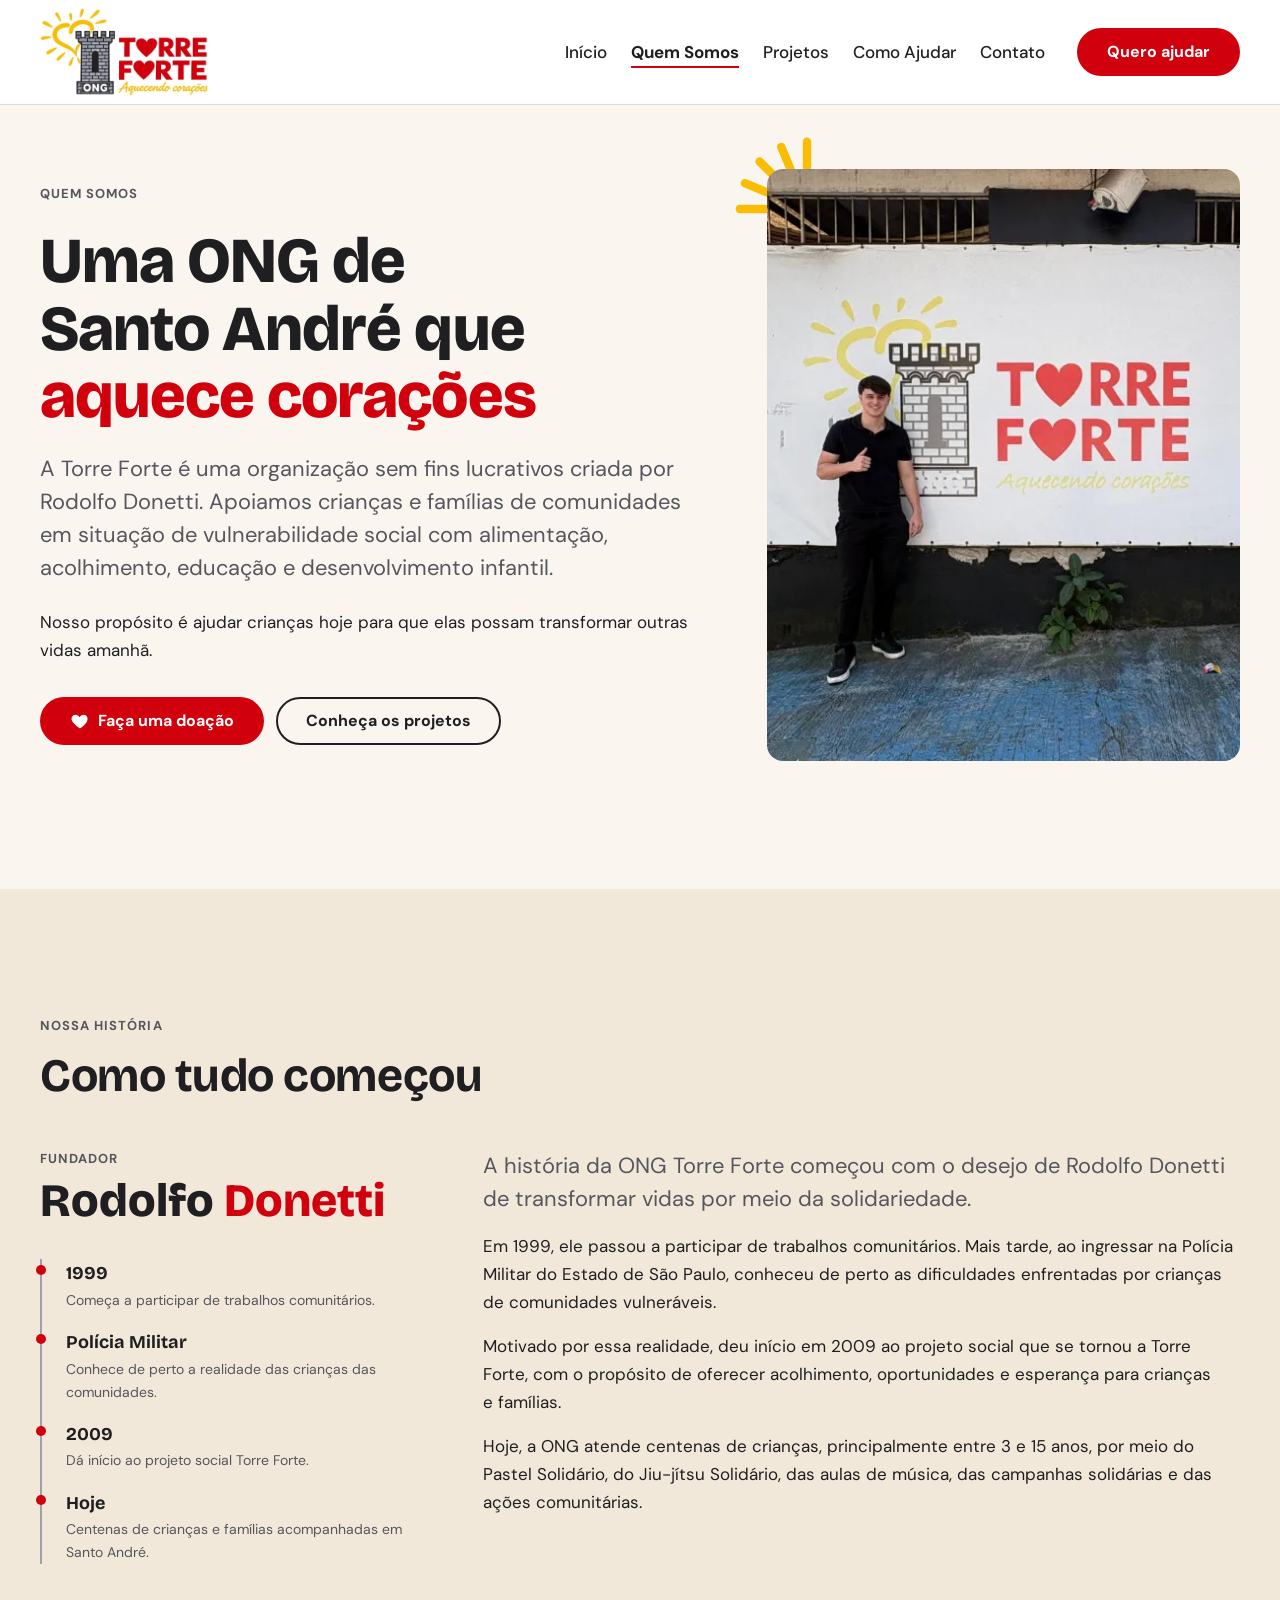
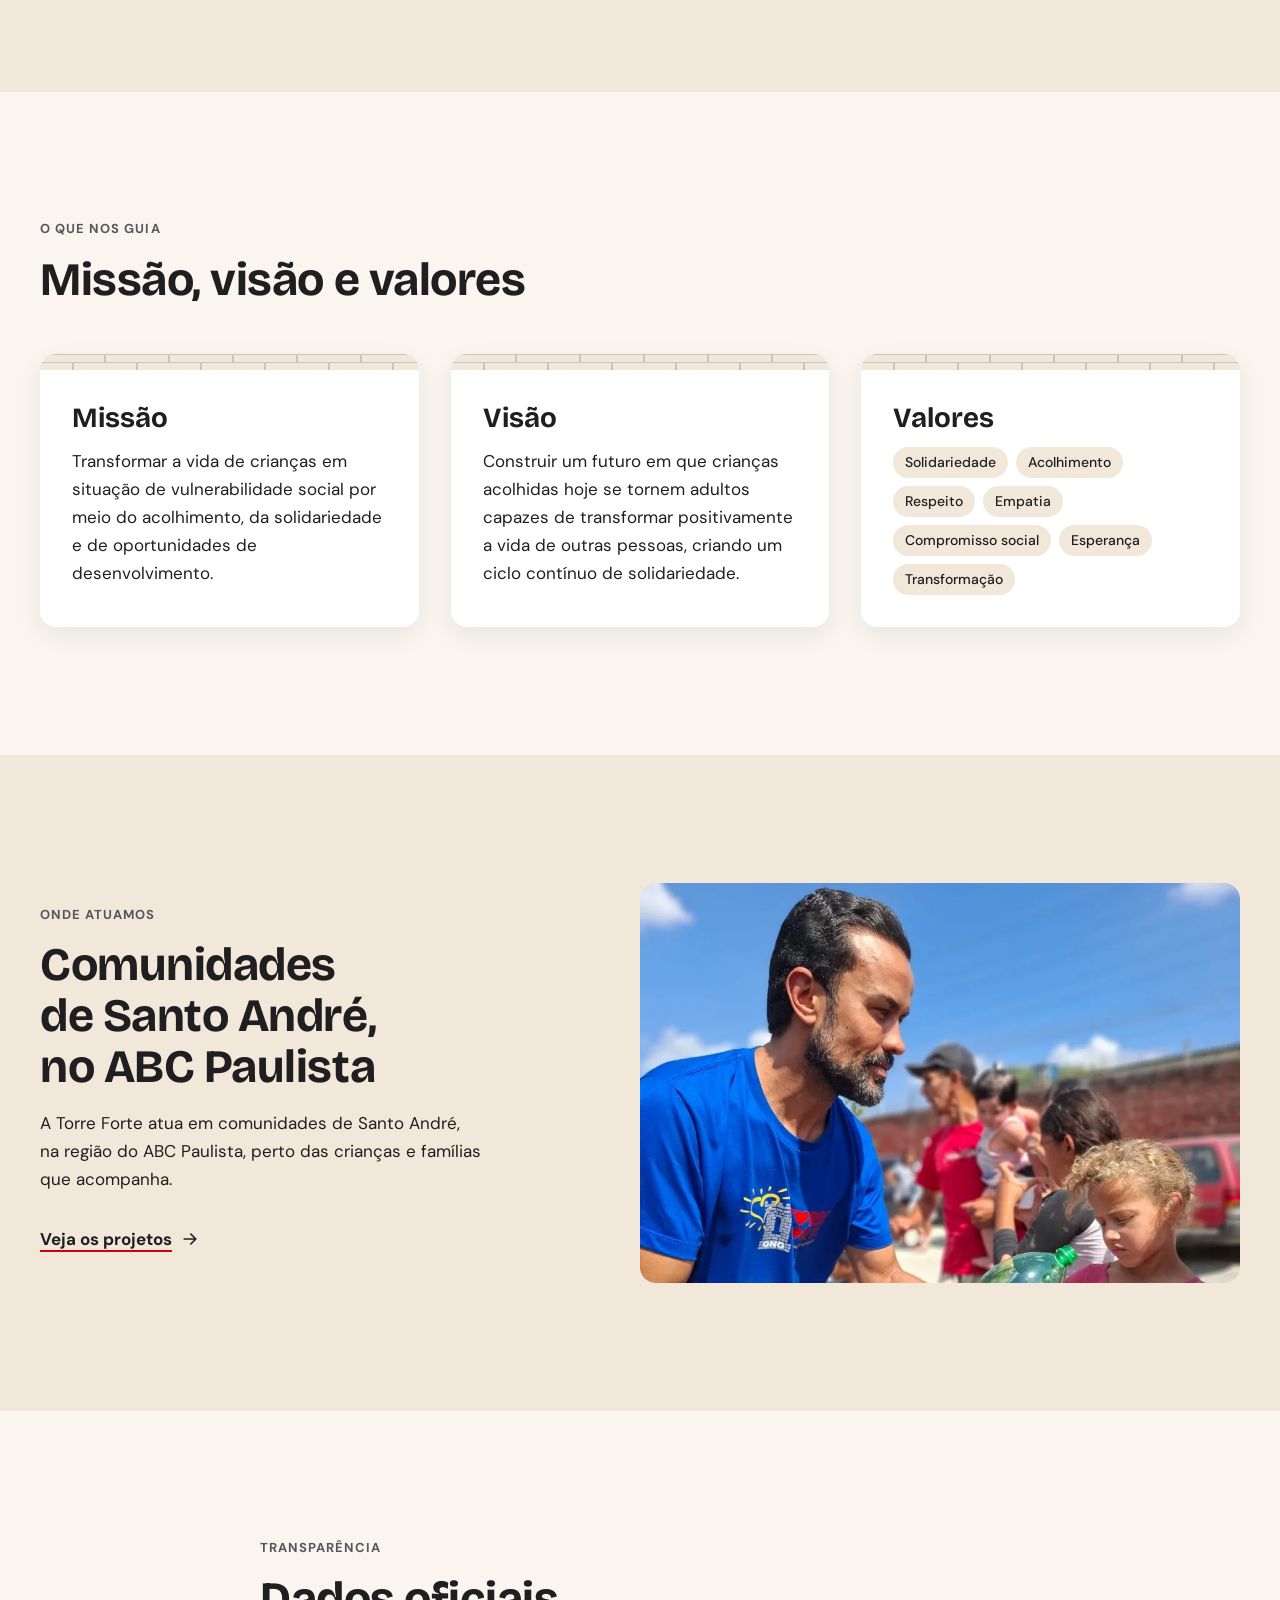
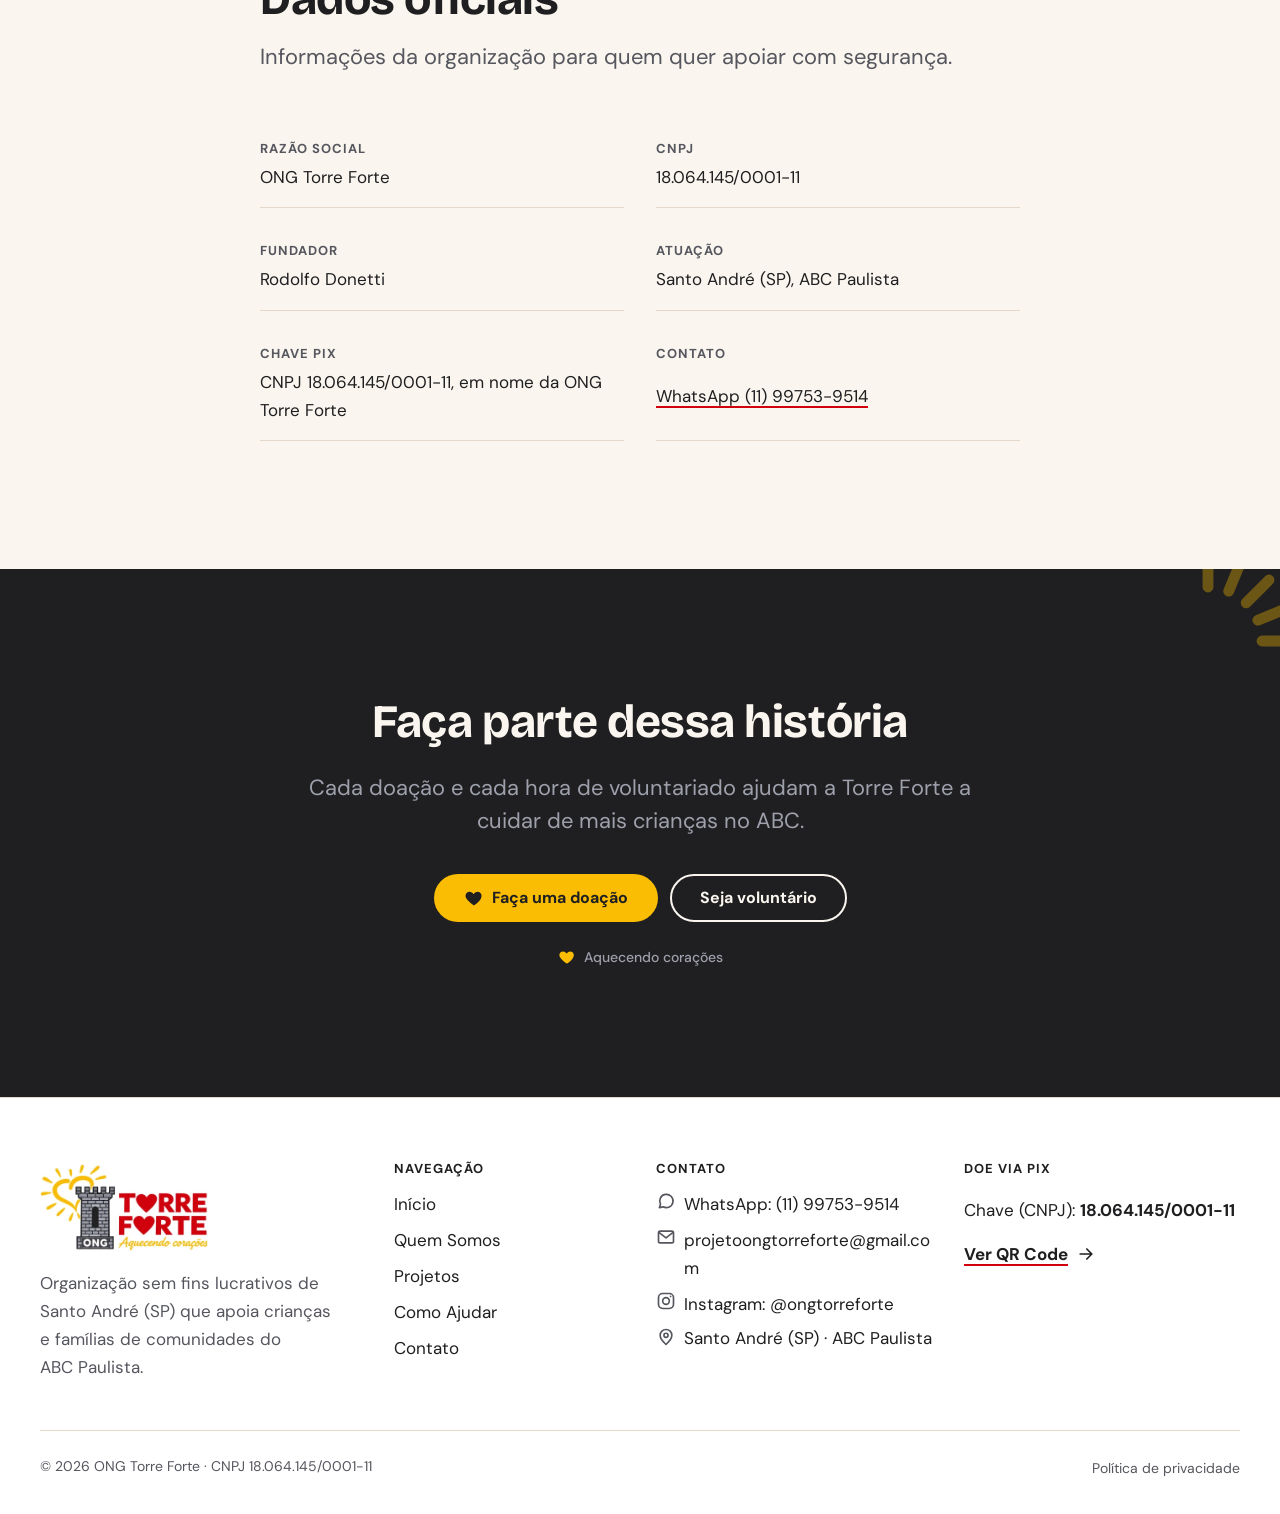
<file: quem-somos.html>
<!doctype html>
<html lang="pt-BR">
<head>
  <meta charset="utf-8">
  <meta name="viewport" content="width=device-width, initial-scale=1">
  <title>Quem Somos · ONG Torre Forte</title>
  <meta name="description" content="Conheça a ONG Torre Forte, organização sem fins lucrativos de Santo André (SP) criada por Rodolfo Donetti para apoiar crianças e famílias de comunidades do ABC Paulista.">
  <meta name="theme-color" content="#FFFFFF">
  <link rel="icon" href="assets/img/favicon.svg" type="image/svg+xml">
  <link rel="icon" href="assets/img/favicon-32.png" sizes="32x32" type="image/png">
  <link rel="apple-touch-icon" href="assets/img/apple-touch-icon.png">
  <meta property="og:type" content="website">
  <meta property="og:locale" content="pt_BR">
  <meta property="og:site_name" content="ONG Torre Forte">
  <meta property="og:title" content="Quem Somos · ONG Torre Forte">
  <meta property="og:description" content="Uma ONG de Santo André que apoia crianças e famílias de comunidades do ABC Paulista.">
  <meta property="og:image" content="assets/img/og-torre-forte-1200x630.jpg">
  <meta property="og:image:width" content="1200">
  <meta property="og:image:height" content="630">
  <meta property="og:image:alt" content="Voluntário da Torre Forte sorri entre duas crianças que comem pastel, ao lado do logo da ONG.">
  <meta name="twitter:card" content="summary_large_image">
  <link rel="preload" href="assets/fonts/bricolage-grotesque-latin.woff2" as="font" type="font/woff2" crossorigin>
  <link rel="stylesheet" href="assets/css/tokens.css">
  <link rel="stylesheet" href="assets/css/base.css">
  <link rel="stylesheet" href="assets/css/componentes.css">
  <link rel="stylesheet" href="assets/css/paginas.css">
  <script>document.documentElement.classList.add('js');</script>
  <script src="assets/js/main.js" defer></script>
</head>
<body>
  <a class="pular-conteudo" href="#conteudo">Pular para o conteúdo</a>

  <header class="cabecalho">
    <div class="container cabecalho__interno">
      <a class="cabecalho__logo" href="index.html" aria-label="ONG Torre Forte, página inicial">
        <img src="assets/img/marca/logo-torre-forte-400.webp" srcset="assets/img/marca/logo-torre-forte-400.webp 400w, assets/img/marca/logo-torre-forte-640.webp 640w" sizes="(min-width: 1024px) 168px, 128px" width="400" height="208" alt="">
      </a>
      <nav class="nav" id="menu-principal" aria-label="Principal">
        <ul class="nav__lista">
          <li><a href="index.html">Início</a></li>
          <li><a href="quem-somos.html" aria-current="page">Quem Somos</a></li>
          <li><a href="projetos.html">Projetos</a></li>
          <li><a href="como-ajudar.html">Como Ajudar</a></li>
          <li><a href="contato.html">Contato</a></li>
        </ul>
        <div class="nav__ctas">
          <a class="btn btn--primario" href="como-ajudar.html#pix"><svg class="icone icone--cheio" viewBox="0 0 24 24" aria-hidden="true"><path d="M12 21s-7.5-4.6-9.6-9.2C.9 8.4 2.9 4.5 6.6 4.5c2.2 0 3.7 1.2 4.6 2.6.1.2.4.2.6 0 .9-1.4 2.4-2.6 4.6-2.6 3.7 0 5.7 3.9 4.2 7.3C19.5 16.4 12 21 12 21z"/></svg>Faça uma doação</a>
          <a class="btn btn--secundario" href="como-ajudar.html#voluntario">Seja voluntário</a>
        </div>
      </nav>
      <a class="btn btn--primario cabecalho__cta" href="como-ajudar.html">Quero ajudar</a>
      <button class="menu-botao" type="button" aria-expanded="false" aria-controls="menu-principal">
        <svg class="icone icone-menu" viewBox="0 0 24 24" aria-hidden="true"><path d="M4 7h16M4 12h16M4 17h16"/></svg>
        <svg class="icone icone-fechar" viewBox="0 0 24 24" aria-hidden="true"><path d="M6 6l12 12M18 6 6 18"/></svg>
        <span class="menu-botao__texto">Menu</span>
      </button>
    </div>
  </header>

  <main id="conteudo">
    <section class="secao hero" aria-labelledby="titulo-pagina" data-gatilho-barra>
      <div class="container hero__grade">
        <div class="hero__texto">
          <p class="rotulo">Quem somos</p>
          <h1 id="titulo-pagina">Uma ONG de Santo André que <span class="destaque">aquece corações</span></h1>
          <p class="lead">A Torre Forte é uma organização sem fins lucrativos criada por Rodolfo Donetti. Apoiamos crianças e famílias de comunidades em situação de vulnerabilidade social com alimentação, acolhimento, educação e desenvolvimento infantil.</p>
          <p>Nosso propósito é ajudar crianças hoje para que elas possam transformar outras vidas amanhã.</p>
          <div class="grupo-botoes">
            <a class="btn btn--primario" href="como-ajudar.html#pix"><svg class="icone icone--cheio" viewBox="0 0 24 24" aria-hidden="true"><path d="M12 21s-7.5-4.6-9.6-9.2C.9 8.4 2.9 4.5 6.6 4.5c2.2 0 3.7 1.2 4.6 2.6.1.2.4.2.6 0 .9-1.4 2.4-2.6 4.6-2.6 3.7 0 5.7 3.9 4.2 7.3C19.5 16.4 12 21 12 21z"/></svg>Faça uma doação</a>
            <a class="btn btn--contorno" href="projetos.html">Conheça os projetos</a>
          </div>
        </div>
        <div class="hero__midia">
          <span class="raios-sol" aria-hidden="true"><svg class="icone" viewBox="0 0 100 100"><path d="M30 60H12M32.3 48.5l-16.7-6.9M38.8 38.8 26.1 26.1M48.5 32.3l-6.9-16.7M60 30V12"/></svg></span>
          <figure class="foto foto--4x5">
            <img src="assets/img/fotos/sede-fachada-painel-torre-forte-4x5-720.webp"
                 srcset="assets/img/fotos/sede-fachada-painel-torre-forte-4x5-480.webp 480w, assets/img/fotos/sede-fachada-painel-torre-forte-4x5-720.webp 720w"
                 sizes="(min-width: 1024px) 460px, (min-width: 552px) 520px, calc(100vw - 32px)"
                 width="720" height="900" fetchpriority="high" decoding="async"
                 alt="Jovem faz sinal de positivo ao lado de um painel com o logo da Torre Forte na fachada da sede da ONG, em Santo André.">
          </figure>
        </div>
      </div>
    </section>

    <section class="secao secao--areia" aria-labelledby="titulo-historia">
      <div class="container">
        <div class="cabecalho-secao">
          <p class="rotulo">Nossa história</p>
          <h2 id="titulo-historia">Como tudo começou</h2>
        </div>
        <div class="historia">
          <div class="historia__fundador" data-revelar>
            <p class="rotulo">Fundador</p>
            <p class="historia__nome">Rodolfo <span class="destaque">Donetti</span></p>
            <ol class="linha-tempo">
              <li><span class="linha-tempo__marco">1999</span>Começa a participar de trabalhos comunitários.</li>
              <li><span class="linha-tempo__marco">Polícia Militar</span>Conhece de perto a realidade das crianças das comunidades.</li>
              <li><span class="linha-tempo__marco">2009</span>Dá início ao projeto social Torre Forte.</li>
              <li><span class="linha-tempo__marco">Hoje</span>Centenas de crianças e famílias acompanhadas em Santo André.</li>
            </ol>
          </div>
          <div class="texto-leitura" data-revelar style="--ordem: 1">
            <p class="lead">A história da ONG Torre Forte começou com o desejo de Rodolfo Donetti de transformar vidas por meio da solidariedade.</p>
            <p>Em 1999, ele passou a participar de trabalhos comunitários. Mais tarde, ao ingressar na Polícia Militar do Estado de São Paulo, conheceu de perto as dificuldades enfrentadas por crianças de comunidades vulneráveis.</p>
            <p>Motivado por essa realidade, deu início em 2009 ao projeto social que se tornou a Torre Forte, com o propósito de oferecer acolhimento, oportunidades e esperança para crianças e famílias.</p>
            <p>Hoje, a ONG atende centenas de crianças, principalmente entre 3 e 15 anos, por meio do Pastel Solidário, do Jiu-jítsu Solidário, das aulas de música, das campanhas solidárias e das ações comunitárias.</p>
          </div>
        </div>
      </div>
    </section>

    <section class="secao" aria-labelledby="titulo-mvv">
      <div class="container">
        <div class="cabecalho-secao">
          <p class="rotulo">O que nos guia</p>
          <h2 id="titulo-mvv">Missão, visão e valores</h2>
        </div>
        <ul class="grade-cards grade-cards--3">
          <li class="card-valor" data-revelar style="--ordem: 0">
            <h3>Missão</h3>
            <p>Transformar a vida de crianças em situação de vulnerabilidade social por meio do acolhimento, da solidariedade e de oportunidades de desenvolvimento.</p>
          </li>
          <li class="card-valor" data-revelar style="--ordem: 1">
            <h3>Visão</h3>
            <p>Construir um futuro em que crianças acolhidas hoje se tornem adultos capazes de transformar positivamente a vida de outras pessoas, criando um ciclo contínuo de solidariedade.</p>
          </li>
          <li class="card-valor" data-revelar style="--ordem: 2">
            <h3>Valores</h3>
            <ul class="lista-valores">
              <li>Solidariedade</li>
              <li>Acolhimento</li>
              <li>Respeito</li>
              <li>Empatia</li>
              <li>Compromisso social</li>
              <li>Esperança</li>
              <li>Transformação</li>
            </ul>
          </li>
        </ul>
      </div>
    </section>

    <section class="secao secao--areia" aria-labelledby="titulo-onde">
      <div class="container bloco">
        <div class="bloco__texto">
          <p class="rotulo">Onde atuamos</p>
          <h2 id="titulo-onde">Comunidades de Santo André, no ABC Paulista</h2>
          <p>A Torre Forte atua em comunidades de Santo André, na região do ABC Paulista, perto das crianças e famílias que acompanha.</p>
          <a class="link-seta" href="projetos.html">Veja os projetos<svg class="icone" viewBox="0 0 24 24" aria-hidden="true"><path d="M5 12h14M13 6l6 6-6 6"/></svg></a>
        </div>
        <div class="bloco__midia" data-revelar>
          <figure class="foto foto--3x2">
            <img src="assets/img/fotos/acao-comunitaria-servindo-criancas-3x2-960.webp"
                 srcset="assets/img/fotos/acao-comunitaria-servindo-criancas-3x2-480.webp 480w, assets/img/fotos/acao-comunitaria-servindo-criancas-3x2-960.webp 960w"
                 sizes="(min-width: 1024px) 600px, (min-width: 512px) 480px, calc(100vw - 32px)"
                 width="960" height="640" loading="lazy" decoding="async"
                 alt="Integrante da Torre Forte, de camiseta azul da ONG, serve bebida em copos plásticos para crianças em fila ao ar livre.">
          </figure>
        </div>
      </div>
    </section>

    <section class="secao" aria-labelledby="titulo-transparencia">
      <div class="container container--texto">
        <div class="cabecalho-secao">
          <p class="rotulo">Transparência</p>
          <h2 id="titulo-transparencia">Dados oficiais</h2>
          <p class="lead">Informações da organização para quem quer apoiar com segurança.</p>
        </div>
        <dl class="dados-oficiais">
          <div>
            <dt>Razão social</dt>
            <dd>ONG Torre Forte</dd>
          </div>
          <div>
            <dt>CNPJ</dt>
            <dd>18.064.145/0001-11</dd>
          </div>
          <div>
            <dt>Fundador</dt>
            <dd>Rodolfo Donetti</dd>
          </div>
          <div>
            <dt>Atuação</dt>
            <dd>Santo André (SP), ABC Paulista</dd>
          </div>
          <div>
            <dt>Chave Pix</dt>
            <dd>CNPJ 18.064.145/0001-11, em nome da ONG Torre Forte</dd>
          </div>
          <div>
            <dt>Contato</dt>
            <dd><a href="https://wa.me/5511997539514?text=Ol%C3%A1!%20Vim%20pelo%20site%20da%20Torre%20Forte%20e%20quero%20ajudar." target="_blank" rel="noopener">WhatsApp (11) 99753-9514<span class="sr-only"> (abre em nova aba)</span></a></dd>
          </div>
        </dl>
      </div>
    </section>

    <section class="secao secao--escura cta-final" aria-labelledby="titulo-cta" data-oculta-barra>
      <span class="raios-sol raios-sol--direita" aria-hidden="true"><svg class="icone" viewBox="0 0 100 100"><path d="M30 60H12M32.3 48.5l-16.7-6.9M38.8 38.8 26.1 26.1M48.5 32.3l-6.9-16.7M60 30V12"/></svg></span>
      <div class="container cta-final__conteudo">
        <h2 id="titulo-cta">Faça parte dessa história</h2>
        <p class="lead">Cada doação e cada hora de voluntariado ajudam a Torre Forte a cuidar de mais crianças no ABC.</p>
        <div class="grupo-botoes">
          <a class="btn btn--primario" href="como-ajudar.html#pix"><svg class="icone icone--cheio" viewBox="0 0 24 24" aria-hidden="true"><path d="M12 21s-7.5-4.6-9.6-9.2C.9 8.4 2.9 4.5 6.6 4.5c2.2 0 3.7 1.2 4.6 2.6.1.2.4.2.6 0 .9-1.4 2.4-2.6 4.6-2.6 3.7 0 5.7 3.9 4.2 7.3C19.5 16.4 12 21 12 21z"/></svg>Faça uma doação</a>
          <a class="btn btn--contorno" href="como-ajudar.html#voluntario">Seja voluntário</a>
        </div>
        <p class="cta-final__assinatura"><svg class="icone icone--cheio" viewBox="0 0 24 24" aria-hidden="true"><path d="M12 21s-7.5-4.6-9.6-9.2C.9 8.4 2.9 4.5 6.6 4.5c2.2 0 3.7 1.2 4.6 2.6.1.2.4.2.6 0 .9-1.4 2.4-2.6 4.6-2.6 3.7 0 5.7 3.9 4.2 7.3C19.5 16.4 12 21 12 21z"/></svg>Aquecendo corações</p>
      </div>
    </section>
  </main>

  <footer class="rodape" data-oculta-barra>
    <div class="container">
      <div class="rodape__grade">
        <div class="rodape__marca">
          <a href="index.html" aria-label="ONG Torre Forte, página inicial">
            <img src="assets/img/marca/logo-torre-forte-400.webp" width="400" height="208" loading="lazy" decoding="async" alt="">
          </a>
          <p>Organização sem fins lucrativos de Santo André (SP) que apoia crianças e famílias de comunidades do ABC Paulista.</p>
        </div>
        <div>
          <h2 class="rodape__titulo">Navegação</h2>
          <ul class="rodape__lista">
            <li><a href="index.html">Início</a></li>
            <li><a href="quem-somos.html">Quem Somos</a></li>
            <li><a href="projetos.html">Projetos</a></li>
            <li><a href="como-ajudar.html">Como Ajudar</a></li>
            <li><a href="contato.html">Contato</a></li>
          </ul>
        </div>
        <div>
          <h2 class="rodape__titulo">Contato</h2>
          <ul class="rodape__lista">
            <li><svg class="icone" viewBox="0 0 24 24" aria-hidden="true"><path d="M4 20l1.4-4.2A8 8 0 1 1 8.6 19z"/></svg><a href="https://wa.me/5511997539514?text=Ol%C3%A1!%20Vim%20pelo%20site%20da%20Torre%20Forte%20e%20quero%20ajudar." target="_blank" rel="noopener">WhatsApp: (11) 99753-9514<span class="sr-only"> (abre em nova aba)</span></a></li>
            <li><svg class="icone" viewBox="0 0 24 24" aria-hidden="true"><rect x="3" y="5" width="18" height="14" rx="2"/><path d="M3.5 6.5 12 13l8.5-6.5"/></svg><a href="mailto:projetoongtorreforte@gmail.com">projetoongtorreforte@gmail.com</a></li>
            <li><svg class="icone" viewBox="0 0 24 24" aria-hidden="true"><rect x="3" y="3" width="18" height="18" rx="5"/><circle cx="12" cy="12" r="4"/><path d="M17.5 6.5h.01"/></svg><a href="https://www.instagram.com/ongtorreforte/" target="_blank" rel="noopener">Instagram: @ongtorreforte<span class="sr-only"> (abre em nova aba)</span></a></li>
            <li><svg class="icone" viewBox="0 0 24 24" aria-hidden="true"><path d="M12 21s-7-6.2-7-11a7 7 0 0 1 14 0c0 4.8-7 11-7 11z"/><circle cx="12" cy="10" r="2.5"/></svg><span>Santo André (SP) · ABC Paulista</span></li>
          </ul>
        </div>
        <div class="rodape__pix">
          <h2 class="rodape__titulo">Doe via Pix</h2>
          <p>Chave (CNPJ): <strong>18.064.145/0001-11</strong></p>
          <a class="link-seta" href="como-ajudar.html#pix">Ver QR Code<svg class="icone" viewBox="0 0 24 24" aria-hidden="true"><path d="M5 12h14M13 6l6 6-6 6"/></svg></a>
        </div>
      </div>
      <div class="rodape__base">
        <p>© 2026 ONG Torre Forte · CNPJ 18.064.145/0001-11</p>
        <a href="politica-de-privacidade.html">Política de privacidade</a>
      </div>
    </div>
  </footer>

  <div class="barra-doacao" role="region" aria-label="Doação rápida">
    <p class="barra-doacao__texto">Ajude a aquecer corações</p>
    <a class="btn" href="como-ajudar.html#pix"><svg class="icone icone--cheio" viewBox="0 0 24 24" aria-hidden="true"><path d="M12 21s-7.5-4.6-9.6-9.2C.9 8.4 2.9 4.5 6.6 4.5c2.2 0 3.7 1.2 4.6 2.6.1.2.4.2.6 0 .9-1.4 2.4-2.6 4.6-2.6 3.7 0 5.7 3.9 4.2 7.3C19.5 16.4 12 21 12 21z"/></svg>Faça uma doação</a>
  </div>
</body>
</html>
</file>
<file: assets/css/tokens.css>
/* Tokens de design da ONG Torre Forte. Fonte de verdade: specs/design.md.
   Breakpoints (não podem ser variáveis em media queries): 480px, 768px, 1024px, 1280px. */

:root {
  /* Cores da marca (extraídas do logo) */
  --cor-coracao: #D0010C;
  --cor-coracao-escura: #A8000A;
  --cor-sol: #FABD03;
  --cor-sol-escura: #E0A800;
  --cor-tijolo: #9EA0AC;
  --cor-grafite: #1F1F21;
  --cor-grafite-hover: #34343A;

  /* Neutros */
  --cor-creme: #FAF6EF;
  --cor-areia: #F1E8DA;
  --cor-branco: #FFFFFF;
  --cor-linha: #E4D9C8;
  --cor-grafite-suave: #55565E;

  /* Estados */
  --cor-erro: #B3261E;
  --cor-sucesso: #2E7D32;

  /* Papéis de cor de uma seção clara (padrão).
     Seções escuras redefinem estes papéis em .secao--escura (base.css),
     e os componentes só consomem os papéis, nunca as cores diretas. */
  --fundo: var(--cor-creme);
  --texto: var(--cor-grafite);
  --texto-suave: var(--cor-grafite-suave);
  --destaque: var(--cor-coracao);
  --borda: var(--cor-linha);
  --foco: var(--cor-grafite);
  --btn-primario-fundo: var(--cor-coracao);
  --btn-primario-fundo-hover: var(--cor-coracao-escura);
  --btn-primario-texto: var(--cor-branco);
  --btn-secundario-fundo: var(--cor-grafite);
  --btn-secundario-fundo-hover: var(--cor-grafite-hover);
  --btn-secundario-texto: var(--cor-branco);
  --btn-contorno: var(--cor-grafite);

  /* Tipografia */
  --fonte-titulo: "Bricolage Grotesque", "Segoe UI", system-ui, sans-serif;
  --fonte-texto: "DM Sans", "Segoe UI", system-ui, sans-serif;

  --tam-display: clamp(2.75rem, 1.6rem + 5vw, 5.5rem);
  --tam-h1: clamp(2.25rem, 1.5rem + 3.2vw, 4rem);
  --tam-h2: clamp(1.75rem, 1.3rem + 2vw, 3rem);
  --tam-h3: clamp(1.25rem, 1.1rem + 0.8vw, 1.75rem);
  --tam-impacto: clamp(3rem, 2rem + 4vw, 5rem);
  --tam-lead: clamp(1.125rem, 1.05rem + 0.4vw, 1.375rem);
  --tam-corpo: 1.0625rem;
  --tam-pequeno: 0.875rem;
  --tam-rotulo: 0.8125rem;
  --tam-botao: 1rem;

  --altura-display: 1;
  --altura-h1: 1.05;
  --altura-h2: 1.1;
  --altura-h3: 1.2;
  --altura-lead: 1.5;
  --altura-corpo: 1.65;

  --largura-leitura: 65ch;

  /* Espaçamento (base 8px) */
  --esp-1: 4px;
  --esp-2: 8px;
  --esp-3: 12px;
  --esp-4: 16px;
  --esp-5: 24px;
  --esp-6: 32px;
  --esp-7: 48px;
  --esp-8: 64px;
  --esp-9: 96px;
  --esp-10: 128px;

  --secao-padding: clamp(64px, 10vw, 128px);
  --container: 1200px;
  --container-texto: 760px;
  --margem: 16px;
  --espaco-cards: 24px;

  /* Bordas, raios e sombras */
  --raio-sm: 8px;
  --raio-md: 16px;
  --raio-lg: 28px;
  --raio-pill: 999px;
  --sombra: 0 8px 24px rgba(31, 31, 33, 0.08);
  --sombra-hover: 0 12px 32px rgba(31, 31, 33, 0.12);

  /* Fotos (limite aprovado: no máximo 960 px em CSS) */
  --foto-max: 960px;

  /* Movimento */
  --dur-rapida: 150ms;
  --dur-padrao: 200ms;
  --dur-menu: 250ms;
  --dur-entrada: 500ms;
  --curva: cubic-bezier(0.2, 0.7, 0.2, 1);
  --atraso-grade: 80ms;

  /* Camadas */
  --z-cabecalho: 50;
  --z-barra-doacao: 40;
  --z-menu: 60;

  /* Alturas fixas */
  --altura-cabecalho: 84px;
  --altura-barra-doacao: 64px;
}

@media (min-width: 768px) {
  :root {
    --margem: 24px;
  }
}

@media (min-width: 1024px) {
  :root {
    --margem: 32px;
    --espaco-cards: 32px;
    --altura-cabecalho: 104px;
  }
}
</file>
<file: assets/css/base.css>
/* Base: fontes, reset, tipografia, seções e utilitários. */

@font-face {
  font-family: "Bricolage Grotesque";
  font-style: normal;
  font-weight: 700 800;
  font-display: swap;
  src: url("../fonts/bricolage-grotesque-latin.woff2") format("woff2");
}

@font-face {
  font-family: "DM Sans";
  font-style: normal;
  font-weight: 400 700;
  font-display: swap;
  src: url("../fonts/dm-sans-latin.woff2") format("woff2");
}

*,
*::before,
*::after {
  box-sizing: border-box;
}

html {
  -webkit-text-size-adjust: 100%;
  scroll-padding-top: calc(var(--altura-cabecalho) + var(--esp-4));
}

body {
  margin: 0;
  background: var(--cor-creme);
  color: var(--texto);
  font-family: var(--fonte-texto);
  font-size: var(--tam-corpo);
  line-height: var(--altura-corpo);
  text-rendering: optimizeLegibility;
  -webkit-font-smoothing: antialiased;
}

img,
svg,
picture {
  display: block;
  max-width: 100%;
}

img {
  height: auto;
}

h1,
h2,
h3,
p,
ul,
ol,
figure,
blockquote,
dl,
dd {
  margin: 0;
}

h1,
h2,
h3 {
  font-family: var(--fonte-titulo);
  color: var(--texto);
  text-wrap: balance;
}

h1 {
  font-size: var(--tam-h1);
  font-weight: 800;
  line-height: var(--altura-h1);
  letter-spacing: -0.015em;
}

h2 {
  font-size: var(--tam-h2);
  font-weight: 700;
  line-height: var(--altura-h2);
  letter-spacing: -0.01em;
}

h3 {
  font-size: var(--tam-h3);
  font-weight: 700;
  line-height: var(--altura-h3);
}

p {
  text-wrap: pretty;
}

a {
  color: inherit;
}

button,
input,
select,
textarea {
  font: inherit;
  color: inherit;
}

:focus-visible {
  outline: 3px solid var(--foco);
  outline-offset: 3px;
}

::selection {
  background: var(--cor-sol);
  color: var(--cor-grafite);
}

/* Tipografia utilitária */

.display {
  font-family: var(--fonte-titulo);
  font-size: var(--tam-display);
  font-weight: 800;
  line-height: var(--altura-display);
  letter-spacing: -0.02em;
}

.lead {
  font-size: var(--tam-lead);
  line-height: var(--altura-lead);
  color: var(--texto-suave);
}

.rotulo {
  display: inline-block;
  font-size: var(--tam-rotulo);
  font-weight: 700;
  line-height: 1.4;
  letter-spacing: 0.08em;
  text-transform: uppercase;
  color: var(--texto-suave);
}

.destaque {
  color: var(--destaque);
}

.texto-leitura {
  max-width: var(--largura-leitura);
}

.texto-leitura > * + * {
  margin-top: var(--esp-4);
}

/* Layout */

.container {
  width: 100%;
  max-width: calc(var(--container) + 2 * var(--margem));
  margin-inline: auto;
  padding-inline: var(--margem);
}

.container--texto {
  max-width: calc(var(--container-texto) + 2 * var(--margem));
}

.secao {
  padding-block: var(--secao-padding);
  background: var(--fundo);
  color: var(--texto);
}

.secao--areia {
  --fundo: var(--cor-areia);
}

.secao--branca {
  --fundo: var(--cor-branco);
}

.secao--escura {
  --fundo: var(--cor-grafite);
  --texto: var(--cor-creme);
  --texto-suave: var(--cor-tijolo);
  --destaque: var(--cor-sol);
  --borda: rgba(158, 160, 172, 0.35);
  --foco: var(--cor-sol);
  --btn-primario-fundo: var(--cor-sol);
  --btn-primario-fundo-hover: var(--cor-sol-escura);
  --btn-primario-texto: var(--cor-grafite);
  --btn-secundario-fundo: var(--cor-creme);
  --btn-secundario-fundo-hover: var(--cor-branco);
  --btn-secundario-texto: var(--cor-grafite);
  --btn-contorno: var(--cor-creme);
}

.cabecalho-secao {
  display: grid;
  gap: var(--esp-4);
  max-width: var(--container-texto);
  margin-bottom: var(--esp-7);
}

.cabecalho-secao--centro {
  margin-inline: auto;
  text-align: center;
  justify-items: center;
}

/* Utilitários */

.sr-only {
  position: absolute;
  width: 1px;
  height: 1px;
  padding: 0;
  margin: -1px;
  overflow: hidden;
  clip: rect(0, 0, 0, 0);
  white-space: nowrap;
  border: 0;
}

.pular-conteudo {
  position: absolute;
  top: var(--esp-2);
  left: var(--esp-2);
  z-index: 100;
  padding: var(--esp-3) var(--esp-5);
  border-radius: var(--raio-pill);
  background: var(--cor-grafite);
  color: var(--cor-branco);
  font-weight: 700;
  text-decoration: none;
  transform: translateY(-200%);
  transition: transform var(--dur-padrao) var(--curva);
}

.pular-conteudo:focus {
  transform: translateY(0);
}

/* Conteúdo ainda não fornecido pela ONG: visível de propósito durante o desenvolvimento. */
.pendente {
  display: inline;
  padding: 0.1em 0.4em;
  border: 1px dashed var(--cor-grafite-suave);
  border-radius: 4px;
  background: rgba(250, 189, 3, 0.18);
  color: var(--cor-grafite);
  font-family: var(--fonte-texto);
  font-size: 0.875em;
  font-weight: 500;
  letter-spacing: 0;
  text-transform: none;
}

.secao--escura .pendente {
  border-color: var(--cor-tijolo);
  background: rgba(250, 189, 3, 0.12);
  color: var(--cor-creme);
}

/* Entrada ao rolar: só esconde quando o JavaScript está ativo. */
.js [data-revelar] {
  opacity: 0;
  transform: translateY(16px);
  transition: opacity var(--dur-entrada) var(--curva), transform var(--dur-entrada) var(--curva);
  transition-delay: calc(var(--ordem, 0) * var(--atraso-grade));
}

.js [data-revelar].revelado {
  opacity: 1;
  transform: none;
}

@media (prefers-reduced-motion: reduce) {
  *,
  *::before,
  *::after {
    animation-duration: 0.01ms !important;
    animation-iteration-count: 1 !important;
    transition-duration: 0.01ms !important;
    transition-delay: 0ms !important;
    scroll-behavior: auto !important;
  }

  .js [data-revelar] {
    opacity: 1;
    transform: none;
  }
}
</file>
<file: assets/css/componentes.css>
/* Componentes reutilizáveis: cabeçalho, menu, botões, fotos, cards, painel, Pix,
   formulário, CTA final, barra de doação e rodapé. Consomem só os papéis de cor de tokens.css. */

/* ---------- Ícones ---------- */

.icone {
  width: 24px;
  height: 24px;
  flex-shrink: 0;
  fill: none;
  stroke: currentColor;
  stroke-width: 2;
  stroke-linecap: round;
  stroke-linejoin: round;
}

.icone--cheio {
  fill: currentColor;
  stroke: none;
}

/* ---------- Cabeçalho ---------- */

.cabecalho {
  position: sticky;
  top: 0;
  z-index: var(--z-cabecalho);
  background: var(--cor-branco);
  border-bottom: 1px solid var(--cor-linha);
  transition: box-shadow var(--dur-padrao) var(--curva);
}

.cabecalho.rolou {
  box-shadow: var(--sombra);
}

.cabecalho__interno {
  display: flex;
  align-items: center;
  gap: var(--esp-5);
  min-height: var(--altura-cabecalho);
}

.cabecalho__logo {
  position: relative;
  z-index: calc(var(--z-menu) + 1);
  display: block;
  flex-shrink: 0;
  border-radius: var(--raio-sm);
}

.cabecalho__logo img {
  width: 128px;
}

.cabecalho .cabecalho__cta {
  display: none;
  margin-left: auto;
}

.menu-botao {
  position: relative;
  z-index: calc(var(--z-menu) + 1);
  display: inline-flex;
  align-items: center;
  justify-content: center;
  gap: var(--esp-2);
  min-width: 48px;
  min-height: 48px;
  margin-left: auto;
  padding: 0 var(--esp-4);
  border: 2px solid var(--cor-grafite);
  border-radius: var(--raio-pill);
  background: var(--cor-branco);
  color: var(--cor-grafite);
  font-weight: 700;
  cursor: pointer;
  transition: background-color var(--dur-padrao) var(--curva), color var(--dur-padrao) var(--curva);
}

.menu-botao:hover {
  background: var(--cor-grafite);
  color: var(--cor-branco);
}

.menu-botao .icone-fechar,
.menu-aberto .menu-botao .icone-menu {
  display: none;
}

.menu-aberto .menu-botao .icone-fechar {
  display: block;
}

.nav__lista {
  display: flex;
  flex-wrap: wrap;
  gap: var(--esp-1) var(--esp-5);
  padding: 0;
  list-style: none;
}

.nav__lista a {
  display: inline-flex;
  align-items: center;
  min-height: 44px;
  color: var(--cor-grafite);
  font-weight: 500;
  text-decoration: underline;
  text-decoration-color: transparent;
  text-decoration-thickness: 2px;
  text-underline-offset: 8px;
  transition: text-decoration-color var(--dur-padrao) var(--curva);
}

.nav__lista a:hover,
.nav__lista a[aria-current="page"] {
  text-decoration-color: var(--cor-coracao);
}

.nav__lista a[aria-current="page"] {
  font-weight: 700;
}

.nav__ctas {
  display: none;
}

html:not(.js) .menu-botao {
  display: none;
}

@media (max-width: 1023.98px) {
  html:not(.js) .cabecalho__interno {
    flex-wrap: wrap;
    padding-block: var(--esp-2);
  }

  html:not(.js) .nav {
    width: 100%;
  }

  .js .nav {
    position: fixed;
    inset: 0;
    z-index: var(--z-menu);
    display: flex;
    flex-direction: column;
    gap: var(--esp-6);
    padding: calc(var(--altura-cabecalho) + var(--esp-5)) var(--margem) var(--esp-6);
    overflow-y: auto;
    background: var(--cor-branco);
    visibility: hidden;
    opacity: 0;
    transform: translateY(-8px);
    transition: opacity var(--dur-menu) var(--curva), transform var(--dur-menu) var(--curva), visibility 0s linear var(--dur-menu);
  }

  .menu-aberto .nav {
    visibility: visible;
    opacity: 1;
    transform: none;
    transition: opacity var(--dur-menu) var(--curva), transform var(--dur-menu) var(--curva);
  }

  .js .nav__lista {
    flex-direction: column;
    gap: var(--esp-1);
  }

  .js .nav__lista a {
    min-height: 56px;
    font-family: var(--fonte-titulo);
    font-size: 1.75rem;
    font-weight: 700;
  }

  .js .nav__ctas {
    display: grid;
    gap: var(--esp-3);
    margin-top: auto;
  }

  html.menu-aberto {
    overflow: hidden;
  }
}

@media (min-width: 768px) {
  .cabecalho .cabecalho__cta {
    display: inline-flex;
  }

  .cabecalho__cta + .menu-botao {
    margin-left: 0;
  }
}

@media (min-width: 1024px) {
  .cabecalho__logo img {
    width: 168px;
  }

  .nav {
    margin-left: auto;
  }

  .cabecalho .cabecalho__cta {
    margin-left: var(--esp-2);
  }

  .menu-botao {
    display: none;
  }
}

/* ---------- Botões e links ---------- */

.btn {
  display: inline-flex;
  align-items: center;
  justify-content: center;
  gap: var(--esp-2);
  min-height: 48px;
  padding: 12px 28px;
  border: 2px solid transparent;
  border-radius: var(--raio-pill);
  font-family: var(--fonte-texto);
  font-size: var(--tam-botao);
  font-weight: 700;
  line-height: 1.2;
  text-align: center;
  text-decoration: none;
  cursor: pointer;
  transition: background-color var(--dur-padrao) var(--curva), color var(--dur-padrao) var(--curva), border-color var(--dur-padrao) var(--curva), transform var(--dur-padrao) var(--curva);
}

.btn:hover {
  transform: translateY(-2px);
}

.btn:active {
  transform: translateY(0);
}

.btn .icone {
  width: 20px;
  height: 20px;
}

.btn--primario {
  background: var(--btn-primario-fundo);
  color: var(--btn-primario-texto);
}

.btn--primario:hover {
  background: var(--btn-primario-fundo-hover);
}

.btn--secundario {
  background: var(--btn-secundario-fundo);
  color: var(--btn-secundario-texto);
}

.btn--secundario:hover {
  background: var(--btn-secundario-fundo-hover);
}

.btn--contorno {
  border-color: var(--btn-contorno);
  background: transparent;
  color: var(--btn-contorno);
}

.btn--contorno:hover {
  background: var(--btn-contorno);
  color: var(--fundo);
}

.btn[disabled],
.btn[aria-disabled="true"] {
  opacity: 0.5;
  pointer-events: none;
}

.grupo-botoes {
  display: flex;
  flex-direction: column;
  gap: var(--esp-3);
}

@media (min-width: 480px) {
  .grupo-botoes {
    flex-direction: row;
    flex-wrap: wrap;
  }
}

@media (max-width: 767.98px) {
  .grupo-botoes .btn {
    width: 100%;
  }
}

.link-seta {
  display: inline-flex;
  align-items: center;
  gap: var(--esp-2);
  min-height: 44px;
  color: var(--texto);
  font-weight: 700;
  text-decoration: underline;
  text-decoration-color: var(--destaque);
  text-decoration-thickness: 2px;
  text-underline-offset: 5px;
  transition: text-decoration-thickness var(--dur-rapida) var(--curva), gap var(--dur-padrao) var(--curva);
}

.link-seta:hover {
  gap: var(--esp-3);
  text-decoration-thickness: 3px;
}

.link-seta .icone {
  width: 20px;
  height: 20px;
}

.atalhos {
  display: flex;
  flex-wrap: wrap;
  gap: var(--esp-2);
  padding: 0;
  list-style: none;
}

.atalhos a {
  display: inline-flex;
  align-items: center;
  min-height: 44px;
  padding: 8px 18px;
  border: 1px solid var(--cor-grafite-suave);
  border-radius: var(--raio-pill);
  background: var(--cor-branco);
  color: var(--cor-grafite);
  font-weight: 500;
  text-decoration: none;
  transition: background-color var(--dur-padrao) var(--curva), color var(--dur-padrao) var(--curva);
}

.atalhos a:hover {
  background: var(--cor-grafite);
  color: var(--cor-branco);
}

/* ---------- Fotos ---------- */

.foto {
  position: relative;
  max-width: var(--foto-max);
  overflow: hidden;
  border-radius: var(--raio-md);
  background: var(--cor-areia);
}

.foto img {
  width: 100%;
  height: 100%;
  object-fit: cover;
}

.foto--4x5 { aspect-ratio: 4 / 5; }
.foto--4x3 { aspect-ratio: 4 / 3; }
.foto--1x1 { aspect-ratio: 1 / 1; }
.foto--3x2 { aspect-ratio: 3 / 2; }
.foto--16x9 { aspect-ratio: 16 / 9; }

/* Recorte que muda de proporção no desktop (direção de arte via <picture>). */
.foto--4x5-16x9 { aspect-ratio: 4 / 5; }
.foto--1x1-4x5 { aspect-ratio: 1 / 1; }

@media (min-width: 768px) {
  .foto--1x1-4x5 { aspect-ratio: 4 / 5; }
}

@media (min-width: 1024px) {
  .foto--4x5-16x9 { aspect-ratio: 16 / 9; }
}

/* ---------- Painel tipográfico de projeto sem foto ---------- */

.painel-projeto {
  display: grid;
  place-content: center;
  justify-items: center;
  gap: var(--esp-4);
  aspect-ratio: 4 / 3;
  padding: var(--esp-5);
  border-radius: var(--raio-md);
  background-color: var(--cor-areia);
  background-image: url("data:image/svg+xml,%3Csvg xmlns='http://www.w3.org/2000/svg' width='64' height='32'%3E%3Cpath d='M0 1h64M0 17h64M1 0v16M33 16v16' fill='none' stroke='%239EA0AC' stroke-opacity='.25' stroke-width='2'/%3E%3C/svg%3E");
  color: var(--cor-grafite);
  text-align: center;
}

.painel-projeto--4x5 {
  aspect-ratio: 4 / 5;
}

.painel-projeto .icone {
  width: 80px;
  height: 80px;
  stroke-width: 1.5;
}

.painel-projeto__nome {
  font-family: var(--fonte-titulo);
  font-size: var(--tam-h3);
  font-weight: 700;
  line-height: var(--altura-h3);
}

/* ---------- Cards ---------- */

.grade-cards {
  display: grid;
  gap: var(--espaco-cards);
  padding: 0;
  list-style: none;
}

@media (min-width: 768px) {
  .grade-cards--3 {
    grid-template-columns: repeat(2, minmax(0, 1fr));
  }

  .grade-cards--centro {
    display: flex;
    flex-wrap: wrap;
    justify-content: center;
  }

  .grade-cards--centro > * {
    flex: 0 1 calc((100% - var(--espaco-cards)) / 2);
  }
}

@media (min-width: 1024px) {
  .grade-cards--3 {
    grid-template-columns: repeat(3, minmax(0, 1fr));
  }

  .grade-cards--centro > * {
    flex-basis: calc((100% - 2 * var(--espaco-cards)) / 3);
  }
}

.card-projeto {
  position: relative;
  display: flex;
  flex-direction: column;
  overflow: hidden;
  border-radius: var(--raio-md);
  background: var(--cor-branco);
  box-shadow: var(--sombra);
  transition: box-shadow var(--dur-padrao) var(--curva);
  --texto: var(--cor-grafite);
  --texto-suave: var(--cor-grafite-suave);
  --destaque: var(--cor-coracao);
}

.card-projeto:hover {
  box-shadow: var(--sombra-hover);
}

.card-projeto:focus-within {
  outline: 3px solid var(--cor-grafite);
  outline-offset: 3px;
}

.card-projeto__midia {
  aspect-ratio: 4 / 3;
  overflow: hidden;
  background: var(--cor-areia);
}

.card-projeto__midia img {
  width: 100%;
  height: 100%;
  object-fit: cover;
  transition: transform var(--dur-padrao) var(--curva);
}

.card-projeto:hover .card-projeto__midia img {
  transform: scale(1.03);
}

.card-projeto__midia .painel-projeto {
  height: 100%;
  border-radius: 0;
}

.card-projeto__corpo {
  display: flex;
  flex: 1;
  flex-direction: column;
  gap: var(--esp-3);
  padding: var(--esp-5);
}

.card-projeto__corpo p {
  color: var(--texto-suave);
}

.card-projeto__corpo .link-seta {
  margin-top: auto;
}

.card-projeto .link-seta:focus-visible {
  outline: none;
}

.card-projeto .link-seta::after {
  content: "";
  position: absolute;
  inset: 0;
}

.card-acao {
  display: flex;
  flex-direction: column;
  gap: var(--esp-4);
  padding: var(--esp-6);
  border-radius: var(--raio-md);
  background: var(--cor-branco);
  box-shadow: var(--sombra);
  --texto: var(--cor-grafite);
  --texto-suave: var(--cor-grafite-suave);
}

.card-acao--sol {
  background: var(--cor-sol);
  --texto-suave: var(--cor-grafite);
  --foco: var(--cor-grafite);
  --btn-primario-fundo: var(--cor-coracao);
  --btn-primario-fundo-hover: var(--cor-coracao-escura);
  --btn-primario-texto: var(--cor-branco);
}

.card-acao__icone {
  width: 40px;
  height: 40px;
  color: var(--cor-grafite);
}

.card-acao p {
  color: var(--texto-suave);
}

.card-acao .btn {
  align-self: flex-start;
  margin-top: auto;
}

/* ---------- Pix ---------- */

.card-pix {
  display: grid;
  gap: var(--esp-6);
  padding: var(--esp-6);
  border-radius: var(--raio-lg);
  background: var(--cor-sol);
  color: var(--cor-grafite);
  --texto: var(--cor-grafite);
  --texto-suave: var(--cor-grafite);
  --foco: var(--cor-grafite);
  --btn-primario-fundo: var(--cor-coracao);
  --btn-primario-fundo-hover: var(--cor-coracao-escura);
  --btn-primario-texto: var(--cor-branco);
}

.card-pix__info {
  display: grid;
  gap: var(--esp-4);
  align-content: start;
}

.card-pix__dados {
  display: grid;
  gap: var(--esp-3);
}

.card-pix__dados dt {
  font-size: var(--tam-rotulo);
  font-weight: 700;
  letter-spacing: 0.08em;
  text-transform: uppercase;
}

.card-pix__chave {
  font-size: 1.25rem;
  font-weight: 700;
  overflow-wrap: anywhere;
}

.card-pix__qr {
  display: grid;
  place-items: center;
  width: min(100%, 240px);
  aspect-ratio: 1 / 1;
  margin-inline: auto;
  padding: var(--esp-4);
  border-radius: var(--raio-md);
  background: var(--cor-branco);
  text-align: center;
}

.card-pix__status {
  min-height: 1.65em;
  font-weight: 700;
}

.card-pix__status:not(:empty) {
  display: flex;
  align-items: center;
  gap: var(--esp-2);
}

@media (min-width: 768px) {
  .card-pix {
    grid-template-columns: minmax(0, 1fr) auto;
    align-items: center;
    padding: var(--esp-7);
  }

  .card-pix__qr {
    width: 240px;
  }
}

/* ---------- Formulário ---------- */

.formulario {
  display: grid;
  gap: var(--esp-5);
}

.campo {
  display: grid;
  gap: var(--esp-2);
}

.campo label,
.campo legend {
  font-weight: 700;
}

.campo__opcional {
  color: var(--cor-grafite-suave);
  font-weight: 400;
}

.campo input,
.campo select,
.campo textarea {
  width: 100%;
  min-height: 48px;
  padding: 12px 14px;
  border: 1px solid var(--cor-grafite-suave);
  border-radius: var(--raio-sm);
  background: var(--cor-branco);
  color: var(--cor-grafite);
  transition: border-color var(--dur-rapida) var(--curva), box-shadow var(--dur-rapida) var(--curva);
}

.campo textarea {
  min-height: 160px;
  resize: vertical;
}

.campo input:hover,
.campo select:hover,
.campo textarea:hover {
  border-color: var(--cor-grafite);
}

.campo input:focus-visible,
.campo select:focus-visible,
.campo textarea:focus-visible {
  border-color: var(--cor-grafite);
  outline: 3px solid var(--cor-grafite);
  outline-offset: 2px;
}

.campo [aria-invalid="true"] {
  border: 2px solid var(--cor-erro);
}

.campo__erro {
  display: flex;
  align-items: center;
  gap: var(--esp-2);
  color: var(--cor-erro);
  font-size: var(--tam-pequeno);
  font-weight: 700;
}

.campo__erro:empty {
  display: none;
}

.campo__erro::before {
  content: "!";
  display: inline-grid;
  flex-shrink: 0;
  place-items: center;
  width: 18px;
  height: 18px;
  border-radius: 50%;
  background: var(--cor-erro);
  color: var(--cor-branco);
  font-size: 12px;
  line-height: 1;
}

.campo__ajuda {
  color: var(--cor-grafite-suave);
  font-size: var(--tam-pequeno);
}

.campo--checkbox {
  grid-template-columns: auto 1fr;
  align-items: start;
  gap: var(--esp-3);
}

.campo--checkbox input {
  width: 22px;
  min-height: 22px;
  height: 22px;
  margin-top: 3px;
  accent-color: var(--cor-grafite);
}

.campo--checkbox label {
  font-weight: 400;
}

.campo--checkbox .campo__erro {
  grid-column: 2;
}

.status-formulario {
  padding: var(--esp-4) var(--esp-5);
  border-radius: var(--raio-sm);
  border-left: 4px solid var(--cor-grafite);
  background: var(--cor-areia);
  font-weight: 500;
}

.status-formulario:empty {
  display: none;
}

/* ---------- CTA final ---------- */

.cta-final {
  position: relative;
  overflow: hidden;
  text-align: center;
}

.cta-final__conteudo {
  position: relative;
  display: grid;
  justify-items: center;
  gap: var(--esp-5);
  max-width: var(--container-texto);
  margin-inline: auto;
}

.cta-final .grupo-botoes {
  justify-content: center;
  margin-top: var(--esp-3);
}

.cta-final__assinatura {
  display: inline-flex;
  align-items: center;
  gap: var(--esp-2);
  color: var(--texto-suave);
  font-size: var(--tam-pequeno);
  font-weight: 500;
}

.cta-final__assinatura .icone {
  width: 18px;
  height: 18px;
  color: var(--destaque);
}

.raios-sol {
  position: absolute;
  color: var(--cor-sol);
  pointer-events: none;
}

.raios-sol .icone {
  width: 100%;
  height: 100%;
  stroke-width: 6;
}

.raios-sol--direita .icone {
  transform: scaleX(-1);
}

.cta-final .raios-sol {
  top: -36px;
  right: -36px;
  width: 180px;
  height: 180px;
  opacity: 0.35;
}

/* ---------- Barra de doação fixa (celular) ---------- */

.barra-doacao {
  position: fixed;
  right: 0;
  bottom: 0;
  left: 0;
  z-index: var(--z-barra-doacao);
  display: flex;
  align-items: center;
  justify-content: space-between;
  gap: var(--esp-3);
  min-height: var(--altura-barra-doacao);
  padding: var(--esp-2) var(--margem) calc(var(--esp-2) + env(safe-area-inset-bottom, 0px));
  background: var(--cor-grafite);
  color: var(--cor-creme);
  visibility: hidden;
  transform: translateY(100%);
  transition: transform var(--dur-menu) var(--curva), visibility 0s linear var(--dur-menu);
}

.barra-doacao.visivel {
  visibility: visible;
  transform: none;
  transition: transform var(--dur-menu) var(--curva);
}

.barra-doacao__texto {
  font-size: var(--tam-pequeno);
  font-weight: 500;
  line-height: 1.3;
}

.barra-doacao .btn {
  --foco: var(--cor-sol);
  min-height: 44px;
  padding: 10px 20px;
  background: var(--cor-sol);
  color: var(--cor-grafite);
  white-space: nowrap;
}

.barra-doacao .btn:hover {
  background: var(--cor-sol-escura);
}

.barra-doacao .btn:focus-visible {
  outline-color: var(--cor-sol);
}

html:not(.js) .barra-doacao {
  display: none;
}

@media (max-width: 399.98px) {
  .barra-doacao__texto {
    display: none;
  }

  .barra-doacao .btn {
    flex: 1;
  }
}

@media (min-width: 768px) {
  .barra-doacao {
    display: none;
  }
}

/* ---------- Rodapé ---------- */

.rodape {
  padding-block: var(--esp-8) var(--esp-6);
  border-top: 1px solid var(--cor-linha);
  background: var(--cor-branco);
  color: var(--cor-grafite);
  --texto: var(--cor-grafite);
  --texto-suave: var(--cor-grafite-suave);
  --foco: var(--cor-grafite);
}

.rodape__grade {
  display: grid;
  gap: var(--esp-7) var(--esp-6);
}

.rodape__marca {
  display: grid;
  gap: var(--esp-4);
  align-content: start;
}

.rodape__marca img {
  width: 168px;
}

.rodape__marca p {
  max-width: 34ch;
  color: var(--texto-suave);
}

.rodape__titulo {
  margin-bottom: var(--esp-3);
  font-family: var(--fonte-texto);
  font-size: var(--tam-rotulo);
  font-weight: 700;
  letter-spacing: 0.08em;
  text-transform: uppercase;
}

.rodape__lista {
  display: grid;
  gap: var(--esp-1);
  padding: 0;
  list-style: none;
}

.rodape__lista li {
  display: flex;
  align-items: flex-start;
  gap: var(--esp-2);
}

.rodape__lista .icone {
  width: 20px;
  height: 20px;
  margin-top: 3px;
  color: var(--cor-grafite-suave);
}

.rodape a {
  display: inline-block;
  padding-block: 2px;
  text-decoration: underline;
  text-decoration-color: transparent;
  text-decoration-thickness: 2px;
  text-underline-offset: 4px;
  transition: text-decoration-color var(--dur-padrao) var(--curva);
}

.rodape a:hover {
  text-decoration-color: var(--cor-coracao);
}

.rodape__lista a {
  min-height: 32px;
  overflow-wrap: anywhere;
}

.rodape .link-seta {
  display: inline-flex;
  text-decoration-color: var(--cor-coracao);
}

.rodape__pix {
  display: grid;
  gap: var(--esp-2);
  align-content: start;
}

.rodape__base {
  display: flex;
  flex-wrap: wrap;
  justify-content: space-between;
  gap: var(--esp-3) var(--esp-5);
  margin-top: var(--esp-7);
  padding-top: var(--esp-5);
  border-top: 1px solid var(--cor-linha);
  color: var(--texto-suave);
  font-size: var(--tam-pequeno);
}

@media (min-width: 768px) {
  .rodape__grade {
    grid-template-columns: repeat(2, minmax(0, 1fr));
  }
}

@media (min-width: 1024px) {
  .rodape__grade {
    grid-template-columns: 1.4fr 1fr 1.2fr 1.2fr;
  }
}

@media (max-width: 767.98px) {
  .rodape {
    padding-bottom: calc(var(--esp-6) + var(--altura-barra-doacao));
  }
}
</file>
<file: assets/css/paginas.css>
/* Seções específicas de cada página. */

/* ---------- Abertura com foto (hero da Início e abertura de Quem Somos) ---------- */

.hero {
  overflow: clip;
  padding-block: var(--esp-6) var(--secao-padding);
}

.hero__grade {
  display: grid;
  gap: var(--esp-6);
  align-items: center;
}

.hero__texto {
  display: grid;
  gap: var(--esp-5);
}

.hero__texto .lead {
  max-width: 52ch;
}

.hero__texto .grupo-botoes {
  margin-top: var(--esp-2);
}

.hero__midia {
  position: relative;
  isolation: isolate;
  width: 100%;
  max-width: 520px;
  margin-inline: auto;
}

.hero__midia .foto {
  z-index: 1;
}

.hero__midia .raios-sol {
  top: -44px;
  left: -44px;
  z-index: 0;
  width: 140px;
  height: 140px;
}

@media (max-width: 1023.98px) {
  .hero__midia {
    order: -1;
  }
}

@media (min-width: 1024px) {
  .hero {
    padding-top: var(--esp-8);
  }

  .hero__grade {
    grid-template-columns: minmax(0, 7fr) minmax(0, 5fr);
    gap: var(--esp-8);
  }

  .hero__midia {
    margin-right: 0;
  }
}

/* ---------- Bloco de texto + foto ---------- */

.bloco {
  display: grid;
  gap: var(--esp-6);
  align-items: center;
}

.bloco__texto {
  display: grid;
  gap: var(--esp-4);
  align-content: center;
}

.bloco__texto .grupo-botoes,
.bloco__texto .link-seta {
  margin-top: var(--esp-2);
}

.bloco__midia {
  width: 100%;
  max-width: 480px;
}

@media (min-width: 1024px) {
  .bloco {
    grid-template-columns: minmax(0, 5fr) minmax(0, 7fr);
    gap: var(--esp-8);
  }

  .bloco--metade {
    grid-template-columns: repeat(2, minmax(0, 1fr));
  }

  .bloco__midia {
    max-width: 600px;
    justify-self: end;
  }

  .bloco--invertido .bloco__midia {
    order: -1;
    justify-self: start;
  }
}

/* ---------- Impacto ---------- */

.impacto {
  background-image: url("data:image/svg+xml,%3Csvg xmlns='http://www.w3.org/2000/svg' width='64' height='32'%3E%3Cpath d='M0 1h64M0 17h64M1 0v16M33 16v16' fill='none' stroke='%239EA0AC' stroke-opacity='.08' stroke-width='2'/%3E%3C/svg%3E");
}

.impacto__frase {
  max-width: 16ch;
  margin-bottom: var(--esp-7);
  color: var(--texto);
}

.impacto__grade {
  display: grid;
  gap: var(--esp-6) var(--esp-5);
  padding: 0;
  list-style: none;
}

.impacto__item {
  display: grid;
  gap: var(--esp-2);
  align-content: start;
  padding-top: var(--esp-4);
  border-top: 1px solid var(--borda);
}

.impacto__valor {
  font-family: var(--fonte-titulo);
  font-size: var(--tam-impacto);
  font-weight: 800;
  line-height: 1;
  font-variant-numeric: tabular-nums;
  color: var(--destaque);
}

.impacto__valor small {
  margin-left: 0.12em;
  font-size: 0.45em;
  font-weight: 700;
}

.impacto__legenda {
  max-width: 28ch;
  color: var(--texto);
}

.impacto__nota {
  margin-top: var(--esp-7);
  color: var(--texto-suave);
  font-size: var(--tam-pequeno);
}

.impacto__grade {
  grid-template-columns: repeat(2, minmax(0, 1fr));
}

@media (min-width: 1024px) {
  .impacto__grade {
    grid-template-columns: repeat(4, minmax(0, 1fr));
  }
}

/* ---------- Ciclo da solidariedade ---------- */

.ciclo__passos {
  display: grid;
  gap: var(--esp-5);
  padding: 0;
  list-style: none;
  counter-reset: passo;
}

.ciclo__passo {
  position: relative;
  display: grid;
  gap: var(--esp-3);
  align-content: start;
  padding: var(--esp-6);
  border-radius: var(--raio-md);
  background: var(--cor-branco);
  box-shadow: var(--sombra);
}

.ciclo__numero {
  font-family: var(--fonte-titulo);
  font-size: var(--tam-h2);
  font-weight: 800;
  line-height: 1;
  color: var(--destaque);
}

.ciclo__passo p {
  color: var(--texto-suave);
}

.ciclo__passo h3 .icone {
  display: inline-block;
  width: 22px;
  height: 22px;
  margin-left: var(--esp-2);
  vertical-align: -2px;
  color: var(--cor-coracao);
}

.faixa-tijolos {
  height: 40px;
  margin-top: var(--esp-6);
  border-radius: var(--raio-sm);
  background-color: var(--cor-areia);
  background-image: url("data:image/svg+xml,%3Csvg xmlns='http://www.w3.org/2000/svg' width='64' height='32'%3E%3Cpath d='M0 1h64M0 17h64M1 0v16M33 16v16' fill='none' stroke='%239EA0AC' stroke-opacity='.5' stroke-width='2'/%3E%3C/svg%3E");
}

@media (min-width: 1024px) {
  .ciclo__passos {
    grid-template-columns: repeat(3, minmax(0, 1fr));
    gap: var(--esp-8);
  }

  .ciclo__passo:not(:last-child)::after {
    content: "";
    position: absolute;
    top: 50%;
    right: -48px;
    width: 32px;
    height: 32px;
    transform: translateY(-50%);
    background: url("data:image/svg+xml,%3Csvg xmlns='http://www.w3.org/2000/svg' viewBox='0 0 24 24' fill='none' stroke='%239EA0AC' stroke-width='2' stroke-linecap='round' stroke-linejoin='round'%3E%3Cpath d='M5 12h14M13 6l6 6-6 6'/%3E%3C/svg%3E") center / contain no-repeat;
  }
}

/* ---------- Galeria ---------- */

.galeria__grade {
  display: grid;
  grid-template-columns: repeat(2, minmax(0, 1fr));
  gap: var(--esp-3);
  padding: 0;
  list-style: none;
}

.galeria__slogan {
  display: grid;
  place-content: center;
  justify-items: center;
  gap: var(--esp-3);
  aspect-ratio: 1 / 1;
  padding: var(--esp-4);
  border-radius: var(--raio-md);
  background: var(--cor-grafite);
  color: var(--cor-creme);
  text-align: center;
}

.galeria__slogan p {
  font-family: var(--fonte-titulo);
  font-size: var(--tam-h3);
  font-weight: 800;
  line-height: 1.1;
}

.galeria__slogan span {
  color: var(--cor-sol);
}

.galeria__slogan .icone {
  width: 32px;
  height: 32px;
  color: var(--cor-sol);
}

@media (min-width: 768px) {
  .galeria__grade {
    gap: var(--esp-4);
  }

  .galeria__slogan {
    aspect-ratio: 4 / 5;
  }
}

@media (min-width: 1024px) {
  .galeria__grade {
    grid-template-columns: repeat(4, minmax(0, 1fr));
  }
}

/* ---------- Página de projetos ---------- */

.projeto__grade {
  display: grid;
  gap: var(--esp-6);
  align-items: center;
}

.projeto__texto {
  display: grid;
  gap: var(--esp-4);
  align-content: center;
}

.projeto__icone {
  width: 56px;
  height: 56px;
  color: var(--cor-grafite);
}

.projeto__dados {
  display: grid;
  gap: var(--esp-4);
  padding: var(--esp-5);
  border-radius: var(--raio-md);
  background: var(--cor-branco);
}

.projeto__dados dt {
  font-size: var(--tam-rotulo);
  font-weight: 700;
  letter-spacing: 0.08em;
  text-transform: uppercase;
  color: var(--cor-grafite-suave);
}

.projeto__dados dd {
  margin-top: var(--esp-1);
}

.projeto__texto .grupo-botoes {
  margin-top: var(--esp-2);
}

.projeto__midia {
  display: grid;
  grid-template-columns: repeat(2, minmax(0, 1fr));
  gap: var(--esp-3);
  width: 100%;
  max-width: 560px;
}

.projeto__principal {
  grid-column: 1 / -1;
}

@media (min-width: 1024px) {
  .projeto__grade {
    grid-template-columns: repeat(2, minmax(0, 1fr));
    gap: var(--esp-8);
  }

  .projeto__midia {
    grid-template-columns: minmax(0, 2fr) minmax(0, 1fr);
    align-items: start;
    justify-self: end;
  }

  .projeto__principal {
    grid-column: 1;
    grid-row: 1 / span 3;
  }

  .projeto__midia--simples {
    grid-template-columns: minmax(0, 1fr);
    max-width: 480px;
  }

  .projeto--invertido .projeto__midia {
    order: -1;
    justify-self: start;
  }
}

/* ---------- Quem Somos ---------- */

.historia {
  display: grid;
  gap: var(--esp-6);
}

.historia__fundador {
  display: grid;
  gap: var(--esp-2);
  align-content: start;
}

.historia__nome {
  font-family: var(--fonte-titulo);
  font-size: var(--tam-h2);
  font-weight: 800;
  line-height: var(--altura-h2);
}

.linha-tempo {
  display: grid;
  gap: var(--esp-4);
  margin-top: var(--esp-5);
  padding: 0 0 0 var(--esp-5);
  border-left: 2px solid var(--cor-tijolo);
  list-style: none;
}

.linha-tempo li {
  position: relative;
  color: var(--texto-suave);
  font-size: var(--tam-pequeno);
}

.linha-tempo li::before {
  content: "";
  position: absolute;
  top: 6px;
  left: calc(-1 * var(--esp-5) - 6px);
  width: 10px;
  height: 10px;
  border-radius: 50%;
  background: var(--cor-coracao);
}

.linha-tempo__marco {
  display: block;
  color: var(--texto);
  font-family: var(--fonte-titulo);
  font-size: 1.125rem;
  font-weight: 700;
}

.lista-valores {
  display: flex;
  flex-wrap: wrap;
  gap: var(--esp-2);
  padding: 0;
  list-style: none;
}

.lista-valores li {
  padding: 4px 12px;
  border-radius: var(--raio-pill);
  background: var(--cor-areia);
  font-size: var(--tam-pequeno);
  font-weight: 500;
}

.dados-oficiais a {
  color: inherit;
  text-decoration-color: var(--cor-coracao);
  text-decoration-thickness: 2px;
  text-underline-offset: 4px;
}

@media (min-width: 1024px) {
  .historia {
    grid-template-columns: minmax(0, 4fr) minmax(0, 8fr);
    gap: var(--esp-8);
  }
}

.card-valor {
  display: grid;
  gap: var(--esp-3);
  align-content: start;
  padding: var(--esp-6);
  padding-top: calc(var(--esp-6) + 16px);
  border-radius: var(--raio-md);
  background-color: var(--cor-branco);
  background-image: url("data:image/svg+xml,%3Csvg xmlns='http://www.w3.org/2000/svg' width='64' height='32'%3E%3Cpath d='M0 1h64M0 17h64M1 0v16M33 16v16' fill='none' stroke='%239EA0AC' stroke-opacity='.5' stroke-width='2'/%3E%3C/svg%3E"), linear-gradient(var(--cor-areia), var(--cor-areia));
  background-repeat: repeat-x, no-repeat;
  background-size: 64px 16px, 100% 16px;
  box-shadow: var(--sombra);
}

.dados-oficiais {
  display: grid;
  gap: var(--esp-4);
}

.dados-oficiais > div {
  display: grid;
  gap: var(--esp-1);
  padding: var(--esp-4) 0;
  border-bottom: 1px solid var(--borda);
}

.dados-oficiais dt {
  font-size: var(--tam-rotulo);
  font-weight: 700;
  letter-spacing: 0.08em;
  text-transform: uppercase;
  color: var(--texto-suave);
}

@media (min-width: 768px) {
  .dados-oficiais {
    grid-template-columns: repeat(2, minmax(0, 1fr));
    column-gap: var(--esp-6);
  }
}

/* ---------- Como Ajudar ---------- */

.intro {
  padding-bottom: var(--esp-8);
}

.intro__conteudo {
  display: grid;
  gap: var(--esp-5);
  max-width: var(--container-texto);
}

.intro .atalhos {
  margin-top: var(--esp-2);
}

.lista-check {
  display: grid;
  gap: var(--esp-2);
  padding: 0;
  list-style: none;
}

.lista-check li {
  display: flex;
  gap: var(--esp-2);
}

.lista-check .icone {
  width: 20px;
  height: 20px;
  margin-top: 4px;
  color: var(--cor-coracao);
}

.selo-prioridade {
  display: inline-block;
  margin-left: var(--esp-1);
  padding: 1px 10px;
  border-radius: var(--raio-pill);
  background: var(--cor-sol);
  color: var(--cor-grafite);
  font-size: var(--tam-rotulo);
  font-weight: 700;
  vertical-align: 1px;
}

.faq {
  display: grid;
  gap: var(--esp-3);
}

.faq details {
  border-radius: var(--raio-md);
  background: var(--cor-branco);
  box-shadow: var(--sombra);
}

.faq summary {
  display: flex;
  align-items: center;
  justify-content: space-between;
  gap: var(--esp-4);
  min-height: 56px;
  padding: var(--esp-4) var(--esp-5);
  font-weight: 700;
  cursor: pointer;
  list-style: none;
}

.faq summary::-webkit-details-marker {
  display: none;
}

.faq summary::after {
  content: "+";
  flex-shrink: 0;
  color: var(--cor-coracao);
  font-family: var(--fonte-titulo);
  font-size: 1.5rem;
  line-height: 1;
  transition: transform var(--dur-padrao) var(--curva);
}

.faq details[open] summary::after {
  transform: rotate(45deg);
}

.faq summary:focus-visible {
  border-radius: var(--raio-md);
}

.faq details p {
  padding: 0 var(--esp-5) var(--esp-5);
  color: var(--cor-grafite-suave);
}

.faq a {
  color: var(--cor-grafite);
  text-decoration-color: var(--cor-coracao);
  text-decoration-thickness: 2px;
  text-underline-offset: 3px;
}

/* ---------- Contato ---------- */

.contato__grade {
  display: grid;
  gap: var(--esp-6);
  align-items: start;
}

.contato__formulario {
  padding: var(--esp-6);
  border-radius: var(--raio-md);
  background: var(--cor-branco);
  box-shadow: var(--sombra);
}

.contato__formulario h2 {
  font-size: clamp(1.5rem, 1.2rem + 1vw, 2rem);
}

.contato__aviso {
  margin-block: var(--esp-2) var(--esp-5);
}

.contato__canais {
  display: grid;
  gap: var(--esp-5);
}

.canal {
  display: grid;
  grid-template-columns: auto 1fr;
  gap: var(--esp-3);
  align-items: start;
}

.canal .icone {
  width: 28px;
  height: 28px;
  margin-top: 2px;
  color: var(--cor-grafite);
}

.canal a {
  overflow-wrap: anywhere;
}

.canal .campo__ajuda {
  margin-top: var(--esp-2);
}

.intro .grupo-botoes {
  margin-top: var(--esp-2);
}

.canal h2 {
  font-family: var(--fonte-texto);
  font-size: 1rem;
  font-weight: 700;
  line-height: 1.4;
}

@media (min-width: 1024px) {
  .contato__grade {
    grid-template-columns: minmax(0, 7fr) minmax(0, 5fr);
    gap: var(--esp-8);
  }

  .contato__formulario {
    padding: var(--esp-7);
  }
}

/* ---------- Texto legal ---------- */

.texto-legal {
  display: grid;
  gap: var(--esp-4);
}

.texto-legal h2 {
  margin-top: var(--esp-5);
  font-size: var(--tam-h3);
}

.texto-legal a {
  overflow-wrap: anywhere;
  text-decoration-color: var(--cor-coracao);
  text-decoration-thickness: 2px;
  text-underline-offset: 3px;
}

.texto-legal ul {
  display: grid;
  gap: var(--esp-2);
  padding-left: 1.25em;
}
</file>
